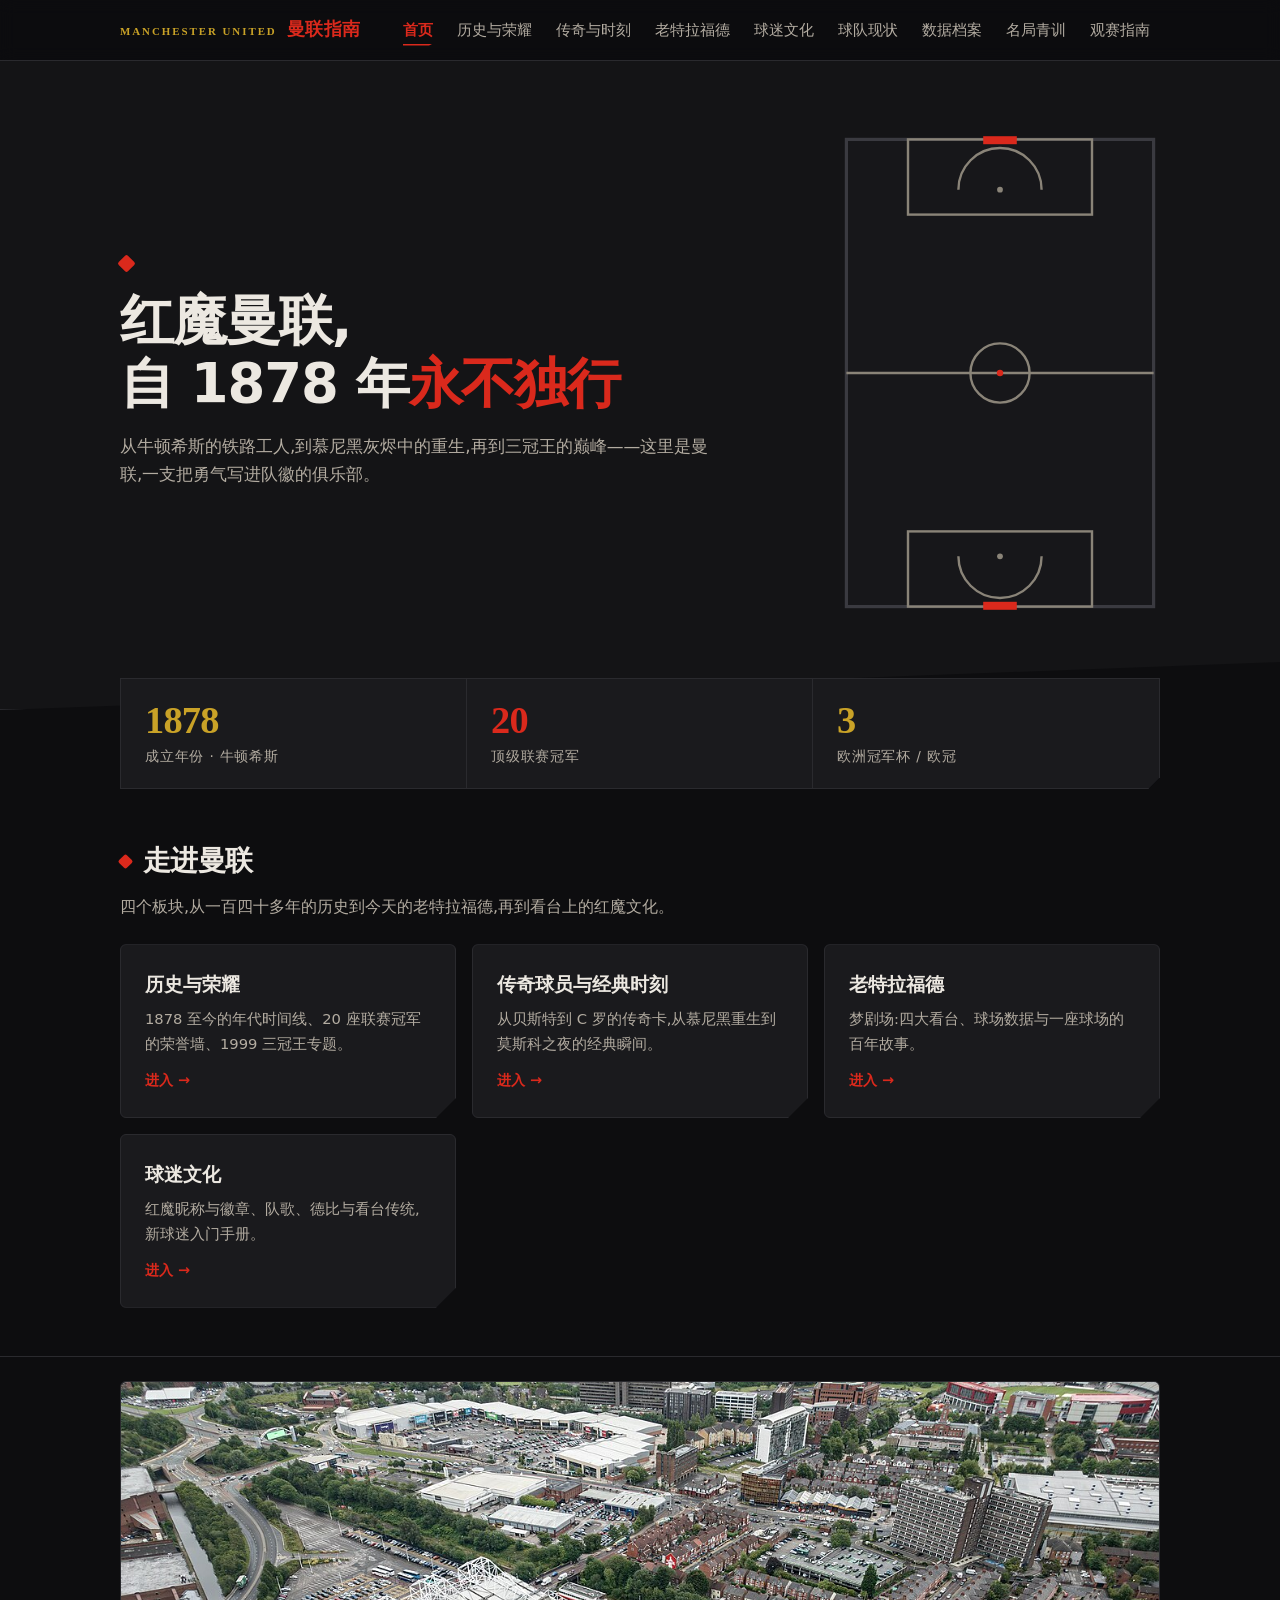
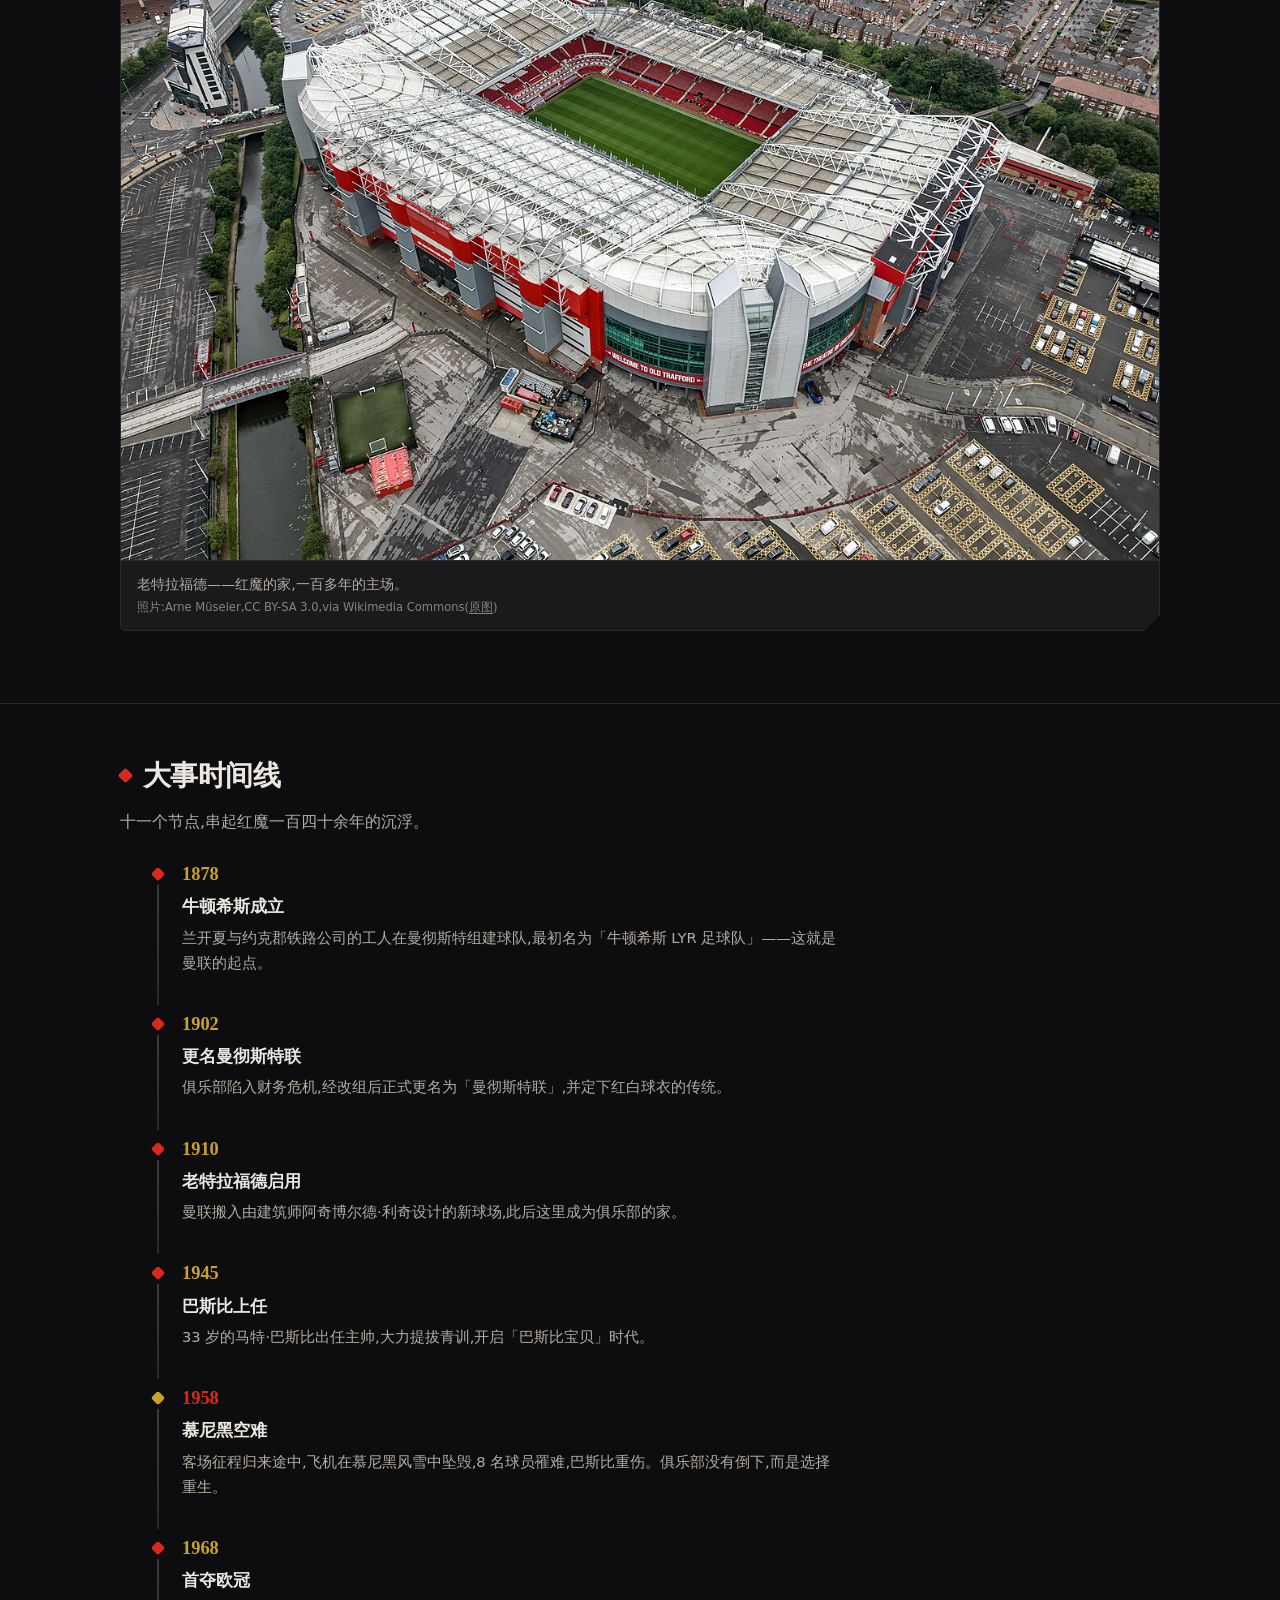
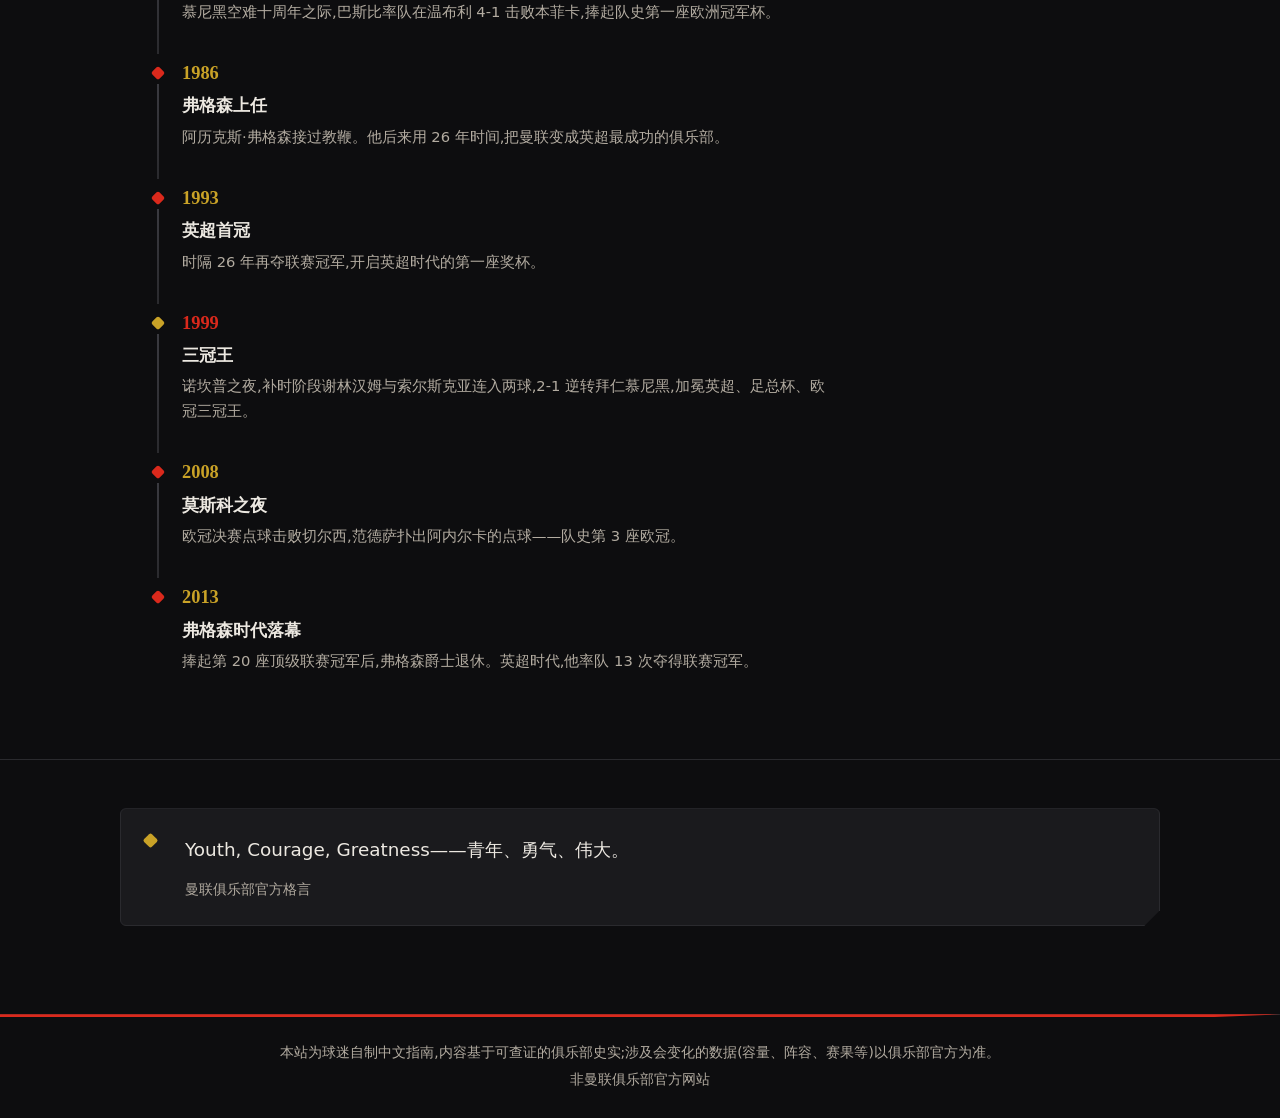
<file: index.html>
<!DOCTYPE html>
<html lang="zh-CN">
<head>
  <meta charset="UTF-8">
  <meta name="viewport" content="width=device-width, initial-scale=1.0">
  <title>曼联球迷指南 — 红魔历史 · 荣誉 · 传奇</title>
  <meta name="description" content="中文曼联球迷指南:历史与荣耀、传奇球员与经典时刻、老特拉福德、球迷文化。以可查证的俱乐部史实为准。">
  <meta property="og:type" content="website">
  <meta property="og:site_name" content="曼联球迷指南">
  <meta property="og:title" content="曼联球迷指南 — 红魔历史 · 荣誉 · 传奇">
  <meta property="og:image" content="https://yxtman.github.io/man/images/og-cover.png">
  <meta property="og:url" content="https://yxtman.github.io/man/">
  <meta property="og:description" content="中文曼联球迷指南:历史与荣耀、传奇球员与经典时刻、老特拉福德、球迷文化。以可查证的俱乐部史实为准。">
  <meta property="og:locale" content="zh_CN">
  <meta name="twitter:card" content="summary_large_image">
  <link rel="canonical" href="https://yxtman.github.io/man/">
  <meta name="twitter:card" content="summary_large_image">
  <link rel="icon" href="data:image/svg+xml,%3Csvg xmlns='http://www.w3.org/2000/svg' viewBox='0 0 16 16'%3E%3Crect x='5' y='5' width='6' height='6' fill='%23DA291C' transform='rotate(45 8 8)'/%3E%3C/svg%3E">
  <link rel="stylesheet" href="css/style.css">
</head>
<body>

<header class="site-header">
  <div class="container header-inner">
    <a class="logo" href="index.html"><em>MANCHESTER UNITED</em><span>曼联指南</span></a>
    <button type="button" class="nav-toggle" id="navToggle" aria-label="打开菜单" aria-controls="siteNav" aria-expanded="false">菜单</button>
    <nav class="site-nav" id="siteNav" aria-label="主导航">
      <a href="index.html" class="active" aria-current="page">首页</a>
      <a href="history.html">历史与荣耀</a>
      <a href="legends.html">传奇与时刻</a>
      <a href="theater.html">老特拉福德</a>
      <a href="culture.html">球迷文化</a>
      <a href="team.html">球队现状</a>
      <a href="records.html">数据档案</a>
      <a href="classics.html">名局青训</a>
      <a href="watch.html">观赛指南</a>
    </nav>
  </div>
</header>

<main>

  <!-- Hero:唯一焦点时刻 = 球场线揭示 -->
  <section class="hero hero-home">
    <div class="container hero-grid">
      <div class="hero-copy">
        <h1>红魔曼联,<br>自 1878 年<em>永不独行</em></h1>
        <p>从牛顿希斯的铁路工人,到慕尼黑灰烬中的重生,再到三冠王的巅峰——这里是曼联,一支把勇气写进队徽的俱乐部。</p>
      </div>
      <div class="pitch-art" aria-hidden="true">
        <svg viewBox="0 0 200 300" xmlns="http://www.w3.org/2000/svg">
          <rect x="4" y="4" width="192" height="292" rx="2" fill="#17171a"/>
          <rect x="4" y="4" width="192" height="292" fill="none" stroke="#3a3a40" stroke-width="2"/>
          <line x1="4" y1="150" x2="196" y2="150" stroke="#8a8478" stroke-width="1.5"/>
          <circle cx="100" cy="150" r="18.5" fill="none" stroke="#8a8478" stroke-width="1.5"/>
          <circle cx="100" cy="150" r="2" fill="#DA291C"/>
          <!-- 上禁区 -->
          <rect x="42.5" y="4" width="115" height="47" fill="none" stroke="#8a8478" stroke-width="1.5"/>
          <circle cx="100" cy="35.4" r="1.8" fill="#8a8478"/>
          <path d="M74,35.4 A26,26 0 0 1 126,35.4" fill="none" stroke="#8a8478" stroke-width="1.5"/>
          <rect x="89.5" y="2" width="21" height="5" fill="#DA291C"/>
          <!-- 下禁区 -->
          <rect x="42.5" y="249" width="115" height="47" fill="none" stroke="#8a8478" stroke-width="1.5"/>
          <circle cx="100" cy="264.6" r="1.8" fill="#8a8478"/>
          <path d="M74,264.6 A26,26 0 0 0 126,264.6" fill="none" stroke="#8a8478" stroke-width="1.5"/>
          <rect x="89.5" y="293" width="21" height="5" fill="#DA291C"/>
        </svg>
      </div>
    </div>
  </section>

  <!-- 核心数据 -->
  <div class="container stat-strip-wrap">
    <div class="stat-strip">
      <div><div class="num">1878</div><div class="label">成立年份 · 牛顿希斯</div></div>
      <div><div class="num red">20</div><div class="label">顶级联赛冠军</div></div>
      <div><div class="num">3</div><div class="label">欧洲冠军杯 / 欧冠</div></div>
    </div>
  </div>

  <!-- 板块导航 -->
  <section class="section">
    <div class="container">
      <h2 class="section-title">走进曼联</h2>
      <p class="section-desc">四个板块,从一百四十多年的历史到今天的老特拉福德,再到看台上的红魔文化。</p>
      <div class="grid">
        <a class="section-card" href="history.html">
          <h3>历史与荣耀</h3>
          <p>1878 至今的年代时间线、20 座联赛冠军的荣誉墙、1999 三冠王专题。</p>
          <span class="go">进入 →</span>
        </a>
        <a class="section-card" href="legends.html">
          <h3>传奇球员与经典时刻</h3>
          <p>从贝斯特到 C 罗的传奇卡,从慕尼黑重生到莫斯科之夜的经典瞬间。</p>
          <span class="go">进入 →</span>
        </a>
        <a class="section-card" href="theater.html">
          <h3>老特拉福德</h3>
          <p>梦剧场:四大看台、球场数据与一座球场的百年故事。</p>
          <span class="go">进入 →</span>
        </a>
        <a class="section-card" href="culture.html">
          <h3>球迷文化</h3>
          <p>红魔昵称与徽章、队歌、德比与看台传统,新球迷入门手册。</p>
          <span class="go">进入 →</span>
        </a>
      </div>
    </div>
  </section>

  <!-- 球场一瞥 -->
  <section class="section section-flush">
    <div class="container">
      <figure class="figure">
        <img src="images/ot-exterior.jpg" alt="老特拉福德球场鸟瞰,红色座椅与白色屋顶清晰可见" loading="lazy" decoding="async" width="1280" height="853">
        <figcaption>老特拉福德——红魔的家,一百多年的主场。
          <span class="credit">照片:Arne Müseler,CC BY-SA 3.0,via Wikimedia Commons(<a href="https://commons.wikimedia.org/wiki/File:Manchester_United_Old_Trafford.jpg" rel="nofollow">原图</a>)</span>
        </figcaption>
      </figure>
    </div>
  </section>

  <!-- 大事时间线 -->
  <section class="section">
    <div class="container">
      <h2 class="section-title">大事时间线</h2>
      <p class="section-desc">十一个节点,串起红魔一百四十余年的沉浮。</p>
      <ul class="timeline">
        <li><span class="year">1878</span><h3>牛顿希斯成立</h3><p>兰开夏与约克郡铁路公司的工人在曼彻斯特组建球队,最初名为「牛顿希斯 LYR 足球队」——这就是曼联的起点。</p></li>
        <li><span class="year">1902</span><h3>更名曼彻斯特联</h3><p>俱乐部陷入财务危机,经改组后正式更名为「曼彻斯特联」,并定下红白球衣的传统。</p></li>
        <li><span class="year">1910</span><h3>老特拉福德启用</h3><p>曼联搬入由建筑师阿奇博尔德·利奇设计的新球场,此后这里成为俱乐部的家。</p></li>
        <li><span class="year">1945</span><h3>巴斯比上任</h3><p>33 岁的马特·巴斯比出任主帅,大力提拔青训,开启「巴斯比宝贝」时代。</p></li>
        <li class="gold"><span class="year red">1958</span><h3>慕尼黑空难</h3><p>客场征程归来途中,飞机在慕尼黑风雪中坠毁,8 名球员罹难,巴斯比重伤。俱乐部没有倒下,而是选择重生。</p></li>
        <li><span class="year">1968</span><h3>首夺欧冠</h3><p>慕尼黑空难十周年之际,巴斯比率队在温布利 4-1 击败本菲卡,捧起队史第一座欧洲冠军杯。</p></li>
        <li><span class="year">1986</span><h3>弗格森上任</h3><p>阿历克斯·弗格森接过教鞭。他后来用 26 年时间,把曼联变成英超最成功的俱乐部。</p></li>
        <li><span class="year">1993</span><h3>英超首冠</h3><p>时隔 26 年再夺联赛冠军,开启英超时代的第一座奖杯。</p></li>
        <li class="gold"><span class="year red">1999</span><h3>三冠王</h3><p>诺坎普之夜,补时阶段谢林汉姆与索尔斯克亚连入两球,2-1 逆转拜仁慕尼黑,加冕英超、足总杯、欧冠三冠王。</p></li>
        <li><span class="year">2008</span><h3>莫斯科之夜</h3><p>欧冠决赛点球击败切尔西,范德萨扑出阿内尔卡的点球——队史第 3 座欧冠。</p></li>
        <li><span class="year">2013</span><h3>弗格森时代落幕</h3><p>捧起第 20 座顶级联赛冠军后,弗格森爵士退休。英超时代,他率队 13 次夺得联赛冠军。</p></li>
      </ul>
    </div>
  </section>

  <!-- 引语 -->
  <section class="section">
    <div class="container">
      <div class="quote">
        <blockquote>Youth, Courage, Greatness——青年、勇气、伟大。</blockquote>
        <cite>曼联俱乐部官方格言</cite>
      </div>
    </div>
  </section>

</main>

<footer class="site-footer">
  <div class="container">
    <p>本站为球迷自制中文指南,内容基于可查证的俱乐部史实;涉及会变化的数据(容量、阵容、赛果等)以俱乐部官方为准。</p>
    <p>非曼联俱乐部官方网站</p>
  </div>
</footer>

<script src="js/main.js"></script>
</body>
</html>
</file>
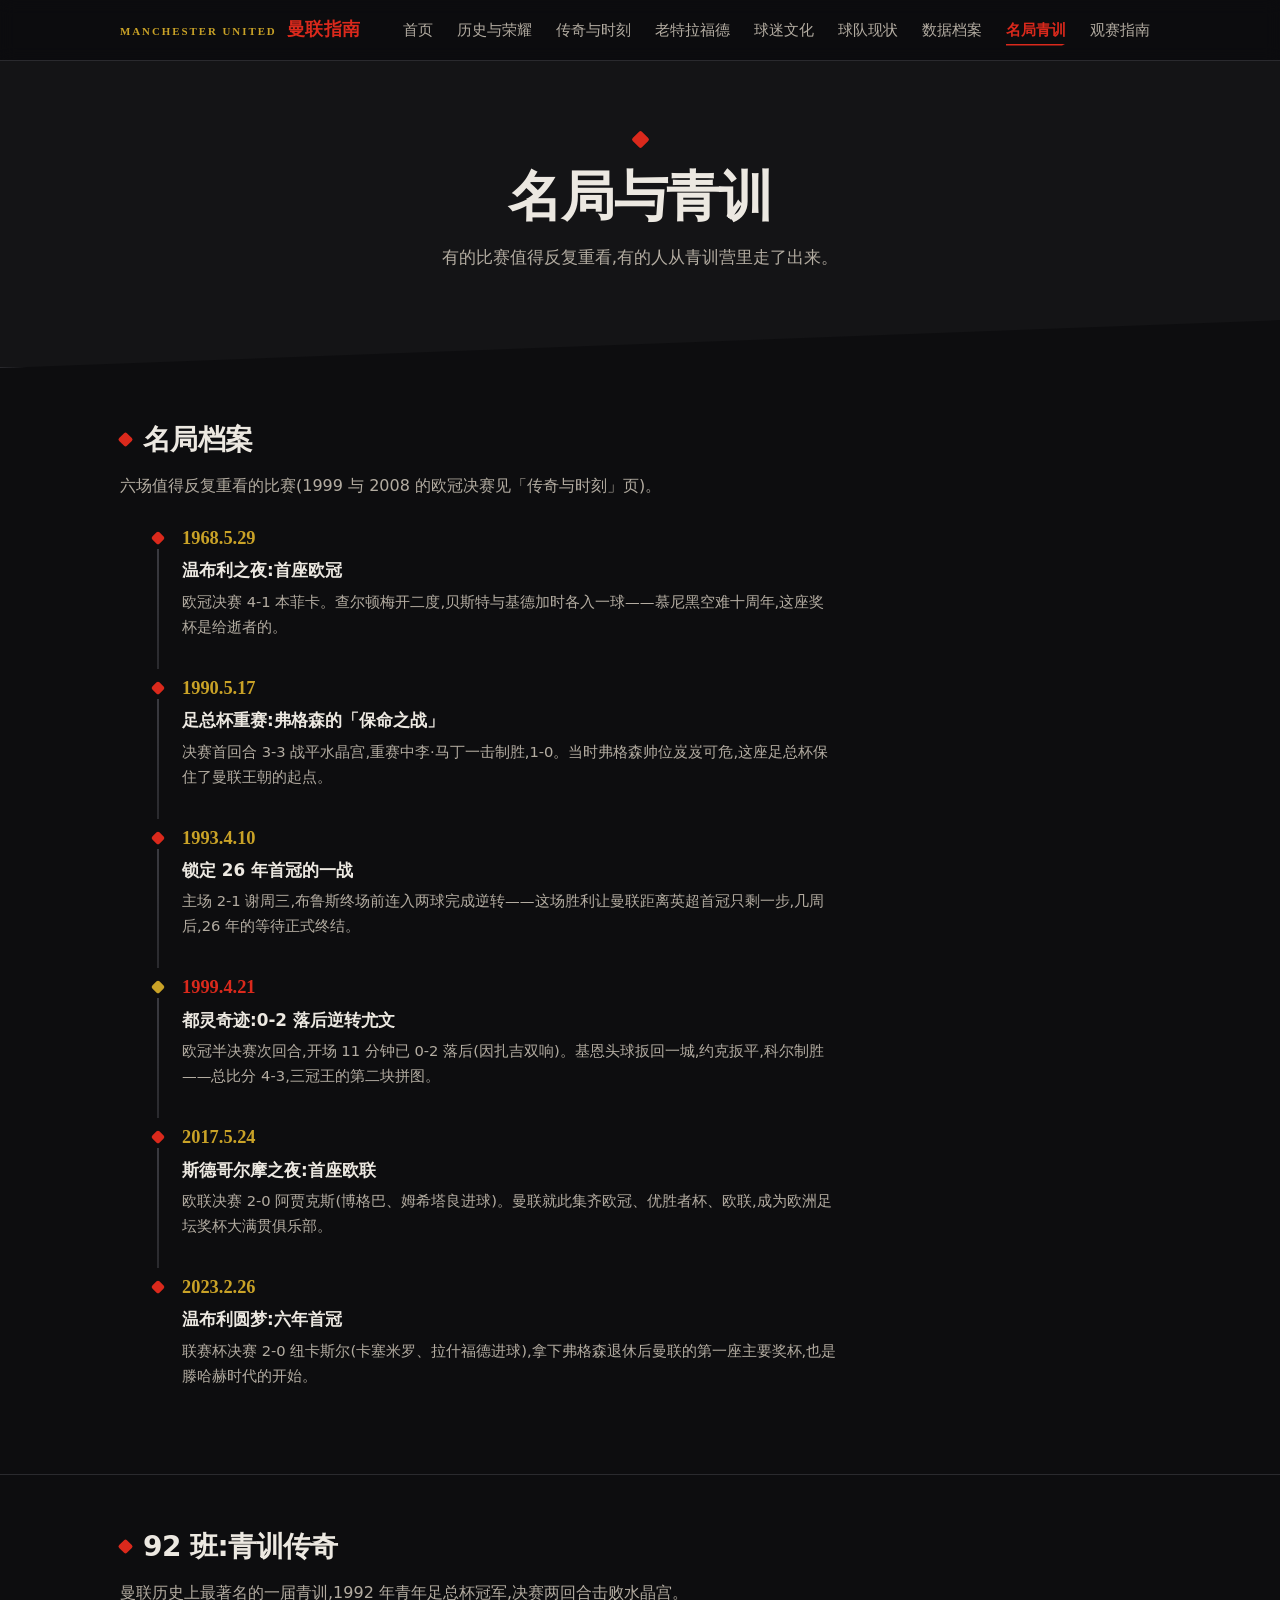
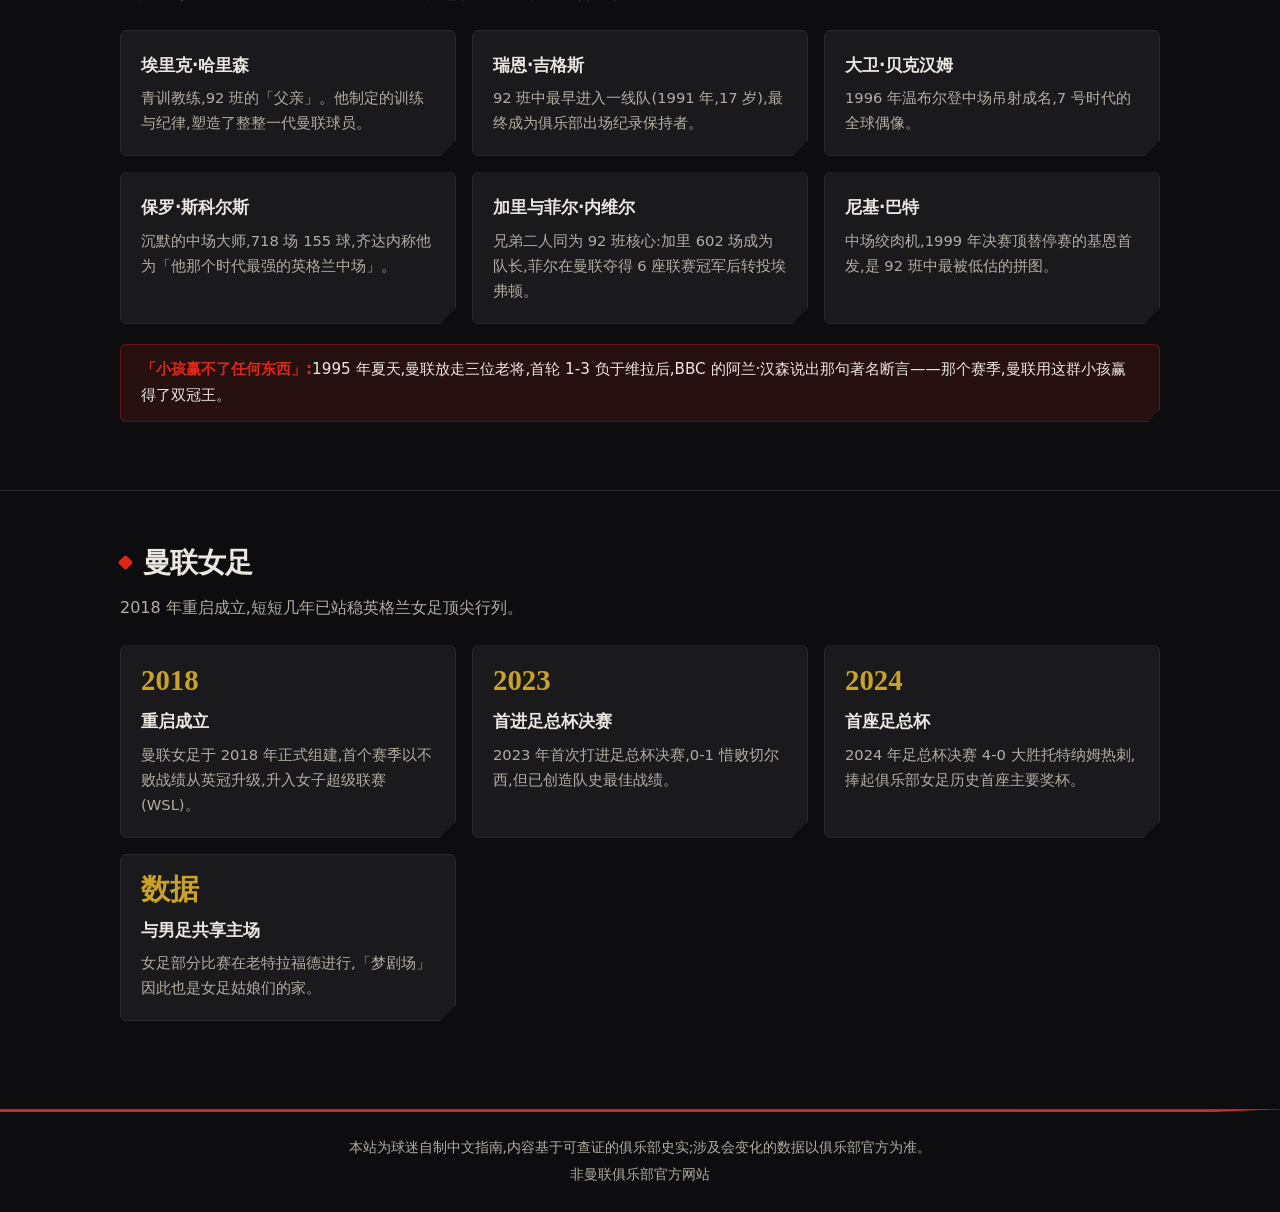
<file: classics.html>
<!DOCTYPE html>
<html lang="zh-CN">
<head>
  <meta charset="UTF-8">
  <meta name="viewport" content="width=device-width, initial-scale=1.0">
  <title>名局与青训 | 曼联球迷指南</title>
  <meta name="description" content="曼联经典比赛档案、92 班青训传奇与曼联女足。">
  <meta property="og:type" content="website">
  <meta property="og:site_name" content="曼联球迷指南">
  <meta property="og:title" content="名局与青训 | 曼联球迷指南">
  <meta property="og:image" content="https://yxtman.github.io/man/images/og-cover.png">
  <meta property="og:url" content="https://yxtman.github.io/man/classics.html">
  <meta property="og:description" content="曼联经典比赛档案、92 班青训传奇与曼联女足。">
  <meta property="og:locale" content="zh_CN">
  <meta name="twitter:card" content="summary_large_image">
  <link rel="canonical" href="https://yxtman.github.io/man/classics.html">
  <meta name="twitter:card" content="summary_large_image">
  <link rel="icon" href="data:image/svg+xml,%3Csvg xmlns='http://www.w3.org/2000/svg' viewBox='0 0 16 16'%3E%3Crect x='5' y='5' width='6' height='6' fill='%23DA291C' transform='rotate(45 8 8)'/%3E%3C/svg%3E">
  <link rel="stylesheet" href="css/style.css">
</head>
<body>

<header class="site-header">
  <div class="container header-inner">
    <a class="logo" href="index.html"><em>MANCHESTER UNITED</em><span>曼联指南</span></a>
    <button type="button" class="nav-toggle" id="navToggle" aria-label="打开菜单" aria-controls="siteNav" aria-expanded="false">菜单</button>
    <nav class="site-nav" id="siteNav" aria-label="主导航">
      <a href="index.html">首页</a>
      <a href="history.html">历史与荣耀</a>
      <a href="legends.html">传奇与时刻</a>
      <a href="theater.html">老特拉福德</a>
      <a href="culture.html">球迷文化</a>
      <a href="team.html">球队现状</a>
      <a href="records.html">数据档案</a>
      <a href="classics.html" class="active" aria-current="page">名局青训</a>
      <a href="watch.html">观赛指南</a>
    </nav>
  </div>
</header>

<main>

  <section class="hero">
    <div class="container">
      <h1>名局与青训</h1>
      <p>有的比赛值得反复重看,有的人从青训营里走了出来。</p>
    </div>
  </section>

  <!-- 名局档案 -->
  <section class="section">
    <div class="container">
      <h2 class="section-title">名局档案</h2>
      <p class="section-desc">六场值得反复重看的比赛(1999 与 2008 的欧冠决赛见「传奇与时刻」页)。</p>
      <ul class="timeline">

        <li><span class="year">1968.5.29</span><h3>温布利之夜:首座欧冠</h3><p>欧冠决赛 4-1 本菲卡。查尔顿梅开二度,贝斯特与基德加时各入一球——慕尼黑空难十周年,这座奖杯是给逝者的。</p></li>

        <li><span class="year">1990.5.17</span><h3>足总杯重赛:弗格森的「保命之战」</h3><p>决赛首回合 3-3 战平水晶宫,重赛中李·马丁一击制胜,1-0。当时弗格森帅位岌岌可危,这座足总杯保住了曼联王朝的起点。</p></li>

        <li><span class="year">1993.4.10</span><h3>锁定 26 年首冠的一战</h3><p>主场 2-1 谢周三,布鲁斯终场前连入两球完成逆转——这场胜利让曼联距离英超首冠只剩一步,几周后,26 年的等待正式终结。</p></li>

        <li class="gold"><span class="year red">1999.4.21</span><h3>都灵奇迹:0-2 落后逆转尤文</h3><p>欧冠半决赛次回合,开场 11 分钟已 0-2 落后(因扎吉双响)。基恩头球扳回一城,约克扳平,科尔制胜——总比分 4-3,三冠王的第二块拼图。</p></li>

        <li><span class="year">2017.5.24</span><h3>斯德哥尔摩之夜:首座欧联</h3><p>欧联决赛 2-0 阿贾克斯(博格巴、姆希塔良进球)。曼联就此集齐欧冠、优胜者杯、欧联,成为欧洲足坛奖杯大满贯俱乐部。</p></li>

        <li><span class="year">2023.2.26</span><h3>温布利圆梦:六年首冠</h3><p>联赛杯决赛 2-0 纽卡斯尔(卡塞米罗、拉什福德进球),拿下弗格森退休后曼联的第一座主要奖杯,也是滕哈赫时代的开始。</p></li>

      </ul>
    </div>
  </section>

  <!-- 92 班 -->
  <section class="section">
    <div class="container">
      <h2 class="section-title">92 班:青训传奇</h2>
      <p class="section-desc">曼联历史上最著名的一届青训,1992 年青年足总杯冠军,决赛两回合击败水晶宫。</p>
      <div class="grid">
        <div class="card"><h3>埃里克·哈里森</h3><p>青训教练,92 班的「父亲」。他制定的训练与纪律,塑造了整整一代曼联球员。</p></div>
        <div class="card"><h3>瑞恩·吉格斯</h3><p>92 班中最早进入一线队(1991 年,17 岁),最终成为俱乐部出场纪录保持者。</p></div>
        <div class="card"><h3>大卫·贝克汉姆</h3><p>1996 年温布尔登中场吊射成名,7 号时代的全球偶像。</p></div>
        <div class="card"><h3>保罗·斯科尔斯</h3><p>沉默的中场大师,718 场 155 球,齐达内称他为「他那个时代最强的英格兰中场」。</p></div>
        <div class="card"><h3>加里与菲尔·内维尔</h3><p>兄弟二人同为 92 班核心:加里 602 场成为队长,菲尔在曼联夺得 6 座联赛冠军后转投埃弗顿。</p></div>
        <div class="card"><h3>尼基·巴特</h3><p>中场绞肉机,1999 年决赛顶替停赛的基恩首发,是 92 班中最被低估的拼图。</p></div>
      </div>
      <div class="callout">
        <strong>「小孩赢不了任何东西」:</strong>1995 年夏天,曼联放走三位老将,首轮 1-3 负于维拉后,BBC 的阿兰·汉森说出那句著名断言——那个赛季,曼联用这群小孩赢得了双冠王。
      </div>
    </div>
  </section>

  <!-- 女足 -->
  <section class="section">
    <div class="container">
      <h2 class="section-title">曼联女足</h2>
      <p class="section-desc">2018 年重启成立,短短几年已站稳英格兰女足顶尖行列。</p>
      <div class="grid">
        <div class="card"><div class="kicker-num">2018</div><h3>重启成立</h3><p>曼联女足于 2018 年正式组建,首个赛季以不败战绩从英冠升级,升入女子超级联赛(WSL)。</p></div>
        <div class="card"><div class="kicker-num">2023</div><h3>首进足总杯决赛</h3><p>2023 年首次打进足总杯决赛,0-1 惜败切尔西,但已创造队史最佳战绩。</p></div>
        <div class="card"><div class="kicker-num">2024</div><h3>首座足总杯</h3><p>2024 年足总杯决赛 4-0 大胜托特纳姆热刺,捧起俱乐部女足历史首座主要奖杯。</p></div>
        <div class="card"><div class="kicker-num">数据</div><h3>与男足共享主场</h3><p>女足部分比赛在老特拉福德进行,「梦剧场」因此也是女足姑娘们的家。</p></div>
      </div>
    </div>
  </section>

</main>

<footer class="site-footer">
  <div class="container">
    <p>本站为球迷自制中文指南,内容基于可查证的俱乐部史实;涉及会变化的数据以俱乐部官方为准。</p>
    <p>非曼联俱乐部官方网站</p>
  </div>
</footer>

<script src="js/main.js"></script>
</body>
</html>
</file>
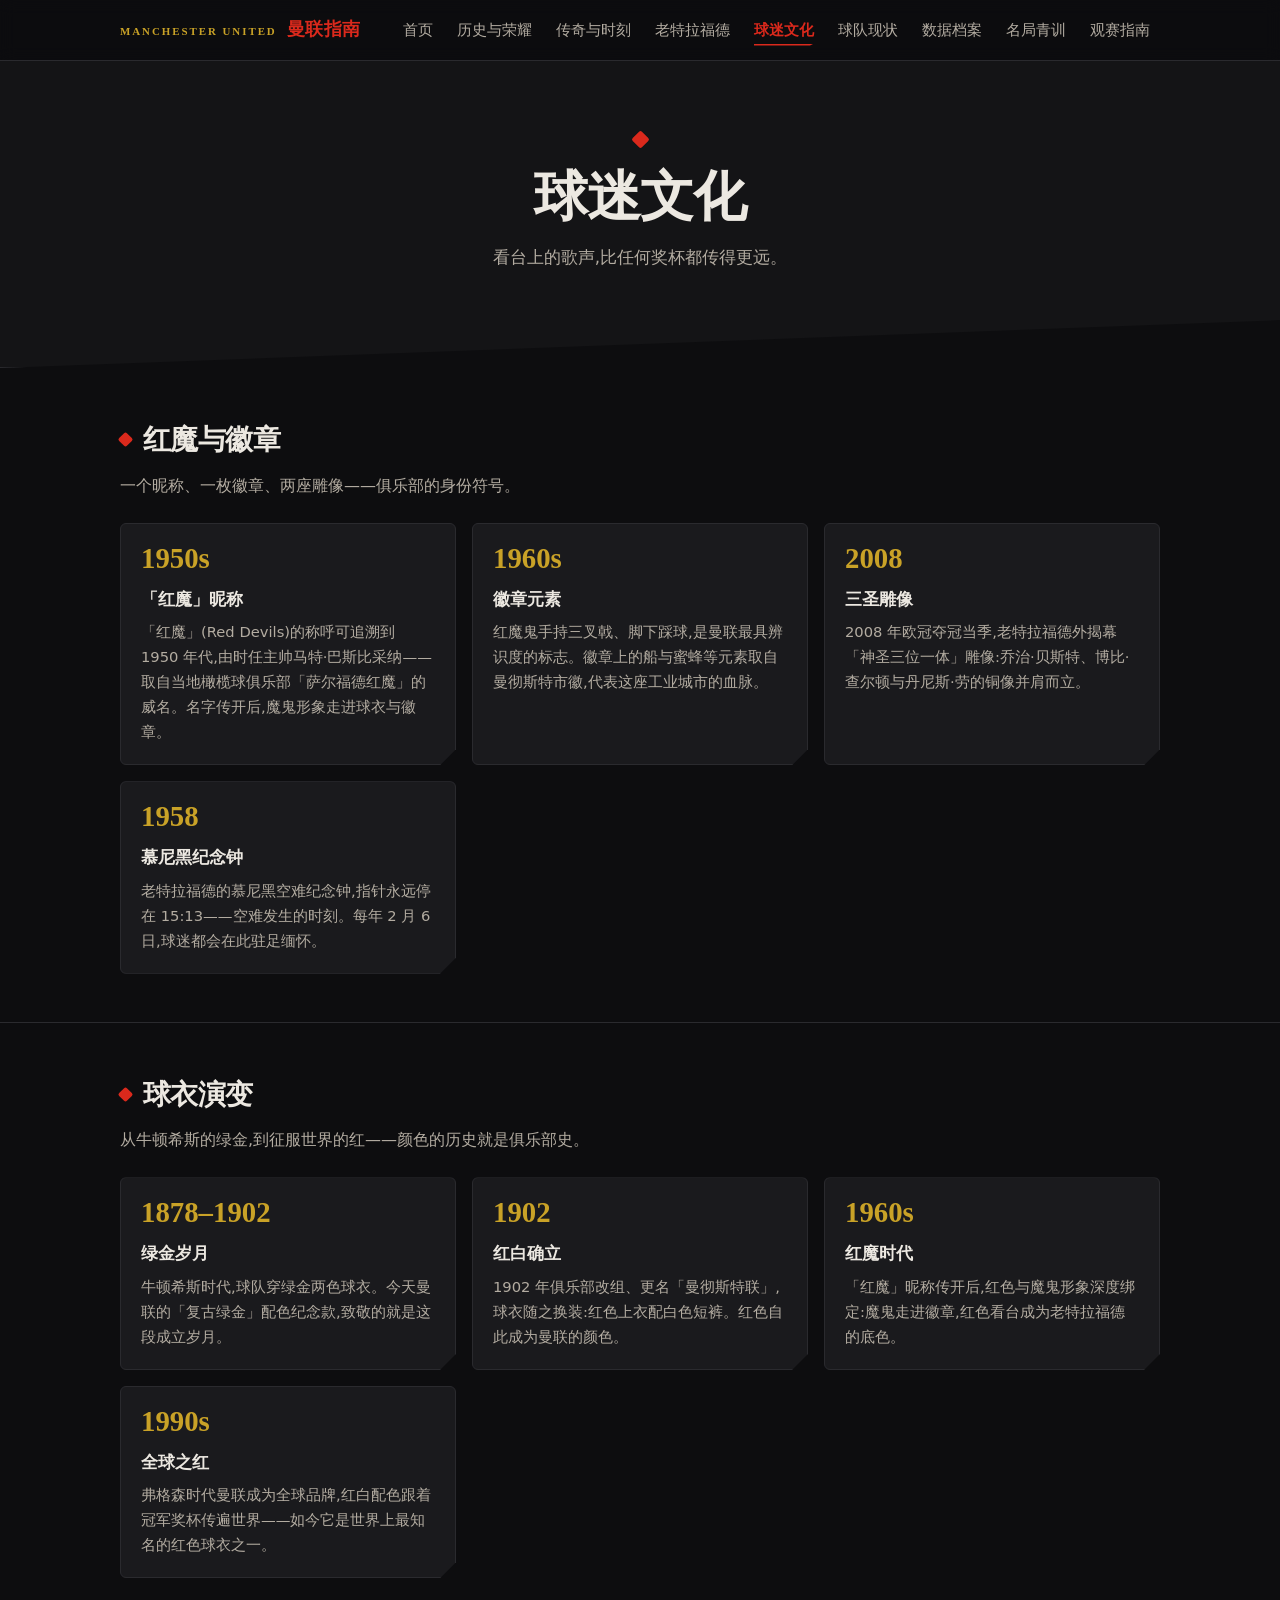
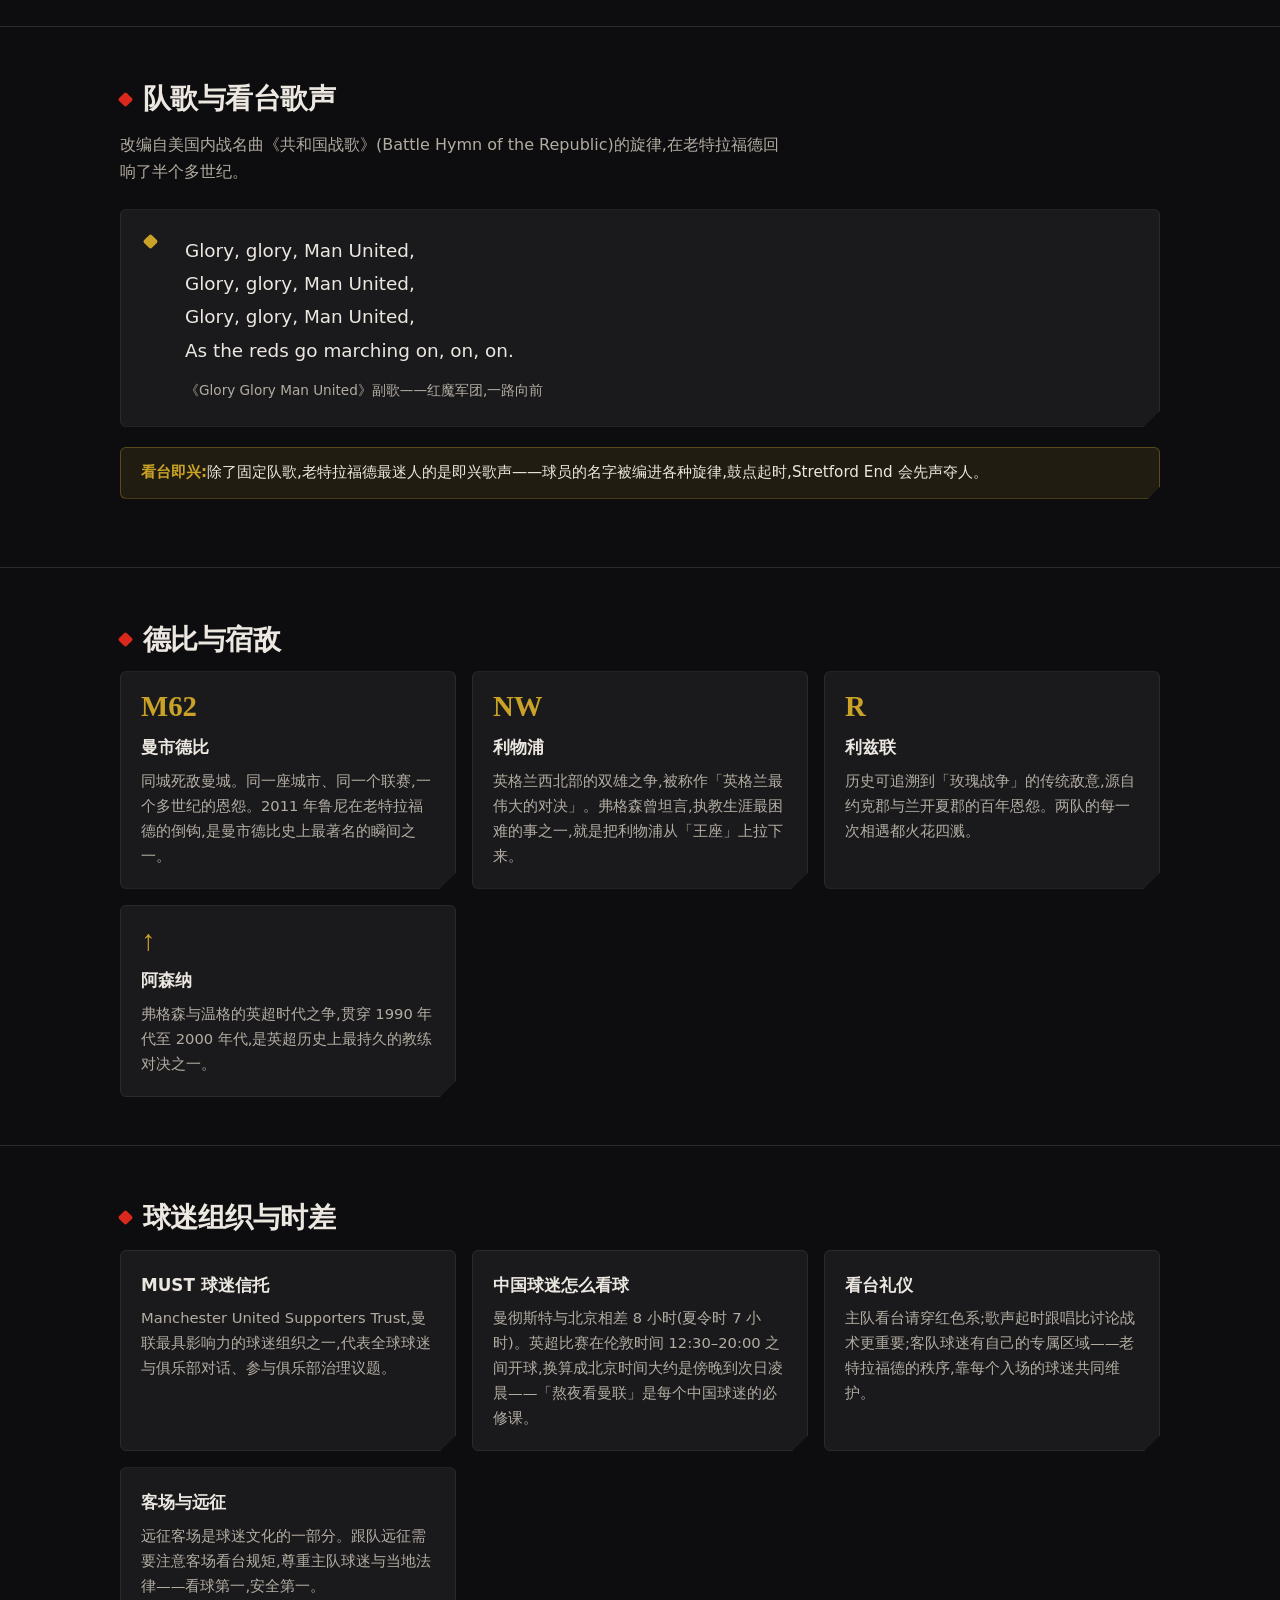
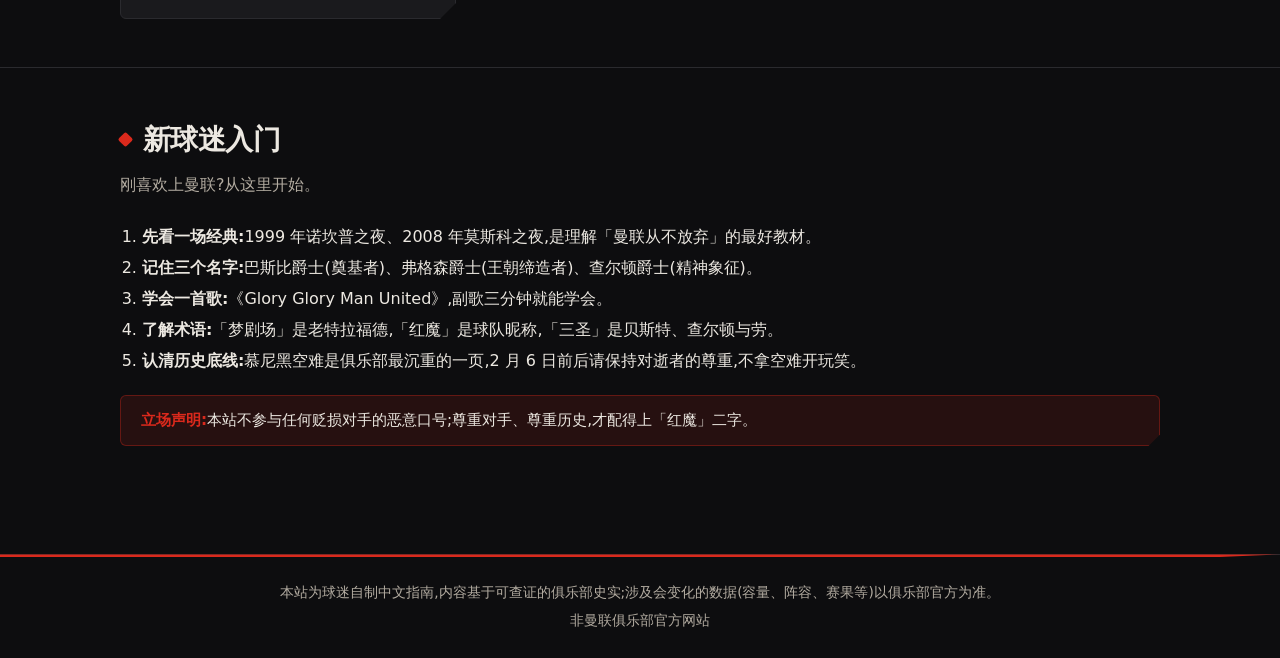
<file: culture.html>
<!DOCTYPE html>
<html lang="zh-CN">
<head>
  <meta charset="UTF-8">
  <meta name="viewport" content="width=device-width, initial-scale=1.0">
  <title>球迷文化 | 曼联球迷指南</title>
  <meta name="description" content="曼联球迷文化:红魔昵称与徽章、队歌、德比文化、看台传统与新球迷入门。">
  <meta property="og:type" content="website">
  <meta property="og:site_name" content="曼联球迷指南">
  <meta property="og:title" content="球迷文化 | 曼联球迷指南">
  <meta property="og:image" content="https://yxtman.github.io/man/images/og-cover.png">
  <meta property="og:url" content="https://yxtman.github.io/man/culture.html">
  <meta property="og:description" content="曼联球迷文化:红魔昵称与徽章、队歌、德比文化、看台传统与新球迷入门。">
  <meta property="og:locale" content="zh_CN">
  <meta name="twitter:card" content="summary_large_image">
  <link rel="canonical" href="https://yxtman.github.io/man/culture.html">
  <meta name="twitter:card" content="summary_large_image">
  <link rel="icon" href="data:image/svg+xml,%3Csvg xmlns='http://www.w3.org/2000/svg' viewBox='0 0 16 16'%3E%3Crect x='5' y='5' width='6' height='6' fill='%23DA291C' transform='rotate(45 8 8)'/%3E%3C/svg%3E">
  <link rel="stylesheet" href="css/style.css">
</head>
<body>

<header class="site-header">
  <div class="container header-inner">
    <a class="logo" href="index.html"><em>MANCHESTER UNITED</em><span>曼联指南</span></a>
    <button type="button" class="nav-toggle" id="navToggle" aria-label="打开菜单" aria-controls="siteNav" aria-expanded="false">菜单</button>
    <nav class="site-nav" id="siteNav" aria-label="主导航">
      <a href="index.html">首页</a>
      <a href="history.html">历史与荣耀</a>
      <a href="legends.html">传奇与时刻</a>
      <a href="theater.html">老特拉福德</a>
      <a href="culture.html" class="active" aria-current="page">球迷文化</a>
      <a href="team.html">球队现状</a>
      <a href="records.html">数据档案</a>
      <a href="classics.html">名局青训</a>
      <a href="watch.html">观赛指南</a>
    </nav>
  </div>
</header>

<main>

  <section class="hero">
    <div class="container">
      <h1>球迷文化</h1>
      <p>看台上的歌声,比任何奖杯都传得更远。</p>
    </div>
  </section>

  <!-- 红魔与徽章 -->
  <section class="section">
    <div class="container">
      <h2 class="section-title">红魔与徽章</h2>
      <p class="section-desc">一个昵称、一枚徽章、两座雕像——俱乐部的身份符号。</p>
      <div class="grid">
        <div class="card">
          <div class="kicker-num">1950s</div>
          <h3>「红魔」昵称</h3>
          <p>「红魔」(Red Devils)的称呼可追溯到 1950 年代,由时任主帅马特·巴斯比采纳——取自当地橄榄球俱乐部「萨尔福德红魔」的威名。名字传开后,魔鬼形象走进球衣与徽章。</p>
        </div>
        <div class="card">
          <div class="kicker-num">1960s</div>
          <h3>徽章元素</h3>
          <p>红魔鬼手持三叉戟、脚下踩球,是曼联最具辨识度的标志。徽章上的船与蜜蜂等元素取自曼彻斯特市徽,代表这座工业城市的血脉。</p>
        </div>
        <div class="card">
          <div class="kicker-num">2008</div>
          <h3>三圣雕像</h3>
          <p>2008 年欧冠夺冠当季,老特拉福德外揭幕「神圣三位一体」雕像:乔治·贝斯特、博比·查尔顿与丹尼斯·劳的铜像并肩而立。</p>
        </div>
        <div class="card">
          <div class="kicker-num">1958</div>
          <h3>慕尼黑纪念钟</h3>
          <p>老特拉福德的慕尼黑空难纪念钟,指针永远停在 15:13——空难发生的时刻。每年 2 月 6 日,球迷都会在此驻足缅怀。</p>
        </div>
      </div>
    </div>
  </section>

  <!-- 球衣演变 -->
  <section class="section">
    <div class="container">
      <h2 class="section-title">球衣演变</h2>
      <p class="section-desc">从牛顿希斯的绿金,到征服世界的红——颜色的历史就是俱乐部史。</p>
      <div class="grid">
        <div class="card">
          <div class="kicker-num">1878–1902</div>
          <h3>绿金岁月</h3>
          <p>牛顿希斯时代,球队穿绿金两色球衣。今天曼联的「复古绿金」配色纪念款,致敬的就是这段成立岁月。</p>
        </div>
        <div class="card">
          <div class="kicker-num">1902</div>
          <h3>红白确立</h3>
          <p>1902 年俱乐部改组、更名「曼彻斯特联」,球衣随之换装:红色上衣配白色短裤。红色自此成为曼联的颜色。</p>
        </div>
        <div class="card">
          <div class="kicker-num">1960s</div>
          <h3>红魔时代</h3>
          <p>「红魔」昵称传开后,红色与魔鬼形象深度绑定:魔鬼走进徽章,红色看台成为老特拉福德的底色。</p>
        </div>
        <div class="card">
          <div class="kicker-num">1990s</div>
          <h3>全球之红</h3>
          <p>弗格森时代曼联成为全球品牌,红白配色跟着冠军奖杯传遍世界——如今它是世界上最知名的红色球衣之一。</p>
        </div>
      </div>
    </div>
  </section>

  <!-- 队歌 -->
  <section class="section">
    <div class="container">
      <h2 class="section-title">队歌与看台歌声</h2>
      <p class="section-desc">改编自美国内战名曲《共和国战歌》(Battle Hymn of the Republic)的旋律,在老特拉福德回响了半个多世纪。</p>
      <div class="quote">
        <blockquote>
          Glory, glory, Man United,<br>
          Glory, glory, Man United,<br>
          Glory, glory, Man United,<br>
          As the reds go marching on, on, on.
        </blockquote>
        <cite>《Glory Glory Man United》副歌——红魔军团,一路向前</cite>
      </div>
      <div class="callout tip">
        <strong>看台即兴:</strong>除了固定队歌,老特拉福德最迷人的是即兴歌声——球员的名字被编进各种旋律,鼓点起时,Stretford End 会先声夺人。
      </div>
    </div>
  </section>

  <!-- 德比文化 -->
  <section class="section">
    <div class="container">
      <h2 class="section-title">德比与宿敌</h2>
      <div class="grid">
        <div class="card">
          <div class="kicker-num">M62</div>
          <h3>曼市德比</h3>
          <p>同城死敌曼城。同一座城市、同一个联赛,一个多世纪的恩怨。2011 年鲁尼在老特拉福德的倒钩,是曼市德比史上最著名的瞬间之一。</p>
        </div>
        <div class="card">
          <div class="kicker-num">NW</div>
          <h3>利物浦</h3>
          <p>英格兰西北部的双雄之争,被称作「英格兰最伟大的对决」。弗格森曾坦言,执教生涯最困难的事之一,就是把利物浦从「王座」上拉下来。</p>
        </div>
        <div class="card">
          <div class="kicker-num">R</div>
          <h3>利兹联</h3>
          <p>历史可追溯到「玫瑰战争」的传统敌意,源自约克郡与兰开夏郡的百年恩怨。两队的每一次相遇都火花四溅。</p>
        </div>
        <div class="card">
          <div class="kicker-num">↑</div>
          <h3>阿森纳</h3>
          <p>弗格森与温格的英超时代之争,贯穿 1990 年代至 2000 年代,是英超历史上最持久的教练对决之一。</p>
        </div>
      </div>
    </div>
  </section>

  <!-- 球迷组织与时差 -->
  <section class="section">
    <div class="container">
      <h2 class="section-title">球迷组织与时差</h2>
      <div class="grid">
        <div class="card">
          <h3>MUST 球迷信托</h3>
          <p>Manchester United Supporters Trust,曼联最具影响力的球迷组织之一,代表全球球迷与俱乐部对话、参与俱乐部治理议题。</p>
        </div>
        <div class="card">
          <h3>中国球迷怎么看球</h3>
          <p>曼彻斯特与北京相差 8 小时(夏令时 7 小时)。英超比赛在伦敦时间 12:30–20:00 之间开球,换算成北京时间大约是傍晚到次日凌晨——「熬夜看曼联」是每个中国球迷的必修课。</p>
        </div>
        <div class="card">
          <h3>看台礼仪</h3>
          <p>主队看台请穿红色系;歌声起时跟唱比讨论战术更重要;客队球迷有自己的专属区域——老特拉福德的秩序,靠每个入场的球迷共同维护。</p>
        </div>
        <div class="card">
          <h3>客场与远征</h3>
          <p>远征客场是球迷文化的一部分。跟队远征需要注意客场看台规矩,尊重主队球迷与当地法律——看球第一,安全第一。</p>
        </div>
      </div>
    </div>
  </section>

  <!-- 新球迷入门 -->
  <section class="section">
    <div class="container">
      <h2 class="section-title">新球迷入门</h2>
      <p class="section-desc">刚喜欢上曼联?从这里开始。</p>
      <ol>
        <li><strong>先看一场经典:</strong>1999 年诺坎普之夜、2008 年莫斯科之夜,是理解「曼联从不放弃」的最好教材。</li>
        <li><strong>记住三个名字:</strong>巴斯比爵士(奠基者)、弗格森爵士(王朝缔造者)、查尔顿爵士(精神象征)。</li>
        <li><strong>学会一首歌:</strong>《Glory Glory Man United》,副歌三分钟就能学会。</li>
        <li><strong>了解术语:</strong>「梦剧场」是老特拉福德,「红魔」是球队昵称,「三圣」是贝斯特、查尔顿与劳。</li>
        <li><strong>认清历史底线:</strong>慕尼黑空难是俱乐部最沉重的一页,2 月 6 日前后请保持对逝者的尊重,不拿空难开玩笑。</li>
      </ol>
      <div class="callout">
        <strong>立场声明:</strong>本站不参与任何贬损对手的恶意口号;尊重对手、尊重历史,才配得上「红魔」二字。
      </div>
    </div>
  </section>

</main>

<footer class="site-footer">
  <div class="container">
    <p>本站为球迷自制中文指南,内容基于可查证的俱乐部史实;涉及会变化的数据(容量、阵容、赛果等)以俱乐部官方为准。</p>
    <p>非曼联俱乐部官方网站</p>
  </div>
</footer>

<script src="js/main.js"></script>
</body>
</html>
</file>
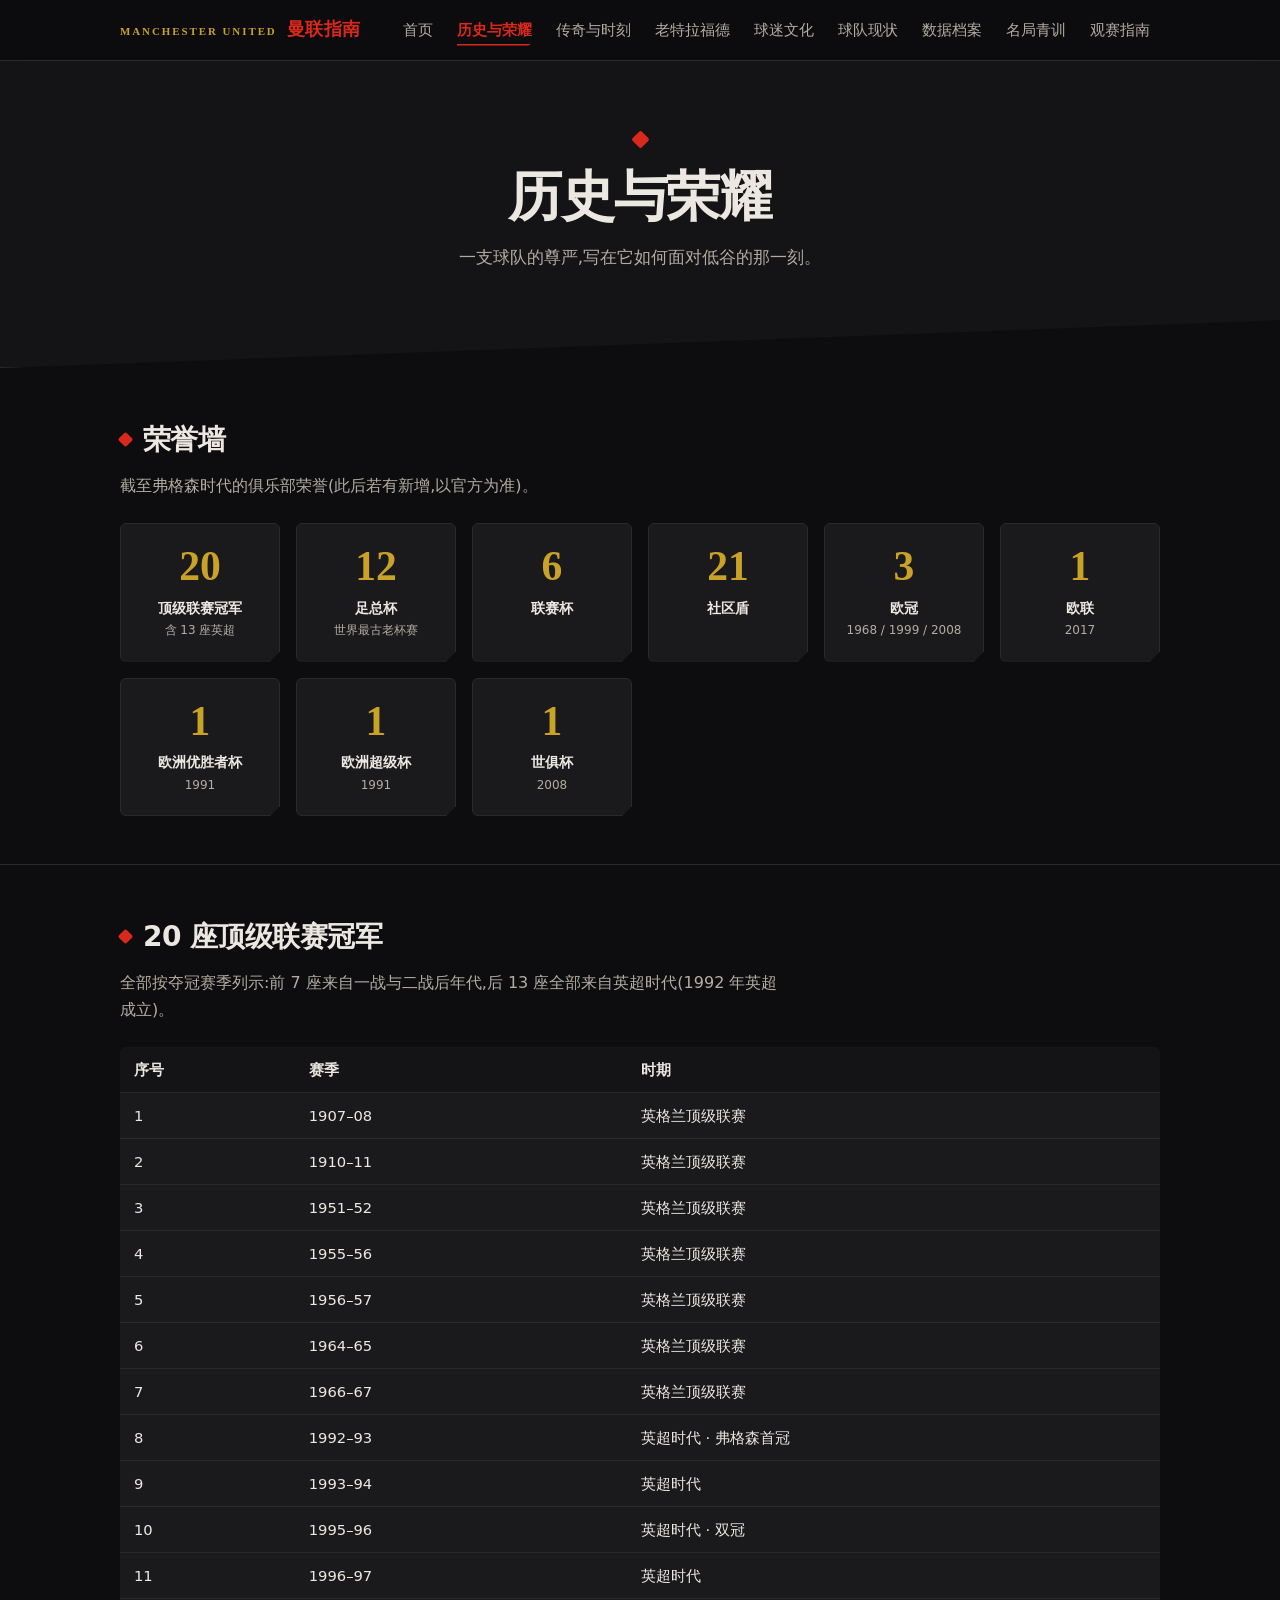
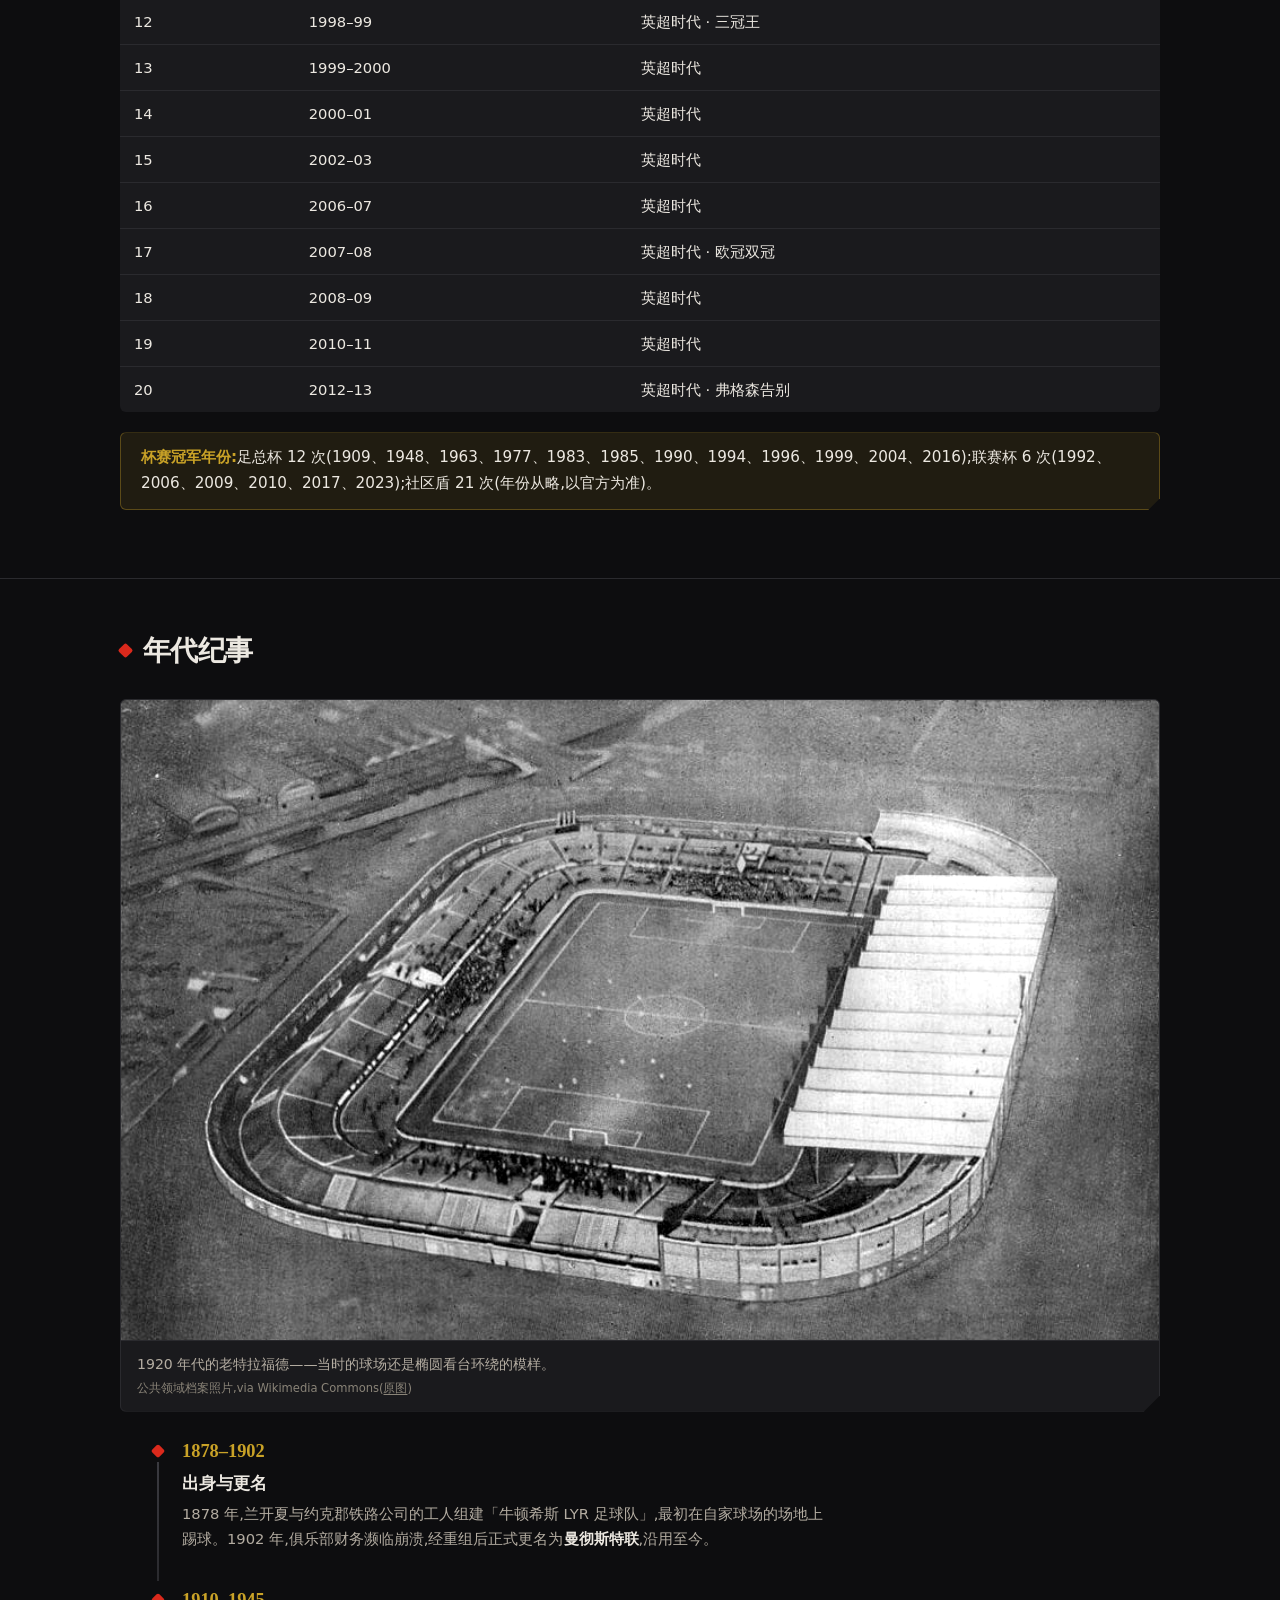
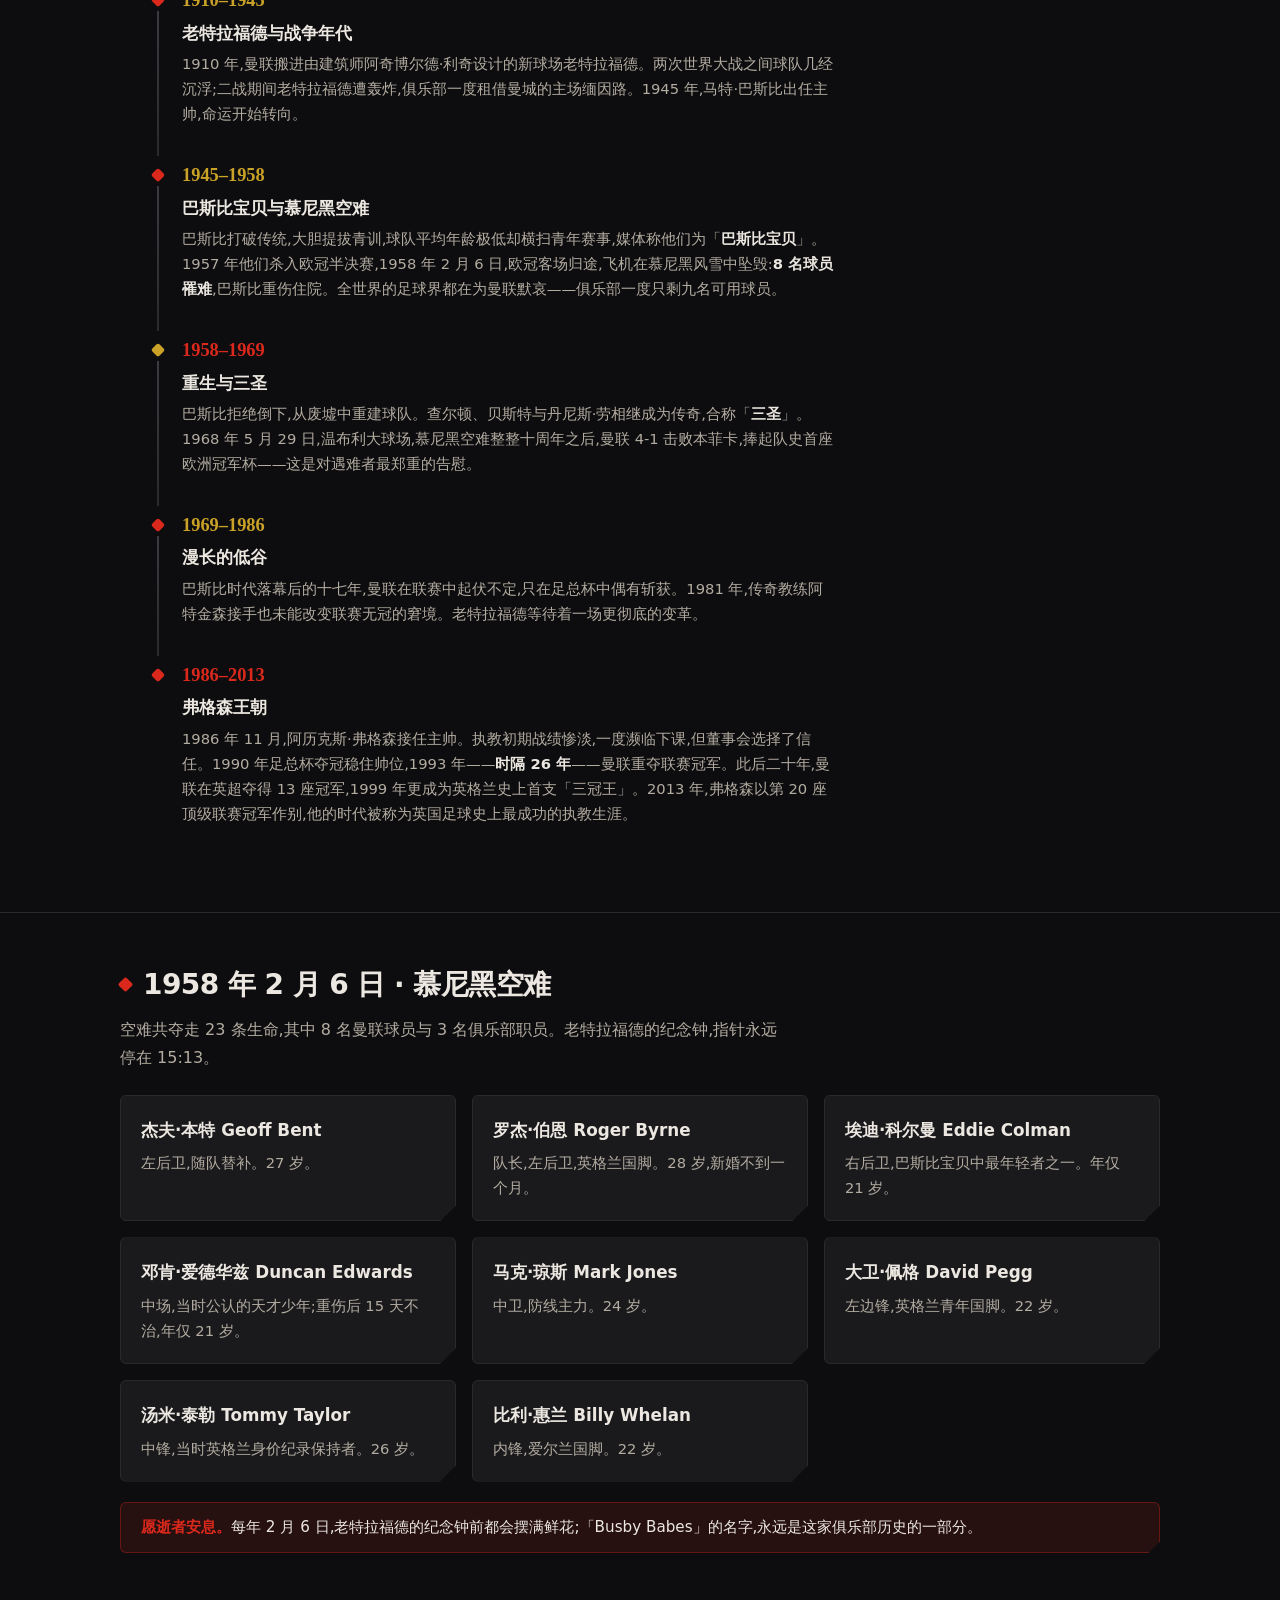
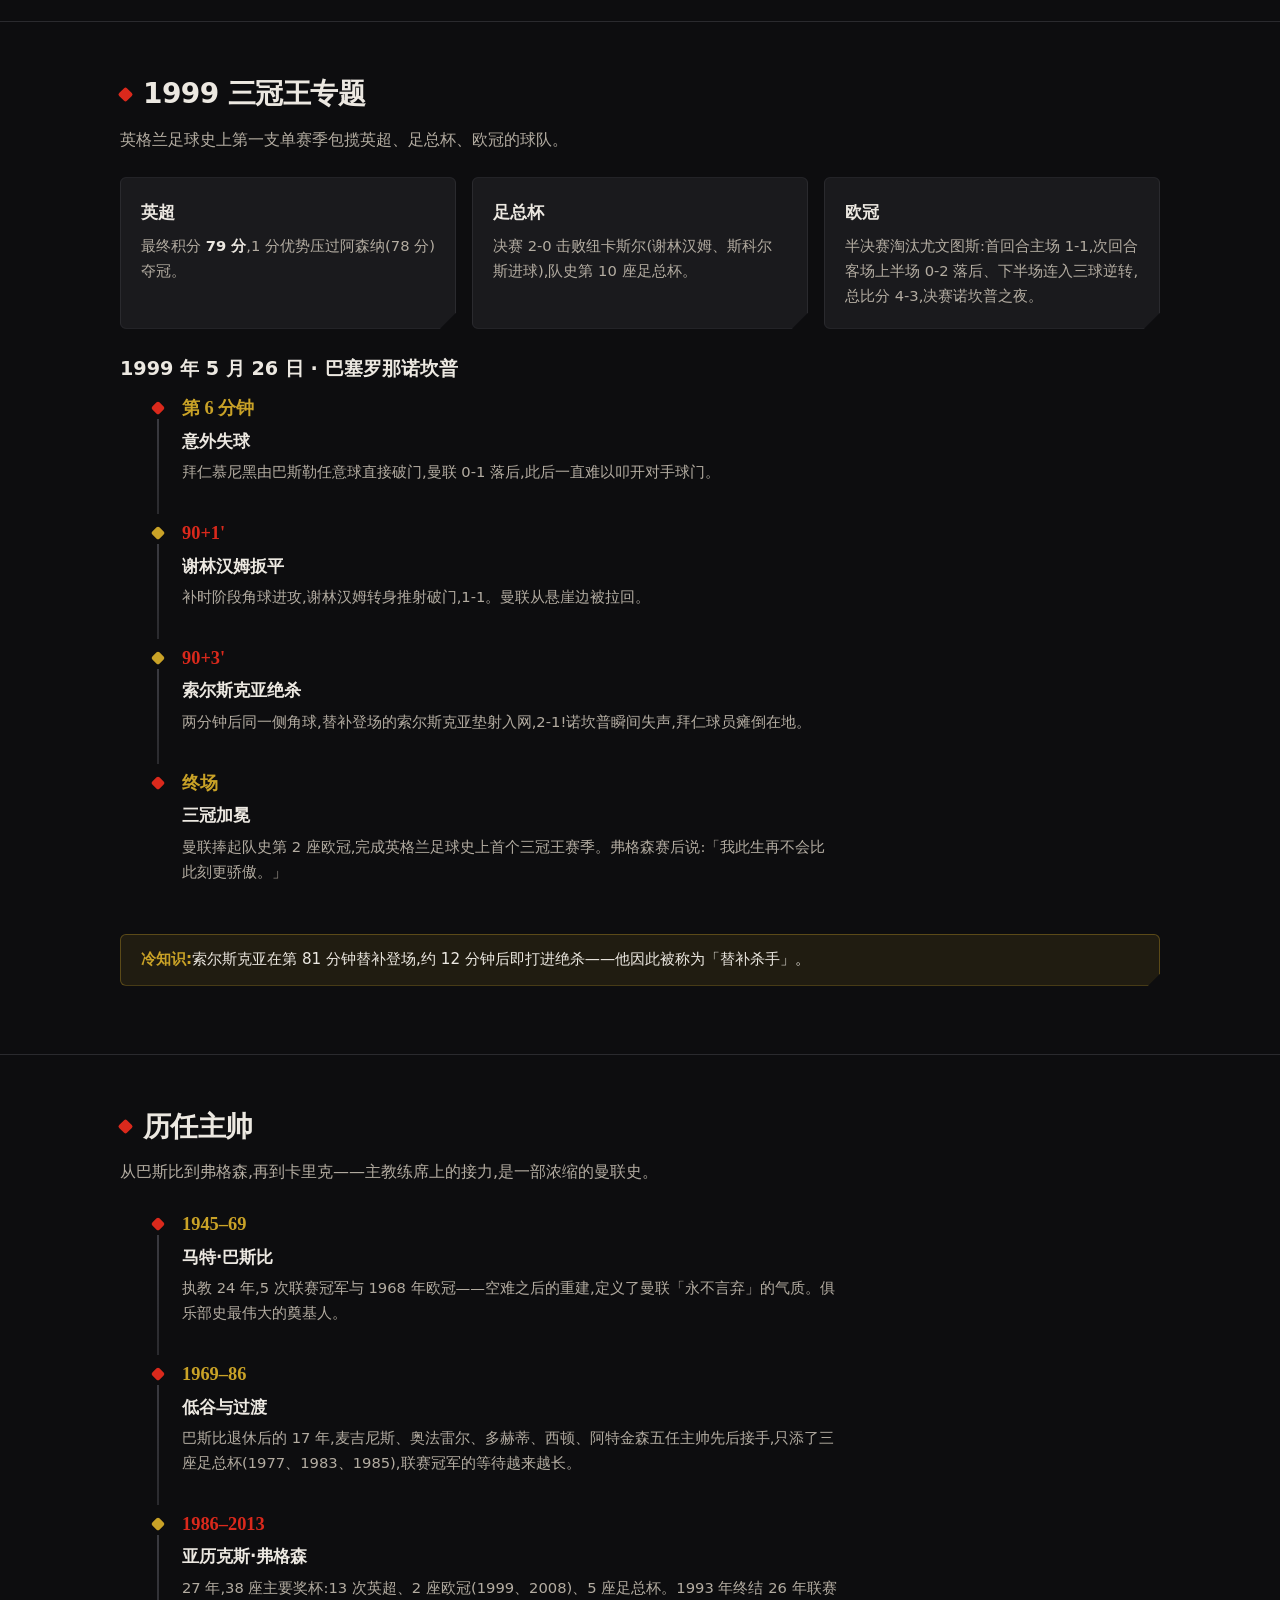
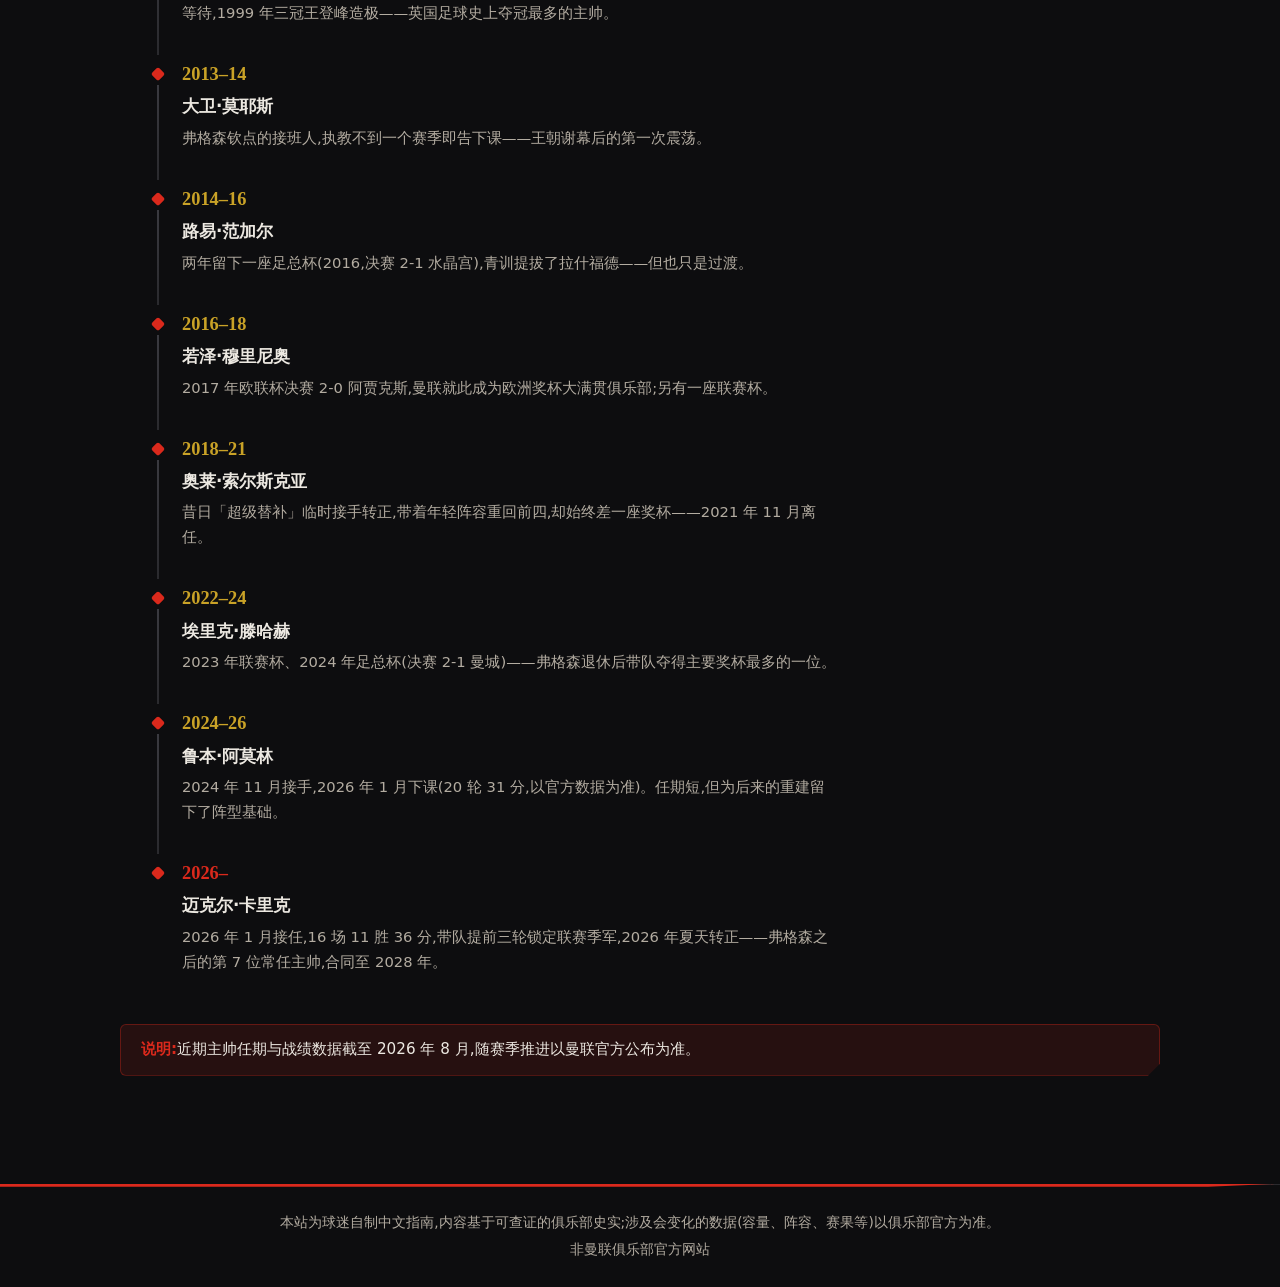
<file: history.html>
<!DOCTYPE html>
<html lang="zh-CN">
<head>
  <meta charset="UTF-8">
  <meta name="viewport" content="width=device-width, initial-scale=1.0">
  <title>历史与荣耀 | 曼联球迷指南</title>
  <meta name="description" content="曼联历史与荣耀:1878 年至今的年代纪事、20 座顶级联赛冠军荣誉墙、1999 三冠王专题。">
  <meta property="og:type" content="website">
  <meta property="og:site_name" content="曼联球迷指南">
  <meta property="og:title" content="历史与荣耀 | 曼联球迷指南">
  <meta property="og:image" content="https://yxtman.github.io/man/images/og-cover.png">
  <meta property="og:url" content="https://yxtman.github.io/man/history.html">
  <meta property="og:description" content="曼联历史与荣耀:1878 年至今的年代纪事、20 座顶级联赛冠军荣誉墙、1999 三冠王专题。">
  <meta property="og:locale" content="zh_CN">
  <meta name="twitter:card" content="summary_large_image">
  <link rel="canonical" href="https://yxtman.github.io/man/history.html">
  <meta name="twitter:card" content="summary_large_image">
  <link rel="icon" href="data:image/svg+xml,%3Csvg xmlns='http://www.w3.org/2000/svg' viewBox='0 0 16 16'%3E%3Crect x='5' y='5' width='6' height='6' fill='%23DA291C' transform='rotate(45 8 8)'/%3E%3C/svg%3E">
  <link rel="stylesheet" href="css/style.css">
</head>
<body>

<header class="site-header">
  <div class="container header-inner">
    <a class="logo" href="index.html"><em>MANCHESTER UNITED</em><span>曼联指南</span></a>
    <button type="button" class="nav-toggle" id="navToggle" aria-label="打开菜单" aria-controls="siteNav" aria-expanded="false">菜单</button>
    <nav class="site-nav" id="siteNav" aria-label="主导航">
      <a href="index.html">首页</a>
      <a href="history.html" class="active" aria-current="page">历史与荣耀</a>
      <a href="legends.html">传奇与时刻</a>
      <a href="theater.html">老特拉福德</a>
      <a href="culture.html">球迷文化</a>
      <a href="team.html">球队现状</a>
      <a href="records.html">数据档案</a>
      <a href="classics.html">名局青训</a>
      <a href="watch.html">观赛指南</a>
    </nav>
  </div>
</header>

<main>

  <section class="hero">
    <div class="container">
      <h1>历史与荣耀</h1>
      <p>一支球队的尊严,写在它如何面对低谷的那一刻。</p>
    </div>
  </section>

  <!-- 荣誉墙 -->
  <section class="section">
    <div class="container">
      <h2 class="section-title">荣誉墙</h2>
      <p class="section-desc">截至弗格森时代的俱乐部荣誉(此后若有新增,以官方为准)。</p>
      <div class="honor">
        <div class="honor-item"><div class="num">20</div><div class="name">顶级联赛冠军</div><div class="sub">含 13 座英超</div></div>
        <div class="honor-item"><div class="num">12</div><div class="name">足总杯</div><div class="sub">世界最古老杯赛</div></div>
        <div class="honor-item"><div class="num">6</div><div class="name">联赛杯</div></div>
        <div class="honor-item"><div class="num">21</div><div class="name">社区盾</div></div>
        <div class="honor-item"><div class="num">3</div><div class="name">欧冠</div><div class="sub">1968 / 1999 / 2008</div></div>
        <div class="honor-item"><div class="num">1</div><div class="name">欧联</div><div class="sub">2017</div></div>
        <div class="honor-item"><div class="num">1</div><div class="name">欧洲优胜者杯</div><div class="sub">1991</div></div>
        <div class="honor-item"><div class="num">1</div><div class="name">欧洲超级杯</div><div class="sub">1991</div></div>
        <div class="honor-item"><div class="num">1</div><div class="name">世俱杯</div><div class="sub">2008</div></div>
      </div>
    </div>
  </section>

  <!-- 冠军全谱 -->
  <section class="section">
    <div class="container">
      <h2 class="section-title">20 座顶级联赛冠军</h2>
      <p class="section-desc">全部按夺冠赛季列示:前 7 座来自一战与二战后年代,后 13 座全部来自英超时代(1992 年英超成立)。</p>
      <div class="table-wrap">
        <table>
          <tr><th>序号</th><th>赛季</th><th>时期</th></tr>
          <tr><td>1</td><td>1907–08</td><td>英格兰顶级联赛</td></tr>
          <tr><td>2</td><td>1910–11</td><td>英格兰顶级联赛</td></tr>
          <tr><td>3</td><td>1951–52</td><td>英格兰顶级联赛</td></tr>
          <tr><td>4</td><td>1955–56</td><td>英格兰顶级联赛</td></tr>
          <tr><td>5</td><td>1956–57</td><td>英格兰顶级联赛</td></tr>
          <tr><td>6</td><td>1964–65</td><td>英格兰顶级联赛</td></tr>
          <tr><td>7</td><td>1966–67</td><td>英格兰顶级联赛</td></tr>
          <tr><td>8</td><td>1992–93</td><td>英超时代 · 弗格森首冠</td></tr>
          <tr><td>9</td><td>1993–94</td><td>英超时代</td></tr>
          <tr><td>10</td><td>1995–96</td><td>英超时代 · 双冠</td></tr>
          <tr><td>11</td><td>1996–97</td><td>英超时代</td></tr>
          <tr><td>12</td><td>1998–99</td><td>英超时代 · 三冠王</td></tr>
          <tr><td>13</td><td>1999–2000</td><td>英超时代</td></tr>
          <tr><td>14</td><td>2000–01</td><td>英超时代</td></tr>
          <tr><td>15</td><td>2002–03</td><td>英超时代</td></tr>
          <tr><td>16</td><td>2006–07</td><td>英超时代</td></tr>
          <tr><td>17</td><td>2007–08</td><td>英超时代 · 欧冠双冠</td></tr>
          <tr><td>18</td><td>2008–09</td><td>英超时代</td></tr>
          <tr><td>19</td><td>2010–11</td><td>英超时代</td></tr>
          <tr><td>20</td><td>2012–13</td><td>英超时代 · 弗格森告别</td></tr>
        </table>
      </div>
      <div class="callout tip">
        <strong>杯赛冠军年份:</strong>足总杯 12 次(1909、1948、1963、1977、1983、1985、1990、1994、1996、1999、2004、2016);联赛杯 6 次(1992、2006、2009、2010、2017、2023);社区盾 21 次(年份从略,以官方为准)。
      </div>
    </div>
  </section>

  <!-- 年代纪事 -->
  <section class="section">
    <div class="container">
      <h2 class="section-title">年代纪事</h2>
      <figure class="figure">
        <img src="images/ot-1920s.jpg" alt="1920 年代老特拉福德的椭圆看台黑白老照片" loading="lazy" decoding="async" width="1280" height="869">
        <figcaption>1920 年代的老特拉福德——当时的球场还是椭圆看台环绕的模样。
          <span class="credit">公共领域档案照片,via Wikimedia Commons(<a href="https://commons.wikimedia.org/wiki/File:Old_trafford_stadium_1920s.jpg" rel="nofollow">原图</a>)</span>
        </figcaption>
      </figure>
      <ul class="timeline">

        <li><span class="year">1878–1902</span><h3>出身与更名</h3><p>1878 年,兰开夏与约克郡铁路公司的工人组建「牛顿希斯 LYR 足球队」,最初在自家球场的场地上踢球。1902 年,俱乐部财务濒临崩溃,经重组后正式更名为<b>曼彻斯特联</b>,沿用至今。</p></li>

        <li><span class="year">1910–1945</span><h3>老特拉福德与战争年代</h3><p>1910 年,曼联搬进由建筑师阿奇博尔德·利奇设计的新球场老特拉福德。两次世界大战之间球队几经沉浮;二战期间老特拉福德遭轰炸,俱乐部一度租借曼城的主场缅因路。1945 年,马特·巴斯比出任主帅,命运开始转向。</p></li>

        <li><span class="year">1945–1958</span><h3>巴斯比宝贝与慕尼黑空难</h3><p>巴斯比打破传统,大胆提拔青训,球队平均年龄极低却横扫青年赛事,媒体称他们为「<b>巴斯比宝贝</b>」。1957 年他们杀入欧冠半决赛,1958 年 2 月 6 日,欧冠客场归途,飞机在慕尼黑风雪中坠毁:<b>8 名球员罹难</b>,巴斯比重伤住院。全世界的足球界都在为曼联默哀——俱乐部一度只剩九名可用球员。</p></li>

        <li class="gold"><span class="year red">1958–1969</span><h3>重生与三圣</h3><p>巴斯比拒绝倒下,从废墟中重建球队。查尔顿、贝斯特与丹尼斯·劳相继成为传奇,合称「<b>三圣</b>」。1968 年 5 月 29 日,温布利大球场,慕尼黑空难整整十周年之后,曼联 4-1 击败本菲卡,捧起队史首座欧洲冠军杯——这是对遇难者最郑重的告慰。</p></li>

        <li><span class="year">1969–1986</span><h3>漫长的低谷</h3><p>巴斯比时代落幕后的十七年,曼联在联赛中起伏不定,只在足总杯中偶有斩获。1981 年,传奇教练阿特金森接手也未能改变联赛无冠的窘境。老特拉福德等待着一场更彻底的变革。</p></li>

        <li><span class="year red">1986–2013</span><h3>弗格森王朝</h3><p>1986 年 11 月,阿历克斯·弗格森接任主帅。执教初期战绩惨淡,一度濒临下课,但董事会选择了信任。1990 年足总杯夺冠稳住帅位,1993 年——<b>时隔 26 年</b>——曼联重夺联赛冠军。此后二十年,曼联在英超夺得 13 座冠军,1999 年更成为英格兰史上首支「三冠王」。2013 年,弗格森以第 20 座顶级联赛冠军作别,他的时代被称为英国足球史上最成功的执教生涯。</p></li>

      </ul>
    </div>
  </section>

  <!-- 慕尼黑空难纪念 -->
  <section class="section">
    <div class="container">
      <h2 class="section-title">1958 年 2 月 6 日 · 慕尼黑空难</h2>
      <p class="section-desc">空难共夺走 23 条生命,其中 8 名曼联球员与 3 名俱乐部职员。老特拉福德的纪念钟,指针永远停在 15:13。</p>
      <div class="grid">
        <div class="card"><h3>杰夫·本特 Geoff Bent</h3><p>左后卫,随队替补。27 岁。</p></div>
        <div class="card"><h3>罗杰·伯恩 Roger Byrne</h3><p>队长,左后卫,英格兰国脚。28 岁,新婚不到一个月。</p></div>
        <div class="card"><h3>埃迪·科尔曼 Eddie Colman</h3><p>右后卫,巴斯比宝贝中最年轻者之一。年仅 21 岁。</p></div>
        <div class="card"><h3>邓肯·爱德华兹 Duncan Edwards</h3><p>中场,当时公认的天才少年;重伤后 15 天不治,年仅 21 岁。</p></div>
        <div class="card"><h3>马克·琼斯 Mark Jones</h3><p>中卫,防线主力。24 岁。</p></div>
        <div class="card"><h3>大卫·佩格 David Pegg</h3><p>左边锋,英格兰青年国脚。22 岁。</p></div>
        <div class="card"><h3>汤米·泰勒 Tommy Taylor</h3><p>中锋,当时英格兰身价纪录保持者。26 岁。</p></div>
        <div class="card"><h3>比利·惠兰 Billy Whelan</h3><p>内锋,爱尔兰国脚。22 岁。</p></div>
      </div>
      <div class="callout">
        <strong>愿逝者安息。</strong>每年 2 月 6 日,老特拉福德的纪念钟前都会摆满鲜花;「Busby Babes」的名字,永远是这家俱乐部历史的一部分。
      </div>
    </div>
  </section>

  <!-- 1999 三冠王专题 -->
  <section class="section">
    <div class="container">
      <h2 class="section-title">1999 三冠王专题</h2>
      <p class="section-desc">英格兰足球史上第一支单赛季包揽英超、足总杯、欧冠的球队。</p>

      <div class="grid">
        <div class="card"><h3>英超</h3><p>最终积分 <b>79 分</b>,1 分优势压过阿森纳(78 分)夺冠。</p></div>
        <div class="card"><h3>足总杯</h3><p>决赛 2-0 击败纽卡斯尔(谢林汉姆、斯科尔斯进球),队史第 10 座足总杯。</p></div>
        <div class="card"><h3>欧冠</h3><p>半决赛淘汰尤文图斯:首回合主场 1-1,次回合客场上半场 0-2 落后、下半场连入三球逆转,总比分 4-3,决赛诺坎普之夜。</p></div>
      </div>

      <h3 class="subhead">1999 年 5 月 26 日 · 巴塞罗那诺坎普</h3>
      <ul class="timeline">
        <li><span class="year">第 6 分钟</span><h3>意外失球</h3><p>拜仁慕尼黑由巴斯勒任意球直接破门,曼联 0-1 落后,此后一直难以叩开对手球门。</p></li>
        <li class="gold"><span class="year red">90+1'</span><h3>谢林汉姆扳平</h3><p>补时阶段角球进攻,谢林汉姆转身推射破门,1-1。曼联从悬崖边被拉回。</p></li>
        <li class="gold"><span class="year red">90+3'</span><h3>索尔斯克亚绝杀</h3><p>两分钟后同一侧角球,替补登场的索尔斯克亚垫射入网,2-1!诺坎普瞬间失声,拜仁球员瘫倒在地。</p></li>
        <li><span class="year">终场</span><h3>三冠加冕</h3><p>曼联捧起队史第 2 座欧冠,完成英格兰足球史上首个三冠王赛季。弗格森赛后说:「我此生再不会比此刻更骄傲。」</p></li>
      </ul>

      <div class="callout tip">
        <strong>冷知识:</strong>索尔斯克亚在第 81 分钟替补登场,约 12 分钟后即打进绝杀——他因此被称为「替补杀手」。
      </div>
    </div>
  </section>

  <!-- 历任主帅 -->
  <section class="section">
    <div class="container">
      <h2 class="section-title">历任主帅</h2>
      <p class="section-desc">从巴斯比到弗格森,再到卡里克——主教练席上的接力,是一部浓缩的曼联史。</p>
      <ul class="timeline">

        <li><span class="year">1945–69</span><h3>马特·巴斯比</h3><p>执教 24 年,5 次联赛冠军与 1968 年欧冠——空难之后的重建,定义了曼联「永不言弃」的气质。俱乐部史最伟大的奠基人。</p></li>

        <li><span class="year">1969–86</span><h3>低谷与过渡</h3><p>巴斯比退休后的 17 年,麦吉尼斯、奥法雷尔、多赫蒂、西顿、阿特金森五任主帅先后接手,只添了三座足总杯(1977、1983、1985),联赛冠军的等待越来越长。</p></li>

        <li class="gold"><span class="year red">1986–2013</span><h3>亚历克斯·弗格森</h3><p>27 年,38 座主要奖杯:13 次英超、2 座欧冠(1999、2008)、5 座足总杯。1993 年终结 26 年联赛等待,1999 年三冠王登峰造极——英国足球史上夺冠最多的主帅。</p></li>

        <li><span class="year">2013–14</span><h3>大卫·莫耶斯</h3><p>弗格森钦点的接班人,执教不到一个赛季即告下课——王朝谢幕后的第一次震荡。</p></li>

        <li><span class="year">2014–16</span><h3>路易·范加尔</h3><p>两年留下一座足总杯(2016,决赛 2-1 水晶宫),青训提拔了拉什福德——但也只是过渡。</p></li>

        <li><span class="year">2016–18</span><h3>若泽·穆里尼奥</h3><p>2017 年欧联杯决赛 2-0 阿贾克斯,曼联就此成为欧洲奖杯大满贯俱乐部;另有一座联赛杯。</p></li>

        <li><span class="year">2018–21</span><h3>奥莱·索尔斯克亚</h3><p>昔日「超级替补」临时接手转正,带着年轻阵容重回前四,却始终差一座奖杯——2021 年 11 月离任。</p></li>

        <li><span class="year">2022–24</span><h3>埃里克·滕哈赫</h3><p>2023 年联赛杯、2024 年足总杯(决赛 2-1 曼城)——弗格森退休后带队夺得主要奖杯最多的一位。</p></li>

        <li><span class="year">2024–26</span><h3>鲁本·阿莫林</h3><p>2024 年 11 月接手,2026 年 1 月下课(20 轮 31 分,以官方数据为准)。任期短,但为后来的重建留下了阵型基础。</p></li>

        <li><span class="year red">2026–</span><h3>迈克尔·卡里克</h3><p>2026 年 1 月接任,16 场 11 胜 36 分,带队提前三轮锁定联赛季军,2026 年夏天转正——弗格森之后的第 7 位常任主帅,合同至 2028 年。</p></li>

      </ul>
      <div class="callout">
        <strong>说明:</strong>近期主帅任期与战绩数据截至 2026 年 8 月,随赛季推进以曼联官方公布为准。
      </div>
    </div>
  </section>

</main>

<footer class="site-footer">
  <div class="container">
    <p>本站为球迷自制中文指南,内容基于可查证的俱乐部史实;涉及会变化的数据(容量、阵容、赛果等)以俱乐部官方为准。</p>
    <p>非曼联俱乐部官方网站</p>
  </div>
</footer>

<script src="js/main.js"></script>
</body>
</html>
</file>
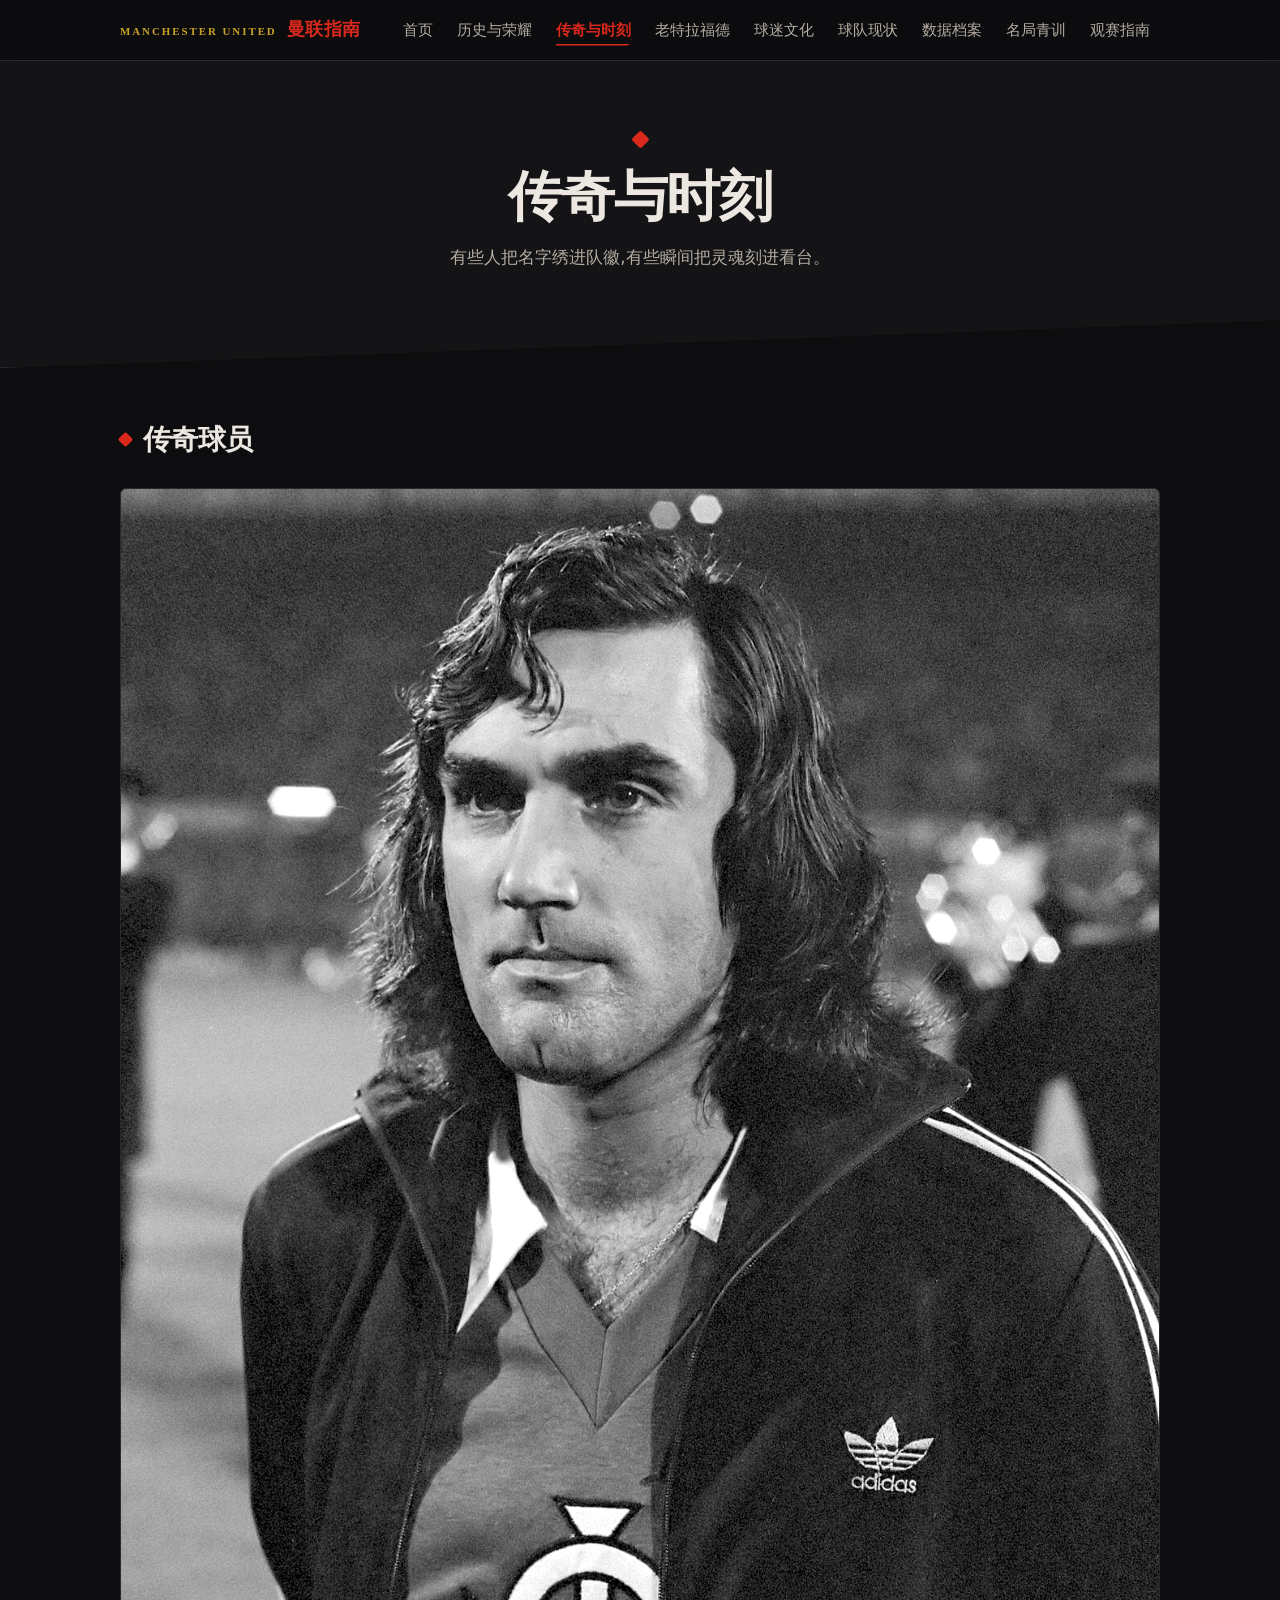
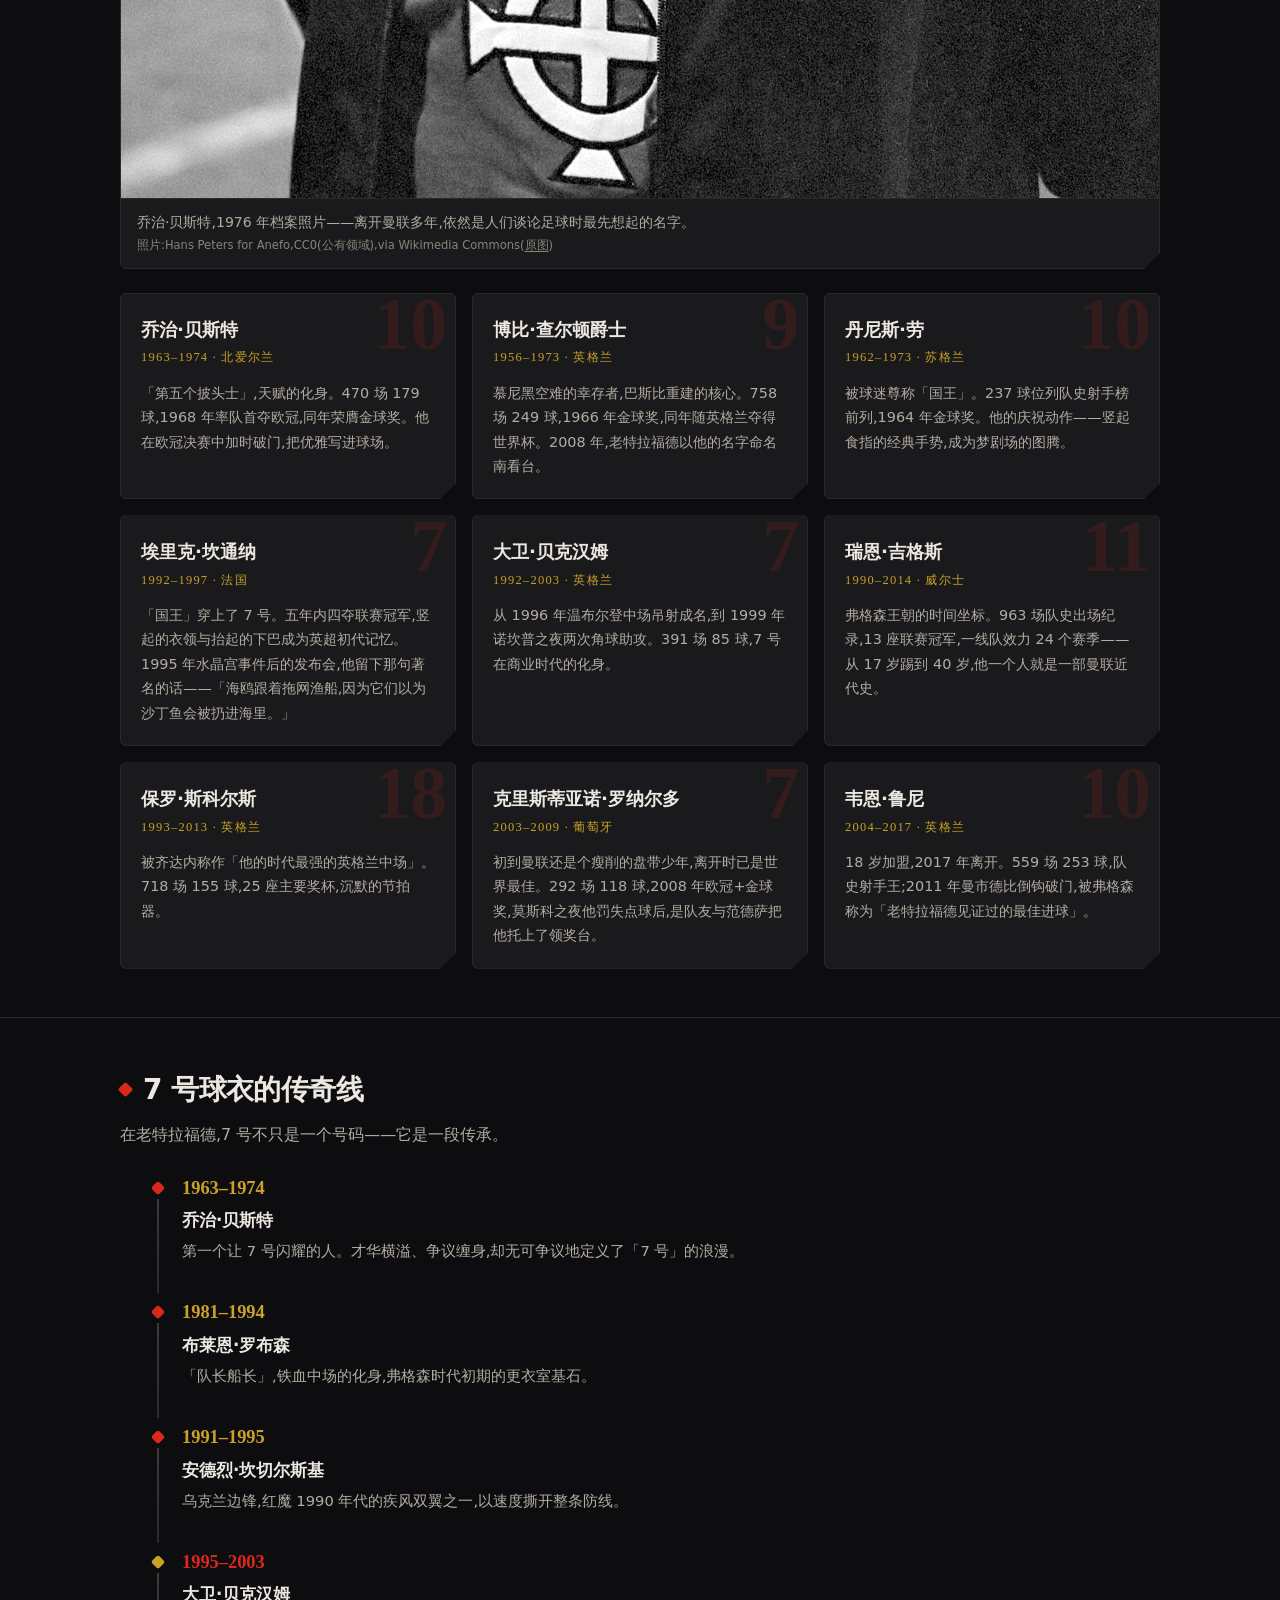
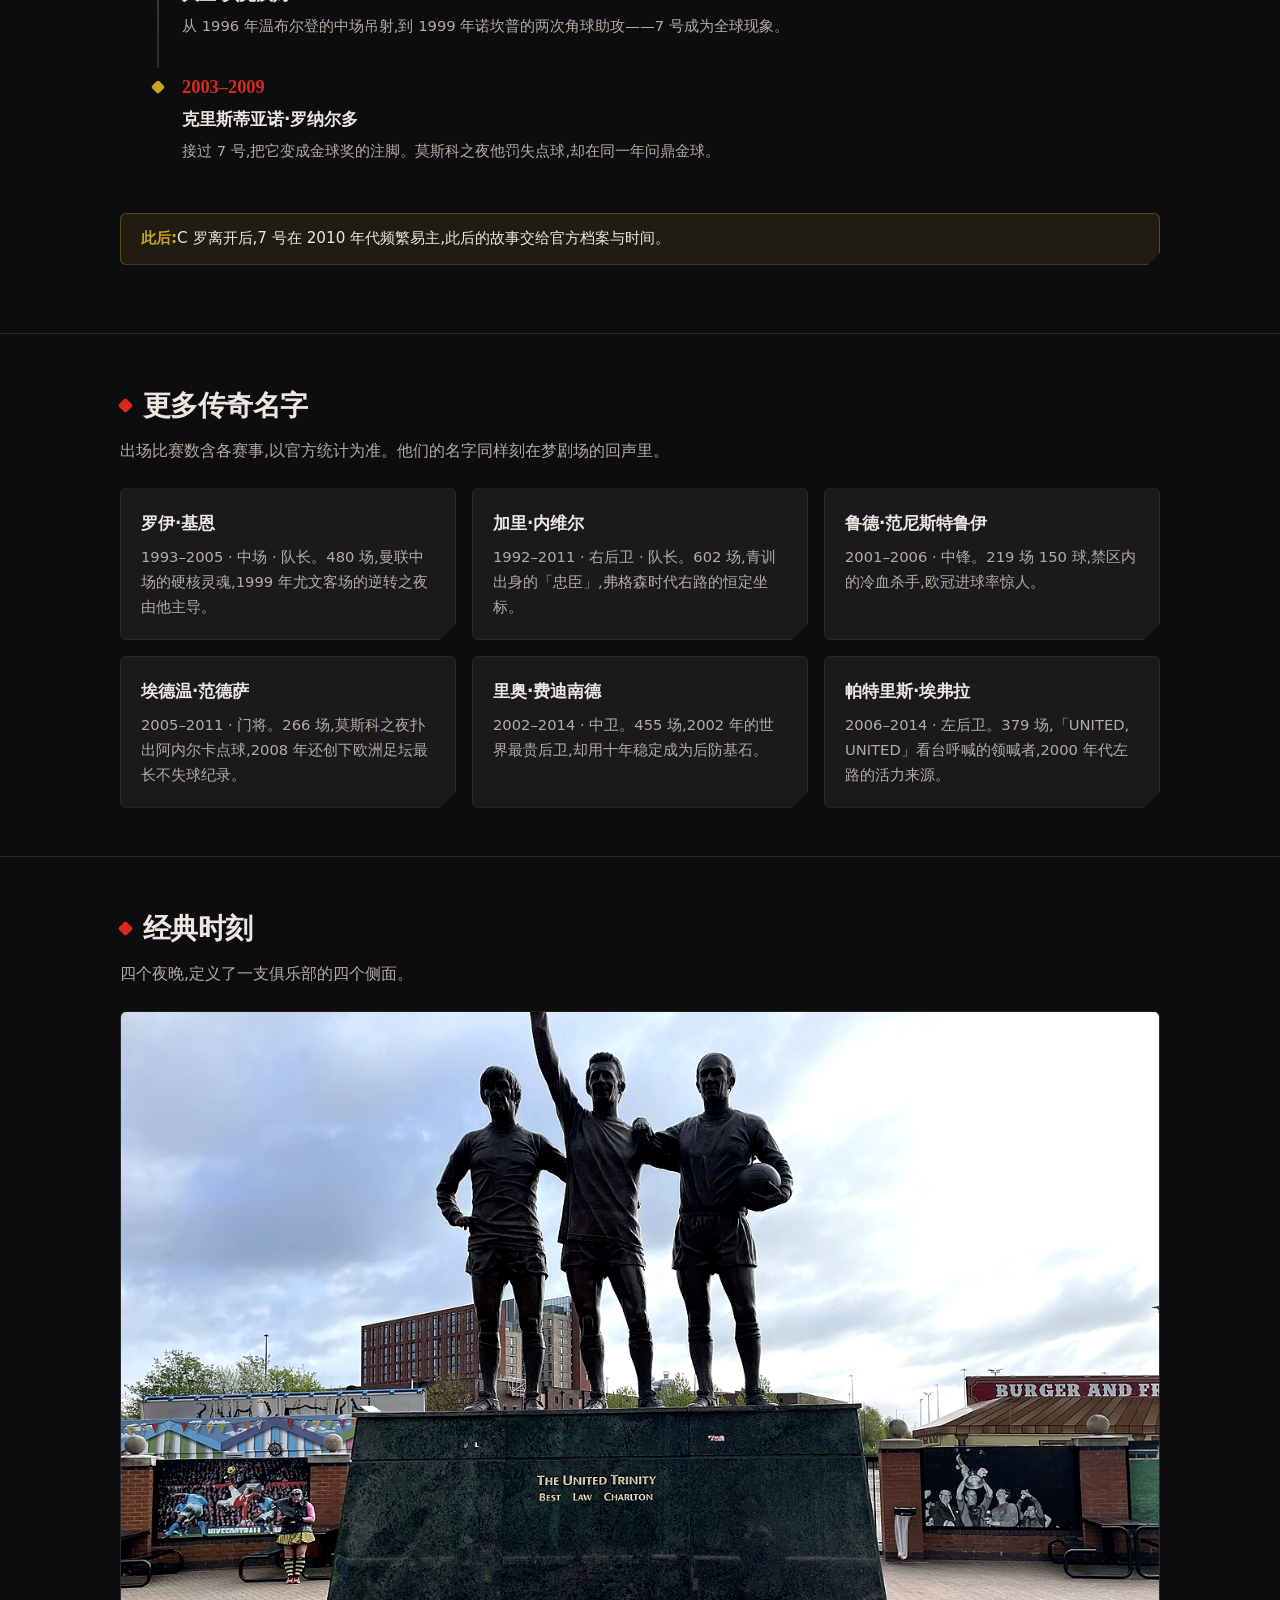
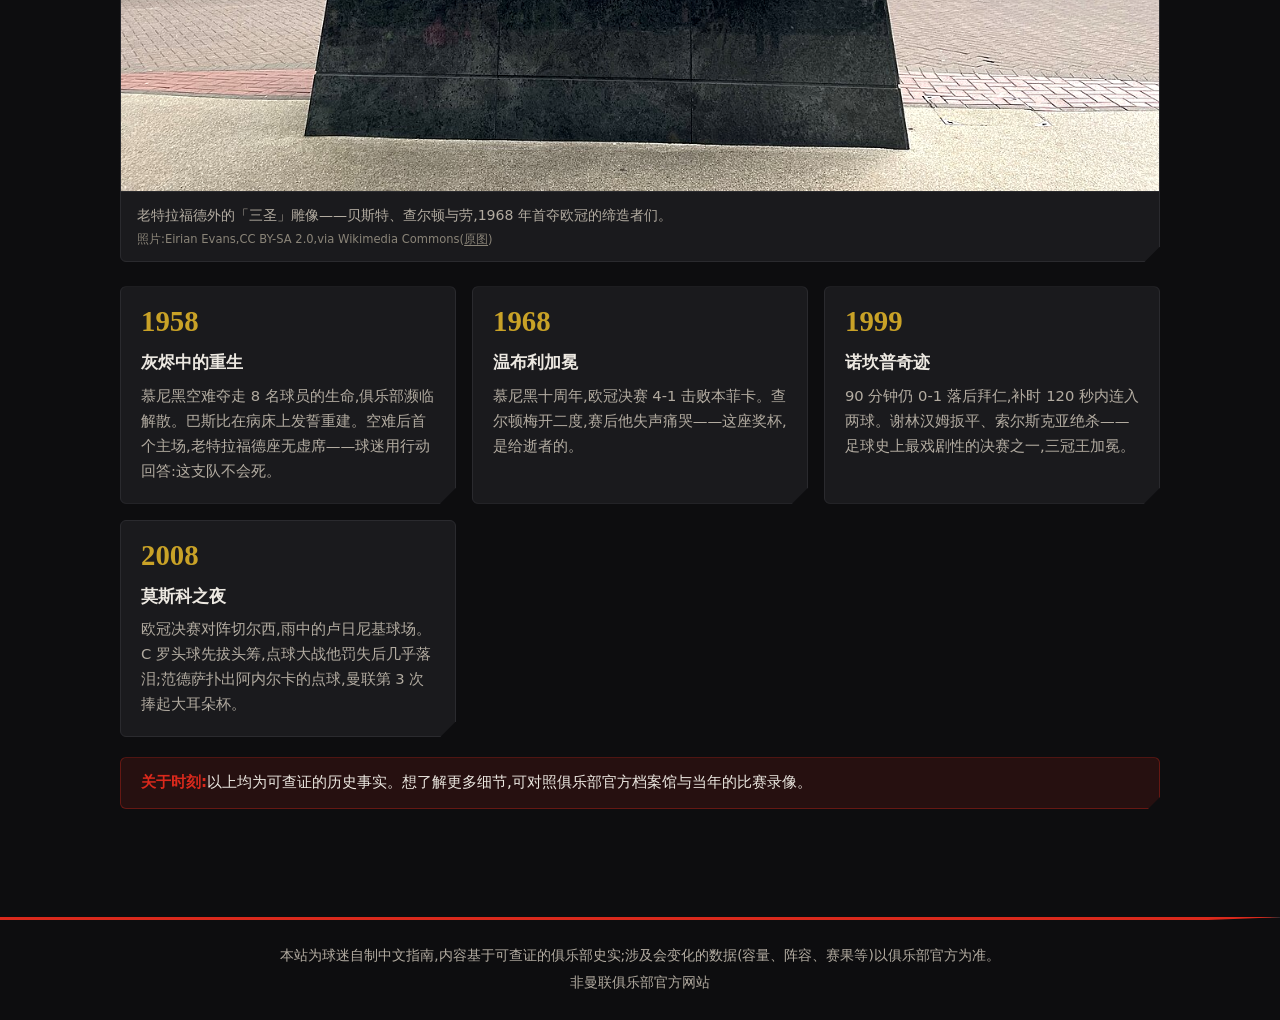
<file: legends.html>
<!DOCTYPE html>
<html lang="zh-CN">
<head>
  <meta charset="UTF-8">
  <meta name="viewport" content="width=device-width, initial-scale=1.0">
  <title>传奇球员与经典时刻 | 曼联球迷指南</title>
  <meta name="description" content="曼联传奇球员:贝斯特、查尔顿、劳、坎通纳、贝克汉姆、吉格斯、斯科尔斯、C 罗、鲁尼;经典时刻:慕尼黑重生、1968 温布利、1999 诺坎普、2008 莫斯科。">
  <meta property="og:type" content="website">
  <meta property="og:site_name" content="曼联球迷指南">
  <meta property="og:title" content="传奇球员与经典时刻 | 曼联球迷指南">
  <meta property="og:image" content="https://yxtman.github.io/man/images/og-cover.png">
  <meta property="og:url" content="https://yxtman.github.io/man/legends.html">
  <meta property="og:description" content="曼联传奇球员与经典时刻:贝斯特、查尔顿、劳、坎通纳、贝克汉姆、吉格斯、斯科尔斯、C 罗、鲁尼。">
  <meta property="og:locale" content="zh_CN">
  <meta name="twitter:card" content="summary_large_image">
  <link rel="canonical" href="https://yxtman.github.io/man/legends.html">
  <meta name="twitter:card" content="summary_large_image">
  <link rel="icon" href="data:image/svg+xml,%3Csvg xmlns='http://www.w3.org/2000/svg' viewBox='0 0 16 16'%3E%3Crect x='5' y='5' width='6' height='6' fill='%23DA291C' transform='rotate(45 8 8)'/%3E%3C/svg%3E">
  <link rel="stylesheet" href="css/style.css">
</head>
<body>

<header class="site-header">
  <div class="container header-inner">
    <a class="logo" href="index.html"><em>MANCHESTER UNITED</em><span>曼联指南</span></a>
    <button type="button" class="nav-toggle" id="navToggle" aria-label="打开菜单" aria-controls="siteNav" aria-expanded="false">菜单</button>
    <nav class="site-nav" id="siteNav" aria-label="主导航">
      <a href="index.html">首页</a>
      <a href="history.html">历史与荣耀</a>
      <a href="legends.html" class="active" aria-current="page">传奇与时刻</a>
      <a href="theater.html">老特拉福德</a>
      <a href="culture.html">球迷文化</a>
      <a href="team.html">球队现状</a>
      <a href="records.html">数据档案</a>
      <a href="classics.html">名局青训</a>
      <a href="watch.html">观赛指南</a>
    </nav>
  </div>
</header>

<main>

  <section class="hero">
    <div class="container">
      <h1>传奇与时刻</h1>
      <p>有些人把名字绣进队徽,有些瞬间把灵魂刻进看台。</p>
    </div>
  </section>

  <!-- 传奇球员 -->
  <section class="section">
    <div class="container">
      <h2 class="section-title">传奇球员</h2>
      <figure class="figure">
        <img src="images/best-1976.jpg" alt="乔治·贝斯特,黑白档案照片,卷发,穿运动夹克" loading="lazy" decoding="async" width="1280" height="960">
        <figcaption>乔治·贝斯特,1976 年档案照片——离开曼联多年,依然是人们谈论足球时最先想起的名字。
          <span class="credit">照片:Hans Peters for Anefo,CC0(公有领域),via Wikimedia Commons(<a href="https://commons.wikimedia.org/wiki/File:George_Best_(1976).jpg" rel="nofollow">原图</a>)</span>
        </figcaption>
      </figure>
      <div class="grid">

        <div class="legend-card">
          <div class="no">10</div>
          <h3>乔治·贝斯特</h3>
          <div class="era">1963–1974 · 北爱尔兰</div>
          <p>「第五个披头士」,天赋的化身。470 场 179 球,1968 年率队首夺欧冠,同年荣膺金球奖。他在欧冠决赛中加时破门,把优雅写进球场。</p>
        </div>

        <div class="legend-card">
          <div class="no">9</div>
          <h3>博比·查尔顿爵士</h3>
          <div class="era">1956–1973 · 英格兰</div>
          <p>慕尼黑空难的幸存者,巴斯比重建的核心。758 场 249 球,1966 年金球奖,同年随英格兰夺得世界杯。2008 年,老特拉福德以他的名字命名南看台。</p>
        </div>

        <div class="legend-card">
          <div class="no">10</div>
          <h3>丹尼斯·劳</h3>
          <div class="era">1962–1973 · 苏格兰</div>
          <p>被球迷尊称「国王」。237 球位列队史射手榜前列,1964 年金球奖。他的庆祝动作——竖起食指的经典手势,成为梦剧场的图腾。</p>
        </div>

        <div class="legend-card">
          <div class="no">7</div>
          <h3>埃里克·坎通纳</h3>
          <div class="era">1992–1997 · 法国</div>
          <p>「国王」穿上了 7 号。五年内四夺联赛冠军,竖起的衣领与抬起的下巴成为英超初代记忆。1995 年水晶宫事件后的发布会,他留下那句著名的话——「海鸥跟着拖网渔船,因为它们以为沙丁鱼会被扔进海里。」</p>
        </div>

        <div class="legend-card">
          <div class="no">7</div>
          <h3>大卫·贝克汉姆</h3>
          <div class="era">1992–2003 · 英格兰</div>
          <p>从 1996 年温布尔登中场吊射成名,到 1999 年诺坎普之夜两次角球助攻。391 场 85 球,7 号在商业时代的化身。</p>
        </div>

        <div class="legend-card">
          <div class="no">11</div>
          <h3>瑞恩·吉格斯</h3>
          <div class="era">1990–2014 · 威尔士</div>
          <p>弗格森王朝的时间坐标。963 场队史出场纪录,13 座联赛冠军,一线队效力 24 个赛季——从 17 岁踢到 40 岁,他一个人就是一部曼联近代史。</p>
        </div>

        <div class="legend-card">
          <div class="no">18</div>
          <h3>保罗·斯科尔斯</h3>
          <div class="era">1993–2013 · 英格兰</div>
          <p>被齐达内称作「他的时代最强的英格兰中场」。718 场 155 球,25 座主要奖杯,沉默的节拍器。</p>
        </div>

        <div class="legend-card">
          <div class="no">7</div>
          <h3>克里斯蒂亚诺·罗纳尔多</h3>
          <div class="era">2003–2009 · 葡萄牙</div>
          <p>初到曼联还是个瘦削的盘带少年,离开时已是世界最佳。292 场 118 球,2008 年欧冠+金球奖,莫斯科之夜他罚失点球后,是队友与范德萨把他托上了领奖台。</p>
        </div>

        <div class="legend-card">
          <div class="no">10</div>
          <h3>韦恩·鲁尼</h3>
          <div class="era">2004–2017 · 英格兰</div>
          <p>18 岁加盟,2017 年离开。559 场 253 球,队史射手王;2011 年曼市德比倒钩破门,被弗格森称为「老特拉福德见证过的最佳进球」。</p>
        </div>

      </div>
    </div>
  </section>

  <!-- 7 号传奇线 -->
  <section class="section">
    <div class="container">
      <h2 class="section-title">7 号球衣的传奇线</h2>
      <p class="section-desc">在老特拉福德,7 号不只是一个号码——它是一段传承。</p>
      <ul class="timeline">
        <li><span class="year">1963–1974</span><h3>乔治·贝斯特</h3><p>第一个让 7 号闪耀的人。才华横溢、争议缠身,却无可争议地定义了「7 号」的浪漫。</p></li>
        <li><span class="year">1981–1994</span><h3>布莱恩·罗布森</h3><p>「队长船长」,铁血中场的化身,弗格森时代初期的更衣室基石。</p></li>
        <li><span class="year">1991–1995</span><h3>安德烈·坎切尔斯基</h3><p>乌克兰边锋,红魔 1990 年代的疾风双翼之一,以速度撕开整条防线。</p></li>
        <li class="gold"><span class="year red">1995–2003</span><h3>大卫·贝克汉姆</h3><p>从 1996 年温布尔登的中场吊射,到 1999 年诺坎普的两次角球助攻——7 号成为全球现象。</p></li>
        <li class="gold"><span class="year red">2003–2009</span><h3>克里斯蒂亚诺·罗纳尔多</h3><p>接过 7 号,把它变成金球奖的注脚。莫斯科之夜他罚失点球,却在同一年问鼎金球。</p></li>
      </ul>
      <div class="callout tip">
        <strong>此后:</strong>C 罗离开后,7 号在 2010 年代频繁易主,此后的故事交给官方档案与时间。
      </div>
    </div>
  </section>

  <!-- 补充传奇 -->
  <section class="section">
    <div class="container">
      <h2 class="section-title">更多传奇名字</h2>
      <p class="section-desc">出场比赛数含各赛事,以官方统计为准。他们的名字同样刻在梦剧场的回声里。</p>
      <div class="grid">
        <div class="card"><h3>罗伊·基恩</h3><p>1993–2005 · 中场 · 队长。480 场,曼联中场的硬核灵魂,1999 年尤文客场的逆转之夜由他主导。</p></div>
        <div class="card"><h3>加里·内维尔</h3><p>1992–2011 · 右后卫 · 队长。602 场,青训出身的「忠臣」,弗格森时代右路的恒定坐标。</p></div>
        <div class="card"><h3>鲁德·范尼斯特鲁伊</h3><p>2001–2006 · 中锋。219 场 150 球,禁区内的冷血杀手,欧冠进球率惊人。</p></div>
        <div class="card"><h3>埃德温·范德萨</h3><p>2005–2011 · 门将。266 场,莫斯科之夜扑出阿内尔卡点球,2008 年还创下欧洲足坛最长不失球纪录。</p></div>
        <div class="card"><h3>里奥·费迪南德</h3><p>2002–2014 · 中卫。455 场,2002 年的世界最贵后卫,却用十年稳定成为后防基石。</p></div>
        <div class="card"><h3>帕特里斯·埃弗拉</h3><p>2006–2014 · 左后卫。379 场,「UNITED, UNITED」看台呼喊的领喊者,2000 年代左路的活力来源。</p></div>
      </div>
    </div>
  </section>

  <!-- 经典时刻 -->
  <section class="section">
    <div class="container">
      <h2 class="section-title">经典时刻</h2>
      <p class="section-desc">四个夜晚,定义了一支俱乐部的四个侧面。</p>
      <figure class="figure">
        <img src="images/trinity.jpg" alt="老特拉福德外的三圣雕像:贝斯特、查尔顿与劳的青铜群像" loading="lazy" decoding="async" width="1280" height="853">
        <figcaption>老特拉福德外的「三圣」雕像——贝斯特、查尔顿与劳,1968 年首夺欧冠的缔造者们。
          <span class="credit">照片:Eirian Evans,CC BY-SA 2.0,via Wikimedia Commons(<a href="https://commons.wikimedia.org/wiki/File:The_United_Trinity_statue_outside_Manchester_United_football_ground_-_geograph.org.uk_-_8107597.jpg" rel="nofollow">原图</a>)</span>
        </figcaption>
      </figure>

      <div class="grid">
        <div class="card">
          <div class="kicker-num">1958</div>
          <h3>灰烬中的重生</h3>
          <p>慕尼黑空难夺走 8 名球员的生命,俱乐部濒临解散。巴斯比在病床上发誓重建。空难后首个主场,老特拉福德座无虚席——球迷用行动回答:这支队不会死。</p>
        </div>
        <div class="card">
          <div class="kicker-num">1968</div>
          <h3>温布利加冕</h3>
          <p>慕尼黑十周年,欧冠决赛 4-1 击败本菲卡。查尔顿梅开二度,赛后他失声痛哭——这座奖杯,是给逝者的。</p>
        </div>
        <div class="card">
          <div class="kicker-num">1999</div>
          <h3>诺坎普奇迹</h3>
          <p>90 分钟仍 0-1 落后拜仁,补时 120 秒内连入两球。谢林汉姆扳平、索尔斯克亚绝杀——足球史上最戏剧性的决赛之一,三冠王加冕。</p>
        </div>
        <div class="card">
          <div class="kicker-num">2008</div>
          <h3>莫斯科之夜</h3>
          <p>欧冠决赛对阵切尔西,雨中的卢日尼基球场。C 罗头球先拔头筹,点球大战他罚失后几乎落泪;范德萨扑出阿内尔卡的点球,曼联第 3 次捧起大耳朵杯。</p>
        </div>
      </div>

      <div class="callout">
        <strong>关于时刻:</strong>以上均为可查证的历史事实。想了解更多细节,可对照俱乐部官方档案馆与当年的比赛录像。
      </div>
    </div>
  </section>

</main>

<footer class="site-footer">
  <div class="container">
    <p>本站为球迷自制中文指南,内容基于可查证的俱乐部史实;涉及会变化的数据(容量、阵容、赛果等)以俱乐部官方为准。</p>
    <p>非曼联俱乐部官方网站</p>
  </div>
</footer>

<script src="js/main.js"></script>
</body>
</html>
</file>
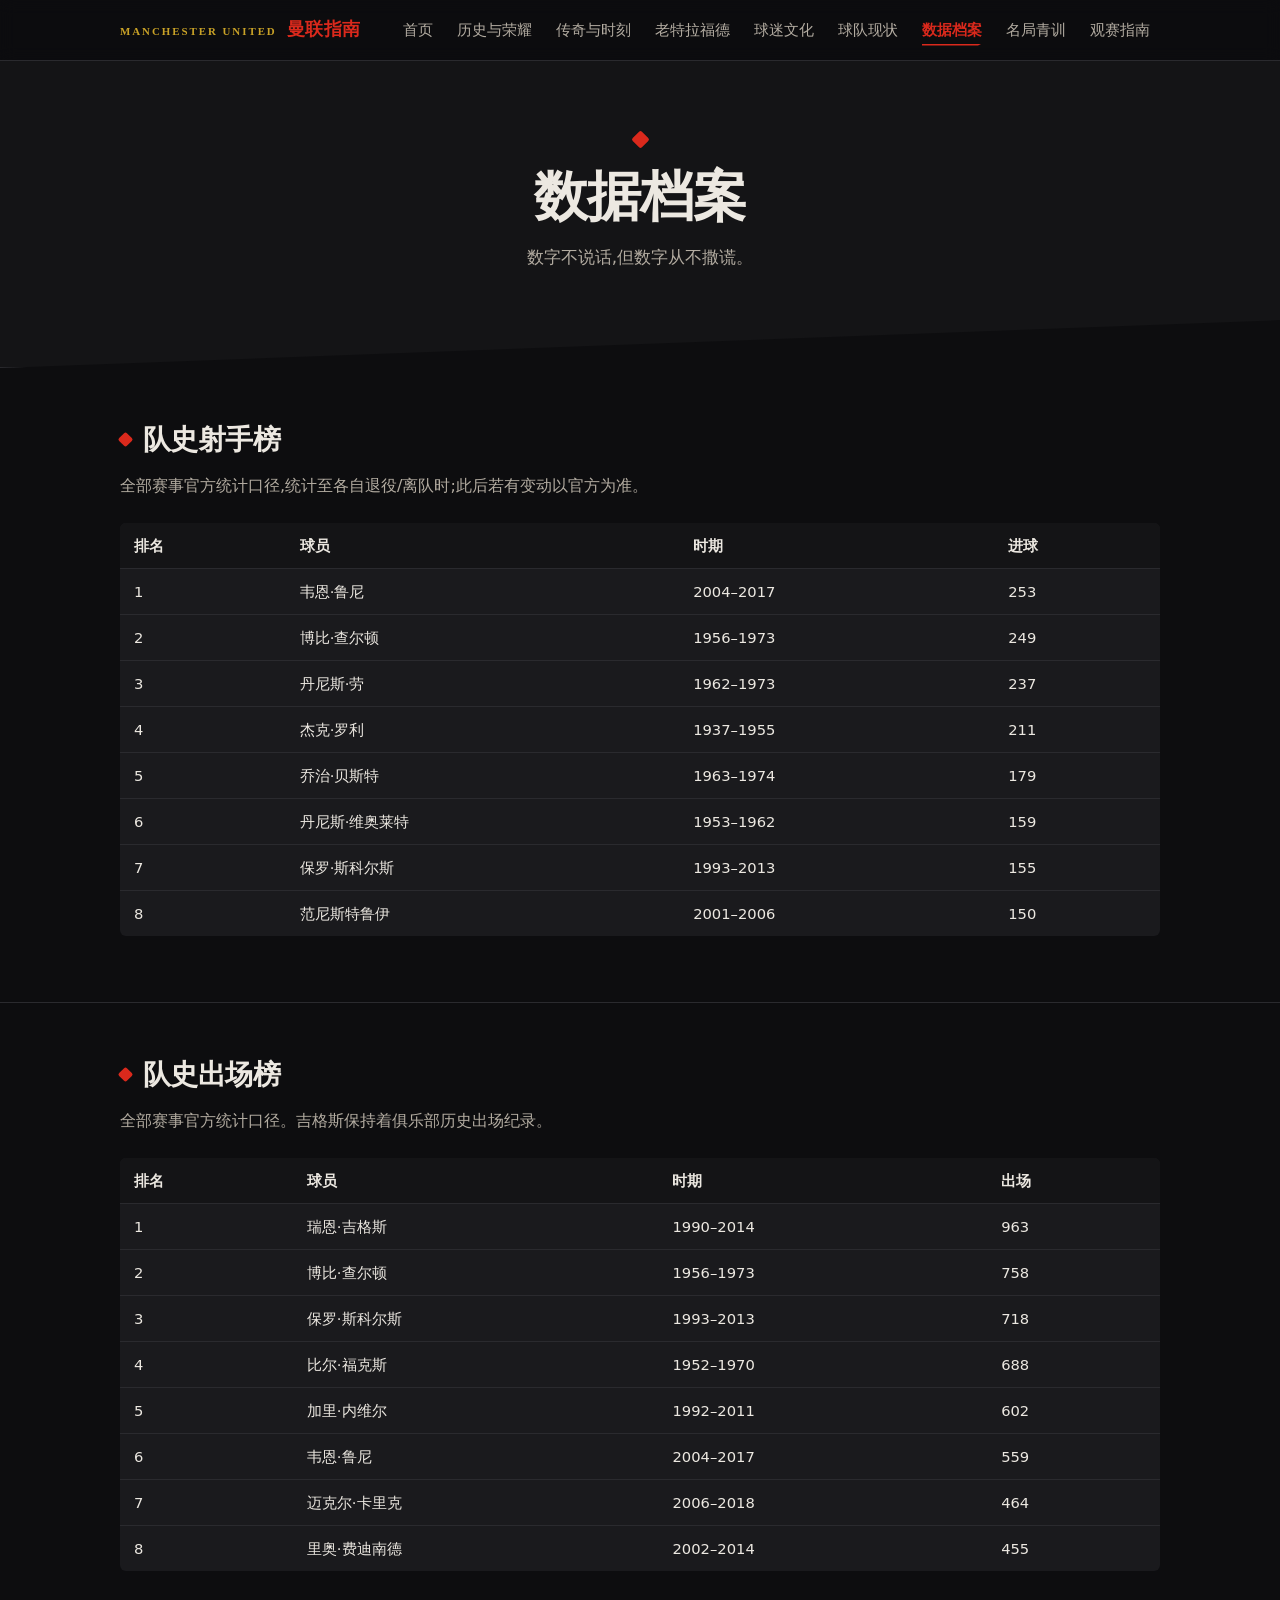
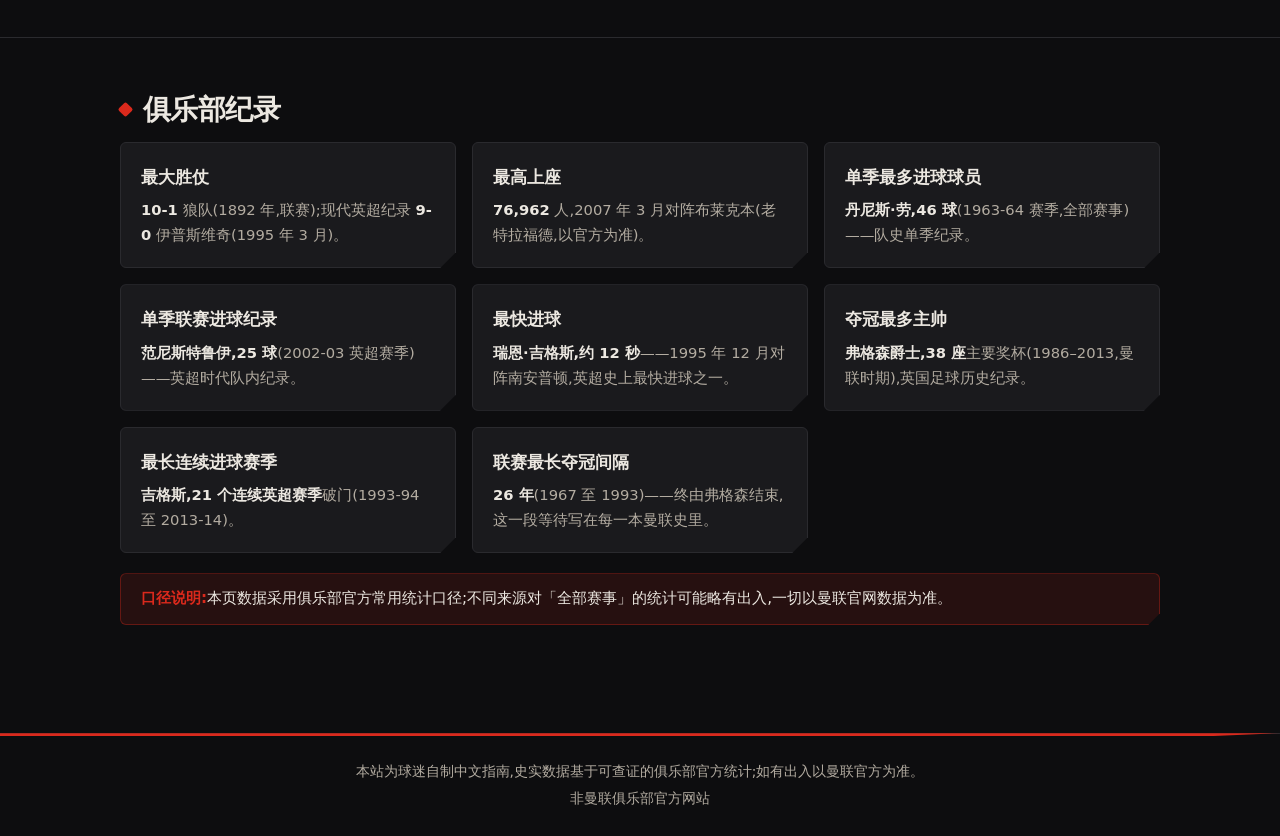
<file: records.html>
<!DOCTYPE html>
<html lang="zh-CN">
<head>
  <meta charset="UTF-8">
  <meta name="viewport" content="width=device-width, initial-scale=1.0">
  <title>数据档案 | 曼联球迷指南</title>
  <meta name="description" content="曼联数据档案:队史射手榜、出场榜与俱乐部纪录。全部为官方口径史实数据。">
  <meta property="og:type" content="website">
  <meta property="og:site_name" content="曼联球迷指南">
  <meta property="og:title" content="数据档案 | 曼联球迷指南">
  <meta property="og:image" content="https://yxtman.github.io/man/images/og-cover.png">
  <meta property="og:url" content="https://yxtman.github.io/man/records.html">
  <meta property="og:description" content="曼联数据档案:队史射手榜、出场榜与俱乐部纪录。全部为官方口径史实数据。">
  <meta property="og:locale" content="zh_CN">
  <meta name="twitter:card" content="summary_large_image">
  <link rel="canonical" href="https://yxtman.github.io/man/records.html">
  <meta name="twitter:card" content="summary_large_image">
  <link rel="icon" href="data:image/svg+xml,%3Csvg xmlns='http://www.w3.org/2000/svg' viewBox='0 0 16 16'%3E%3Crect x='5' y='5' width='6' height='6' fill='%23DA291C' transform='rotate(45 8 8)'/%3E%3C/svg%3E">
  <link rel="stylesheet" href="css/style.css">
</head>
<body>

<header class="site-header">
  <div class="container header-inner">
    <a class="logo" href="index.html"><em>MANCHESTER UNITED</em><span>曼联指南</span></a>
    <button type="button" class="nav-toggle" id="navToggle" aria-label="打开菜单" aria-controls="siteNav" aria-expanded="false">菜单</button>
    <nav class="site-nav" id="siteNav" aria-label="主导航">
      <a href="index.html">首页</a>
      <a href="history.html">历史与荣耀</a>
      <a href="legends.html">传奇与时刻</a>
      <a href="theater.html">老特拉福德</a>
      <a href="culture.html">球迷文化</a>
      <a href="team.html">球队现状</a>
      <a href="records.html" class="active" aria-current="page">数据档案</a>
      <a href="classics.html">名局青训</a>
      <a href="watch.html">观赛指南</a>
    </nav>
  </div>
</header>

<main>

  <section class="hero">
    <div class="container">
      <h1>数据档案</h1>
      <p>数字不说话,但数字从不撒谎。</p>
    </div>
  </section>

  <!-- 射手榜 -->
  <section class="section">
    <div class="container">
      <h2 class="section-title">队史射手榜</h2>
      <p class="section-desc">全部赛事官方统计口径,统计至各自退役/离队时;此后若有变动以官方为准。</p>
      <div class="table-wrap">
        <table>
          <tr><th>排名</th><th>球员</th><th>时期</th><th>进球</th></tr>
          <tr><td>1</td><td>韦恩·鲁尼</td><td>2004–2017</td><td>253</td></tr>
          <tr><td>2</td><td>博比·查尔顿</td><td>1956–1973</td><td>249</td></tr>
          <tr><td>3</td><td>丹尼斯·劳</td><td>1962–1973</td><td>237</td></tr>
          <tr><td>4</td><td>杰克·罗利</td><td>1937–1955</td><td>211</td></tr>
          <tr><td>5</td><td>乔治·贝斯特</td><td>1963–1974</td><td>179</td></tr>
          <tr><td>6</td><td>丹尼斯·维奥莱特</td><td>1953–1962</td><td>159</td></tr>
          <tr><td>7</td><td>保罗·斯科尔斯</td><td>1993–2013</td><td>155</td></tr>
          <tr><td>8</td><td>范尼斯特鲁伊</td><td>2001–2006</td><td>150</td></tr>
        </table>
      </div>
    </div>
  </section>

  <!-- 出场榜 -->
  <section class="section">
    <div class="container">
      <h2 class="section-title">队史出场榜</h2>
      <p class="section-desc">全部赛事官方统计口径。吉格斯保持着俱乐部历史出场纪录。</p>
      <div class="table-wrap">
        <table>
          <tr><th>排名</th><th>球员</th><th>时期</th><th>出场</th></tr>
          <tr><td>1</td><td>瑞恩·吉格斯</td><td>1990–2014</td><td>963</td></tr>
          <tr><td>2</td><td>博比·查尔顿</td><td>1956–1973</td><td>758</td></tr>
          <tr><td>3</td><td>保罗·斯科尔斯</td><td>1993–2013</td><td>718</td></tr>
          <tr><td>4</td><td>比尔·福克斯</td><td>1952–1970</td><td>688</td></tr>
          <tr><td>5</td><td>加里·内维尔</td><td>1992–2011</td><td>602</td></tr>
          <tr><td>6</td><td>韦恩·鲁尼</td><td>2004–2017</td><td>559</td></tr>
          <tr><td>7</td><td>迈克尔·卡里克</td><td>2006–2018</td><td>464</td></tr>
          <tr><td>8</td><td>里奥·费迪南德</td><td>2002–2014</td><td>455</td></tr>
        </table>
      </div>
    </div>
  </section>

  <!-- 纪录 -->
  <section class="section">
    <div class="container">
      <h2 class="section-title">俱乐部纪录</h2>
      <div class="grid">
        <div class="card"><h3>最大胜仗</h3><p><b>10-1</b> 狼队(1892 年,联赛);现代英超纪录 <b>9-0</b> 伊普斯维奇(1995 年 3 月)。</p></div>
        <div class="card"><h3>最高上座</h3><p><b>76,962</b> 人,2007 年 3 月对阵布莱克本(老特拉福德,以官方为准)。</p></div>
        <div class="card"><h3>单季最多进球球员</h3><p><b>丹尼斯·劳,46 球</b>(1963-64 赛季,全部赛事)——队史单季纪录。</p></div>
        <div class="card"><h3>单季联赛进球纪录</h3><p><b>范尼斯特鲁伊,25 球</b>(2002-03 英超赛季)——英超时代队内纪录。</p></div>
        <div class="card"><h3>最快进球</h3><p><b>瑞恩·吉格斯,约 12 秒</b>——1995 年 12 月对阵南安普顿,英超史上最快进球之一。</p></div>
        <div class="card"><h3>夺冠最多主帅</h3><p><b>弗格森爵士,38 座</b>主要奖杯(1986–2013,曼联时期),英国足球历史纪录。</p></div>
        <div class="card"><h3>最长连续进球赛季</h3><p><b>吉格斯,21 个连续英超赛季</b>破门(1993-94 至 2013-14)。</p></div>
        <div class="card"><h3>联赛最长夺冠间隔</h3><p><b>26 年</b>(1967 至 1993)——终由弗格森结束,这一段等待写在每一本曼联史里。</p></div>
      </div>
      <div class="callout">
        <strong>口径说明:</strong>本页数据采用俱乐部官方常用统计口径;不同来源对「全部赛事」的统计可能略有出入,一切以曼联官网数据为准。
      </div>
    </div>
  </section>

</main>

<footer class="site-footer">
  <div class="container">
    <p>本站为球迷自制中文指南,史实数据基于可查证的俱乐部官方统计;如有出入以曼联官方为准。</p>
    <p>非曼联俱乐部官方网站</p>
  </div>
</footer>

<script src="js/main.js"></script>
</body>
</html>
</file>
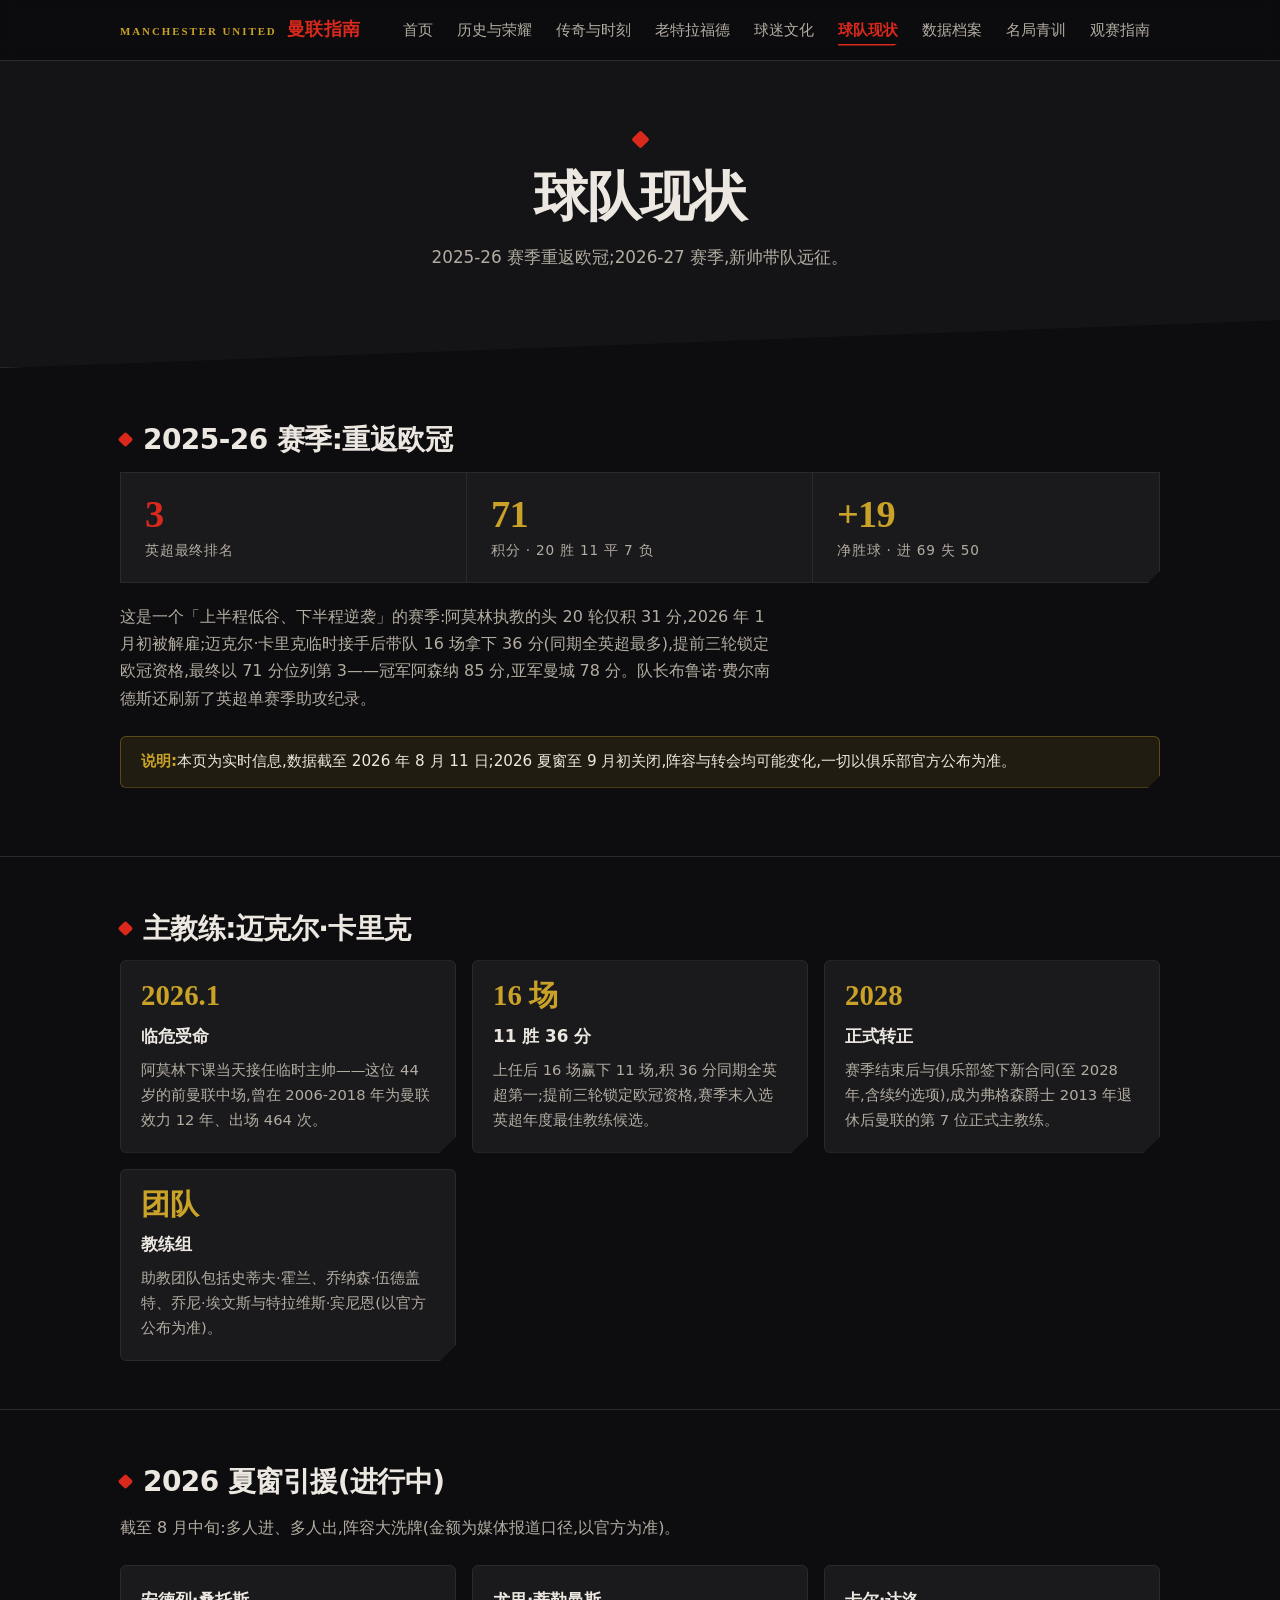
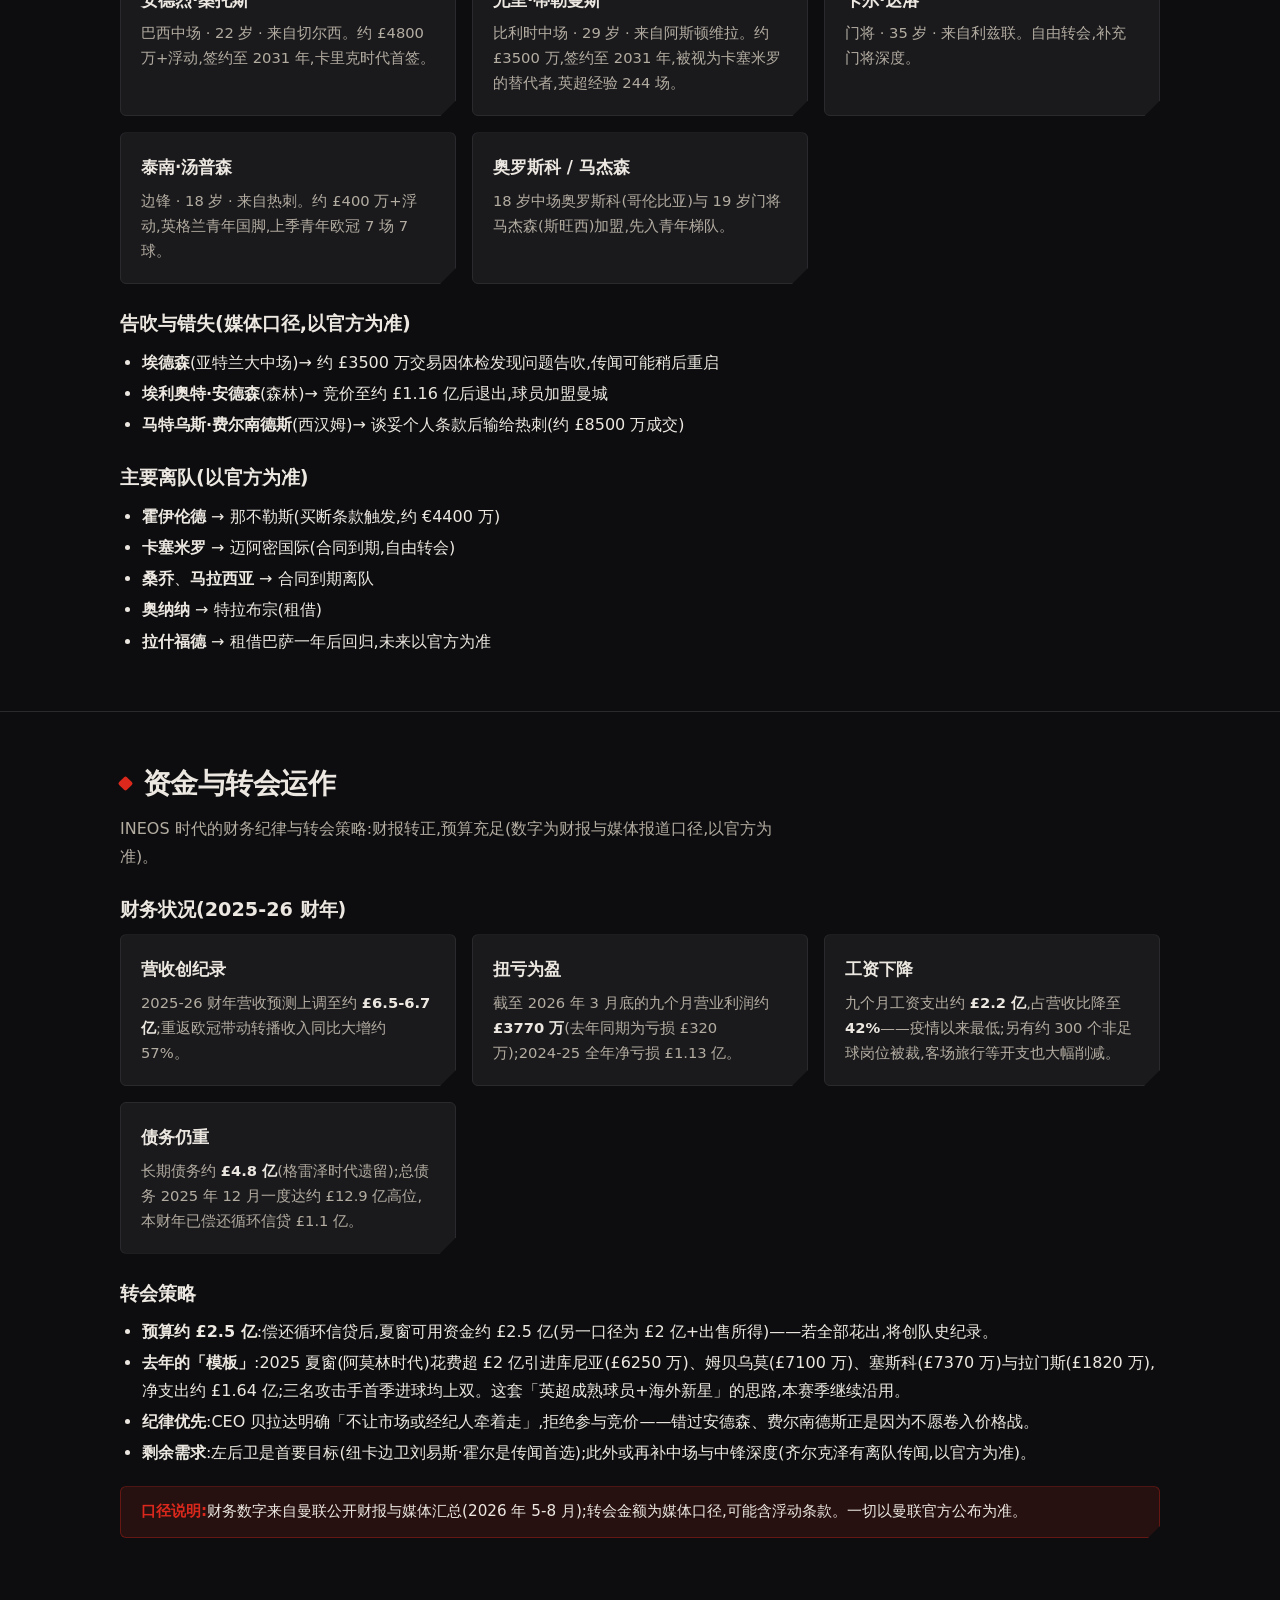
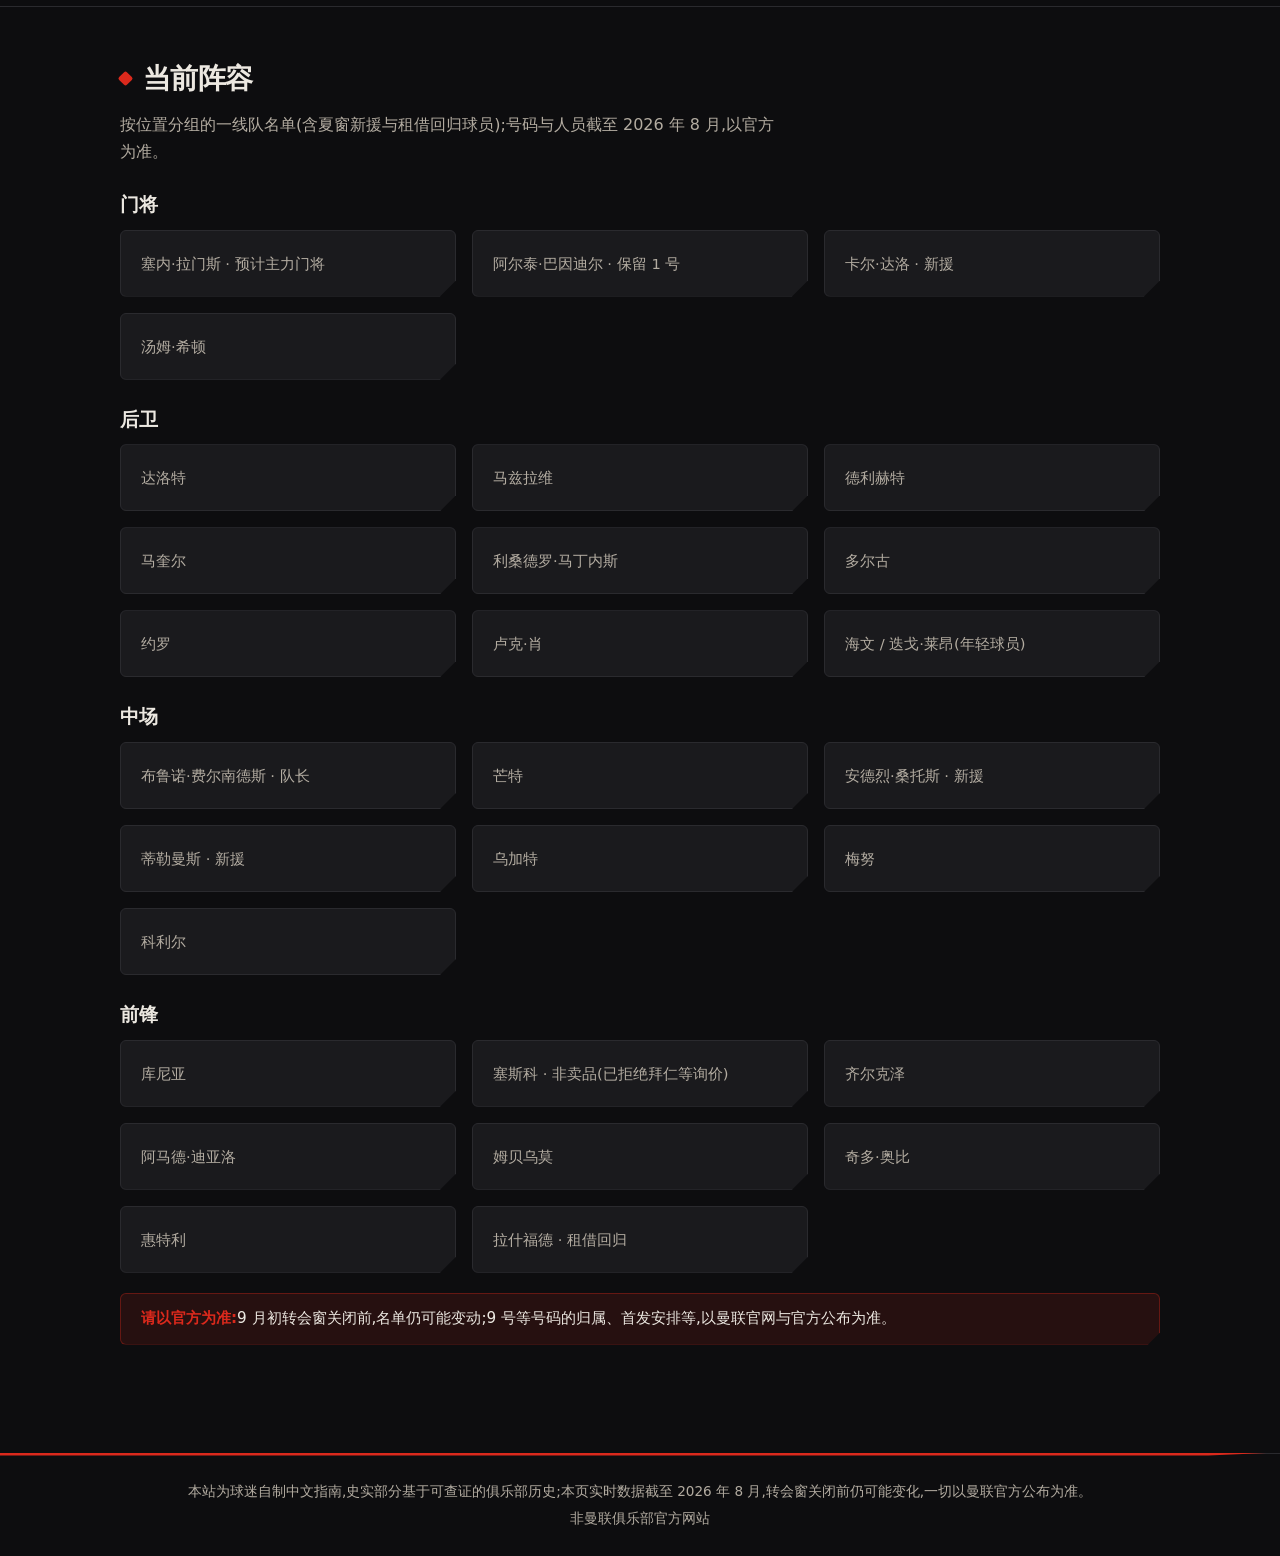
<file: team.html>
<!DOCTYPE html>
<html lang="zh-CN">
<head>
  <meta charset="UTF-8">
  <meta name="viewport" content="width=device-width, initial-scale=1.0">
  <title>球队现状 | 曼联球迷指南</title>
  <meta name="description" content="曼联球队现状:2025-26 赛季第 3 名回顾、主教练卡里克、2026 夏窗引援、资金与转会运作、当前阵容。数据截至 2026 年 8 月,以官方为准。">
  <meta property="og:type" content="website">
  <meta property="og:site_name" content="曼联球迷指南">
  <meta property="og:title" content="球队现状 | 曼联球迷指南">
  <meta property="og:image" content="https://yxtman.github.io/man/images/og-cover.png">
  <meta property="og:url" content="https://yxtman.github.io/man/team.html">
  <meta property="og:description" content="曼联球队现状、主教练、夏窗动态、资金与转会运作及当前阵容。数据截至 2026 年 8 月。">
  <meta property="og:locale" content="zh_CN">
  <meta name="twitter:card" content="summary_large_image">
  <link rel="canonical" href="https://yxtman.github.io/man/team.html">
  <meta name="twitter:card" content="summary_large_image">
  <link rel="icon" href="data:image/svg+xml,%3Csvg xmlns='http://www.w3.org/2000/svg' viewBox='0 0 16 16'%3E%3Crect x='5' y='5' width='6' height='6' fill='%23DA291C' transform='rotate(45 8 8)'/%3E%3C/svg%3E">
  <link rel="stylesheet" href="css/style.css">
</head>
<body>

<header class="site-header">
  <div class="container header-inner">
    <a class="logo" href="index.html"><em>MANCHESTER UNITED</em><span>曼联指南</span></a>
    <button type="button" class="nav-toggle" id="navToggle" aria-label="打开菜单" aria-controls="siteNav" aria-expanded="false">菜单</button>
    <nav class="site-nav" id="siteNav" aria-label="主导航">
      <a href="index.html">首页</a>
      <a href="history.html">历史与荣耀</a>
      <a href="legends.html">传奇与时刻</a>
      <a href="theater.html">老特拉福德</a>
      <a href="culture.html">球迷文化</a>
      <a href="team.html" class="active" aria-current="page">球队现状</a>
      <a href="records.html">数据档案</a>
      <a href="classics.html">名局青训</a>
      <a href="watch.html">观赛指南</a>
    </nav>
  </div>
</header>

<main>

  <section class="hero">
    <div class="container">
      <h1>球队现状</h1>
      <p>2025-26 赛季重返欧冠;2026-27 赛季,新帅带队远征。</p>
    </div>
  </section>

  <!-- 2025-26 赛季回顾 -->
  <section class="section">
    <div class="container">
      <h2 class="section-title">2025-26 赛季:重返欧冠</h2>
      <div class="stat-strip">
        <div><div class="num red">3</div><div class="label">英超最终排名</div></div>
        <div><div class="num">71</div><div class="label">积分 · 20 胜 11 平 7 负</div></div>
        <div><div class="num">+19</div><div class="label">净胜球 · 进 69 失 50</div></div>
      </div>
      <p class="section-desc" style="margin-top:20px;">这是一个「上半程低谷、下半程逆袭」的赛季:阿莫林执教的头 20 轮仅积 31 分,2026 年 1 月初被解雇;迈克尔·卡里克临时接手后带队 16 场拿下 36 分(同期全英超最多),提前三轮锁定欧冠资格,最终以 71 分位列第 3——冠军阿森纳 85 分,亚军曼城 78 分。队长布鲁诺·费尔南德斯还刷新了英超单赛季助攻纪录。</p>
      <div class="callout tip">
        <strong>说明:</strong>本页为实时信息,数据截至 2026 年 8 月 11 日;2026 夏窗至 9 月初关闭,阵容与转会均可能变化,一切以俱乐部官方公布为准。
      </div>
    </div>
  </section>

  <!-- 主教练 -->
  <section class="section">
    <div class="container">
      <h2 class="section-title">主教练:迈克尔·卡里克</h2>
      <div class="grid">
        <div class="card">
          <div class="kicker-num">2026.1</div>
          <h3>临危受命</h3>
          <p>阿莫林下课当天接任临时主帅——这位 44 岁的前曼联中场,曾在 2006-2018 年为曼联效力 12 年、出场 464 次。</p>
        </div>
        <div class="card">
          <div class="kicker-num">16 场</div>
          <h3>11 胜 36 分</h3>
          <p>上任后 16 场赢下 11 场,积 36 分同期全英超第一;提前三轮锁定欧冠资格,赛季末入选英超年度最佳教练候选。</p>
        </div>
        <div class="card">
          <div class="kicker-num">2028</div>
          <h3>正式转正</h3>
          <p>赛季结束后与俱乐部签下新合同(至 2028 年,含续约选项),成为弗格森爵士 2013 年退休后曼联的第 7 位正式主教练。</p>
        </div>
        <div class="card">
          <div class="kicker-num">团队</div>
          <h3>教练组</h3>
          <p>助教团队包括史蒂夫·霍兰、乔纳森·伍德盖特、乔尼·埃文斯与特拉维斯·宾尼恩(以官方公布为准)。</p>
        </div>
      </div>
    </div>
  </section>

  <!-- 夏窗引援 -->
  <section class="section">
    <div class="container">
      <h2 class="section-title">2026 夏窗引援(进行中)</h2>
      <p class="section-desc">截至 8 月中旬:多人进、多人出,阵容大洗牌(金额为媒体报道口径,以官方为准)。</p>
      <div class="grid">
        <div class="card"><h3>安德烈·桑托斯</h3><p>巴西中场 · 22 岁 · 来自切尔西。约 £4800 万+浮动,签约至 2031 年,卡里克时代首签。</p></div>
        <div class="card"><h3>尤里·蒂勒曼斯</h3><p>比利时中场 · 29 岁 · 来自阿斯顿维拉。约 £3500 万,签约至 2031 年,被视为卡塞米罗的替代者,英超经验 244 场。</p></div>
        <div class="card"><h3>卡尔·达洛</h3><p>门将 · 35 岁 · 来自利兹联。自由转会,补充门将深度。</p></div>
        <div class="card"><h3>泰南·汤普森</h3><p>边锋 · 18 岁 · 来自热刺。约 £400 万+浮动,英格兰青年国脚,上季青年欧冠 7 场 7 球。</p></div>
        <div class="card"><h3>奥罗斯科 / 马杰森</h3><p>18 岁中场奥罗斯科(哥伦比亚)与 19 岁门将马杰森(斯旺西)加盟,先入青年梯队。</p></div>
      </div>
      <h3 class="subhead">告吹与错失(媒体口径,以官方为准)</h3>
      <ul>
        <li><strong>埃德森</strong>(亚特兰大中场)→ 约 £3500 万交易因体检发现问题告吹,传闻可能稍后重启</li>
        <li><strong>埃利奥特·安德森</strong>(森林)→ 竞价至约 £1.16 亿后退出,球员加盟曼城</li>
        <li><strong>马特乌斯·费尔南德斯</strong>(西汉姆)→ 谈妥个人条款后输给热刺(约 £8500 万成交)</li>
      </ul>
      <h3 class="subhead">主要离队(以官方为准)</h3>
      <ul>
        <li><strong>霍伊伦德</strong> → 那不勒斯(买断条款触发,约 €4400 万)</li>
        <li><strong>卡塞米罗</strong> → 迈阿密国际(合同到期,自由转会)</li>
        <li><strong>桑乔</strong>、<strong>马拉西亚</strong> → 合同到期离队</li>
        <li><strong>奥纳纳</strong> → 特拉布宗(租借)</li>
        <li><strong>拉什福德</strong> → 租借巴萨一年后回归,未来以官方为准</li>
      </ul>
    </div>
  </section>

  <!-- 资金与转会运作 -->
  <section class="section">
    <div class="container">
      <h2 class="section-title">资金与转会运作</h2>
      <p class="section-desc">INEOS 时代的财务纪律与转会策略:财报转正,预算充足(数字为财报与媒体报道口径,以官方为准)。</p>

      <h3 class="subhead">财务状况(2025-26 财年)</h3>
      <div class="grid">
        <div class="card"><h3>营收创纪录</h3><p>2025-26 财年营收预测上调至约 <b>£6.5-6.7 亿</b>;重返欧冠带动转播收入同比大增约 57%。</p></div>
        <div class="card"><h3>扭亏为盈</h3><p>截至 2026 年 3 月底的九个月营业利润约 <b>£3770 万</b>(去年同期为亏损 £320 万);2024-25 全年净亏损 £1.13 亿。</p></div>
        <div class="card"><h3>工资下降</h3><p>九个月工资支出约 <b>£2.2 亿</b>,占营收比降至 <b>42%</b>——疫情以来最低;另有约 300 个非足球岗位被裁,客场旅行等开支也大幅削减。</p></div>
        <div class="card"><h3>债务仍重</h3><p>长期债务约 <b>£4.8 亿</b>(格雷泽时代遗留);总债务 2025 年 12 月一度达约 £12.9 亿高位,本财年已偿还循环信贷 £1.1 亿。</p></div>
      </div>

      <h3 class="subhead">转会策略</h3>
      <ul>
        <li><strong>预算约 £2.5 亿</strong>:偿还循环信贷后,夏窗可用资金约 £2.5 亿(另一口径为 £2 亿+出售所得)——若全部花出,将创队史纪录。</li>
        <li><strong>去年的「模板」</strong>:2025 夏窗(阿莫林时代)花费超 £2 亿引进库尼亚(£6250 万)、姆贝乌莫(£7100 万)、塞斯科(£7370 万)与拉门斯(£1820 万),净支出约 £1.64 亿;三名攻击手首季进球均上双。这套「英超成熟球员+海外新星」的思路,本赛季继续沿用。</li>
        <li><strong>纪律优先</strong>:CEO 贝拉达明确「不让市场或经纪人牵着走」,拒绝参与竞价——错过安德森、费尔南德斯正是因为不愿卷入价格战。</li>
        <li><strong>剩余需求</strong>:左后卫是首要目标(纽卡边卫刘易斯·霍尔是传闻首选);此外或再补中场与中锋深度(齐尔克泽有离队传闻,以官方为准)。</li>
      </ul>

      <div class="callout">
        <strong>口径说明:</strong>财务数字来自曼联公开财报与媒体汇总(2026 年 5-8 月);转会金额为媒体口径,可能含浮动条款。一切以曼联官方公布为准。
      </div>
    </div>
  </section>

  <!-- 当前阵容 -->
  <section class="section">
    <div class="container">
      <h2 class="section-title">当前阵容</h2>
      <p class="section-desc">按位置分组的一线队名单(含夏窗新援与租借回归球员);号码与人员截至 2026 年 8 月,以官方为准。</p>

      <h3 class="subhead">门将</h3>
      <div class="grid">
        <div class="card"><p>塞内·拉门斯 · 预计主力门将</p></div>
        <div class="card"><p>阿尔泰·巴因迪尔 · 保留 1 号</p></div>
        <div class="card"><p>卡尔·达洛 · 新援</p></div>
        <div class="card"><p>汤姆·希顿</p></div>
      </div>

      <h3 class="subhead">后卫</h3>
      <div class="grid">
        <div class="card"><p>达洛特</p></div>
        <div class="card"><p>马兹拉维</p></div>
        <div class="card"><p>德利赫特</p></div>
        <div class="card"><p>马奎尔</p></div>
        <div class="card"><p>利桑德罗·马丁内斯</p></div>
        <div class="card"><p>多尔古</p></div>
        <div class="card"><p>约罗</p></div>
        <div class="card"><p>卢克·肖</p></div>
        <div class="card"><p>海文 / 迭戈·莱昂(年轻球员)</p></div>
      </div>

      <h3 class="subhead">中场</h3>
      <div class="grid">
        <div class="card"><p>布鲁诺·费尔南德斯 · 队长</p></div>
        <div class="card"><p>芒特</p></div>
        <div class="card"><p>安德烈·桑托斯 · 新援</p></div>
        <div class="card"><p>蒂勒曼斯 · 新援</p></div>
        <div class="card"><p>乌加特</p></div>
        <div class="card"><p>梅努</p></div>
        <div class="card"><p>科利尔</p></div>
      </div>

      <h3 class="subhead">前锋</h3>
      <div class="grid">
        <div class="card"><p>库尼亚</p></div>
        <div class="card"><p>塞斯科 · 非卖品(已拒绝拜仁等询价)</p></div>
        <div class="card"><p>齐尔克泽</p></div>
        <div class="card"><p>阿马德·迪亚洛</p></div>
        <div class="card"><p>姆贝乌莫</p></div>
        <div class="card"><p>奇多·奥比</p></div>
        <div class="card"><p>惠特利</p></div>
        <div class="card"><p>拉什福德 · 租借回归</p></div>
      </div>

      <div class="callout">
        <strong>请以官方为准:</strong>9 月初转会窗关闭前,名单仍可能变动;9 号等号码的归属、首发安排等,以曼联官网与官方公布为准。
      </div>
    </div>
  </section>

</main>

<footer class="site-footer">
  <div class="container">
    <p>本站为球迷自制中文指南,史实部分基于可查证的俱乐部历史;本页实时数据截至 2026 年 8 月,转会窗关闭前仍可能变化,一切以曼联官方公布为准。</p>
    <p>非曼联俱乐部官方网站</p>
  </div>
</footer>

<script src="js/main.js"></script>
</body>
</html>
</file>
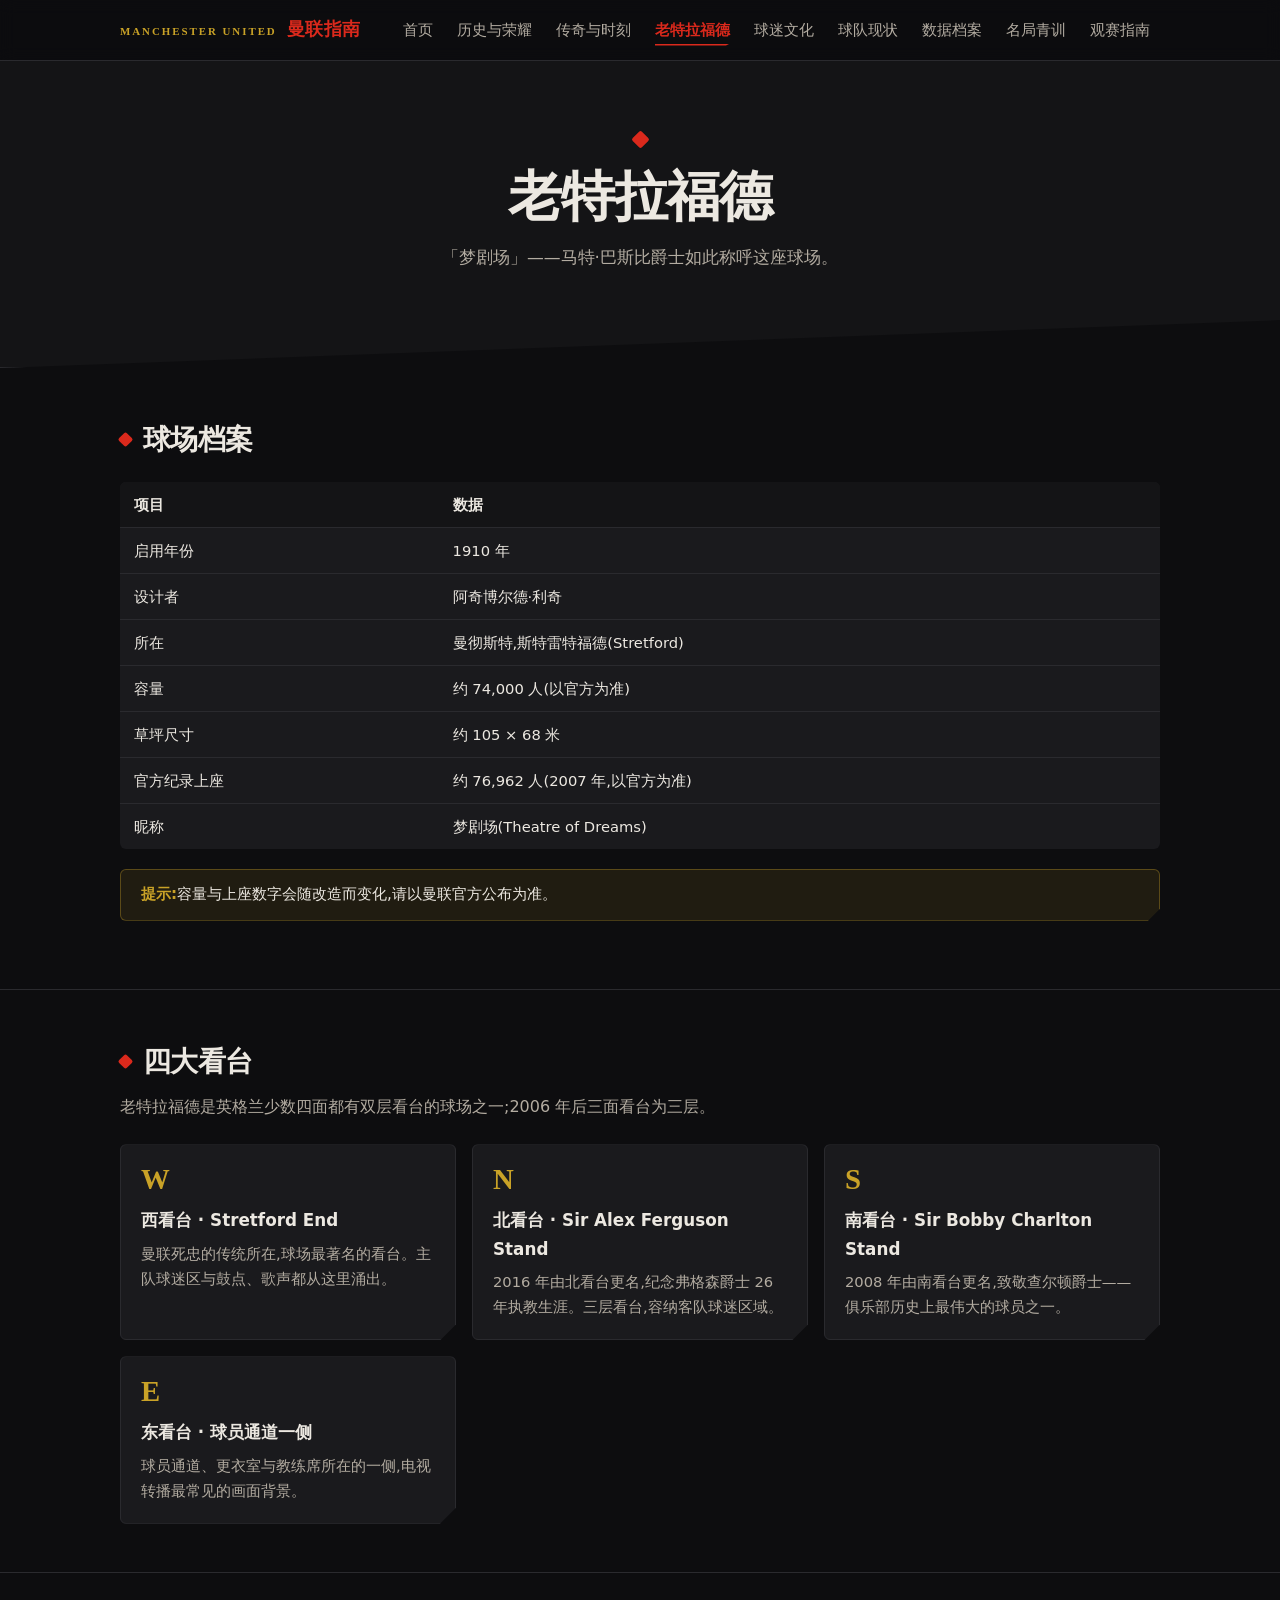
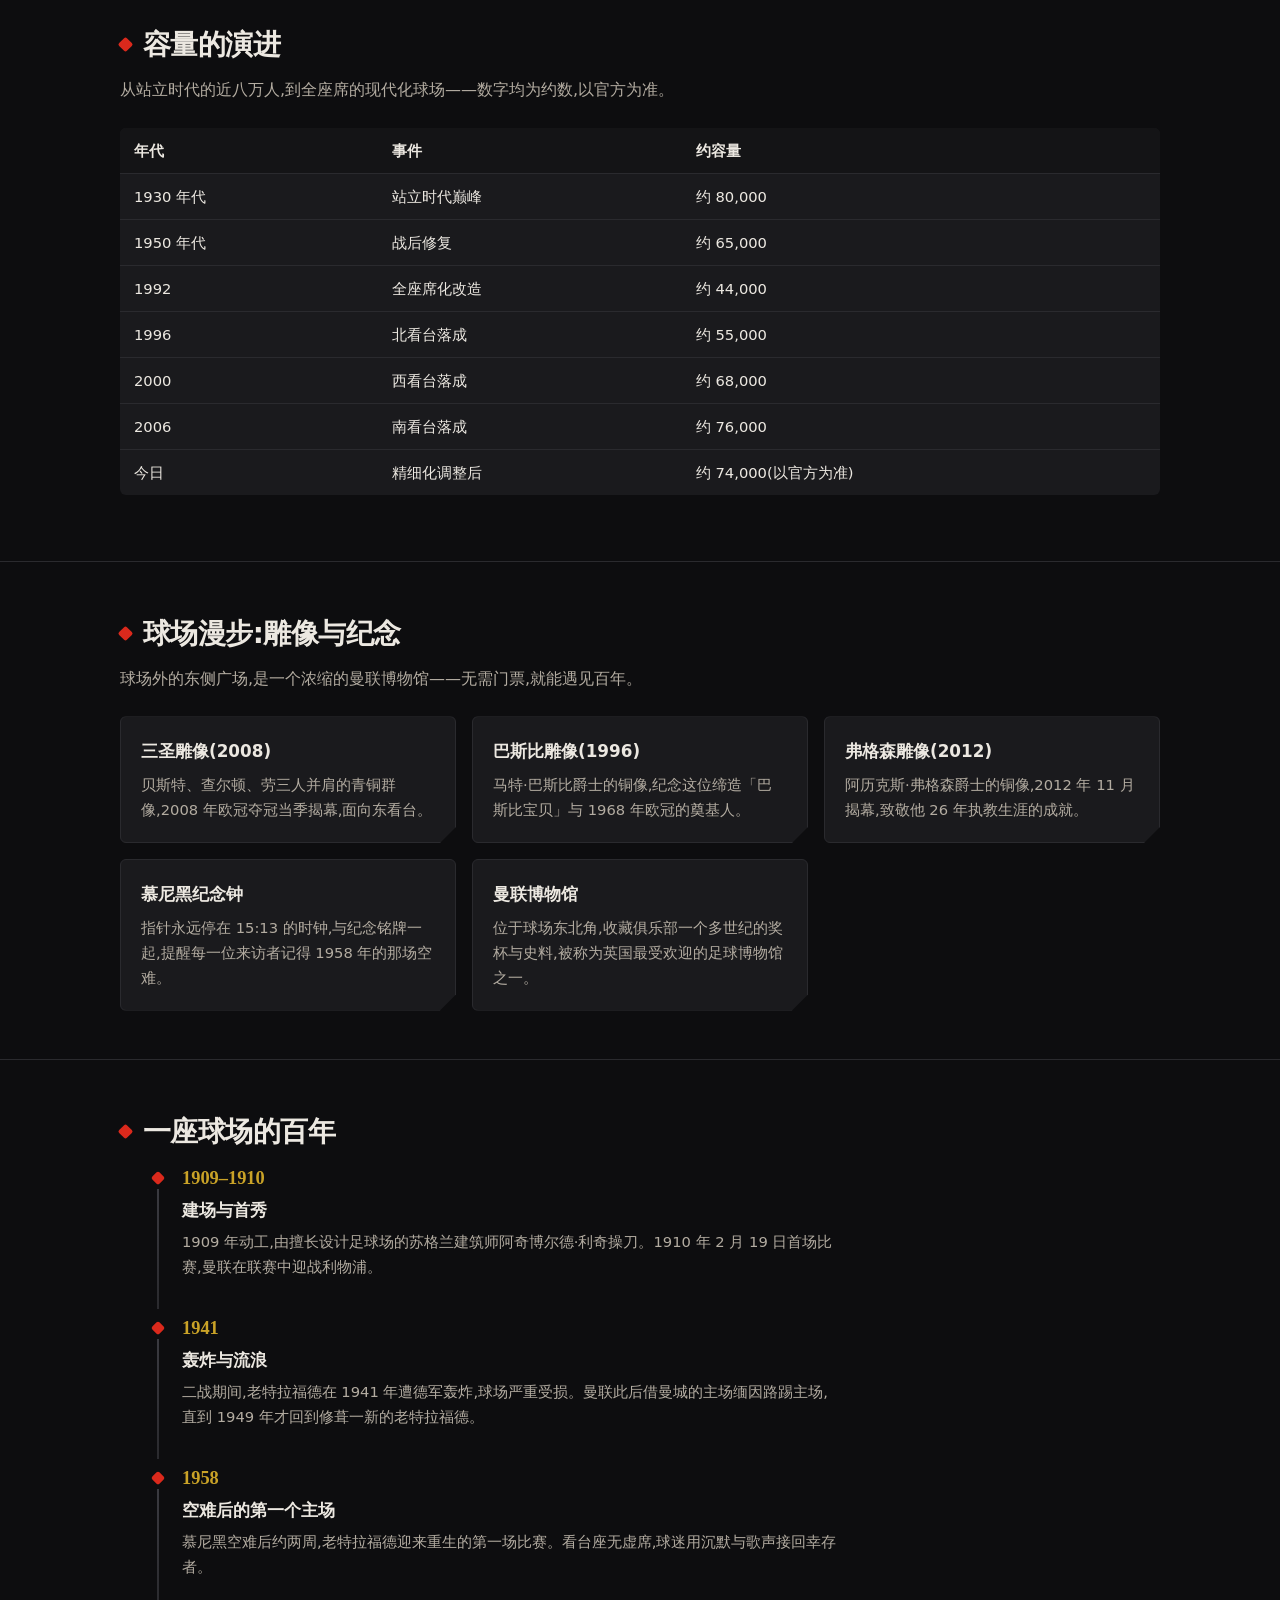
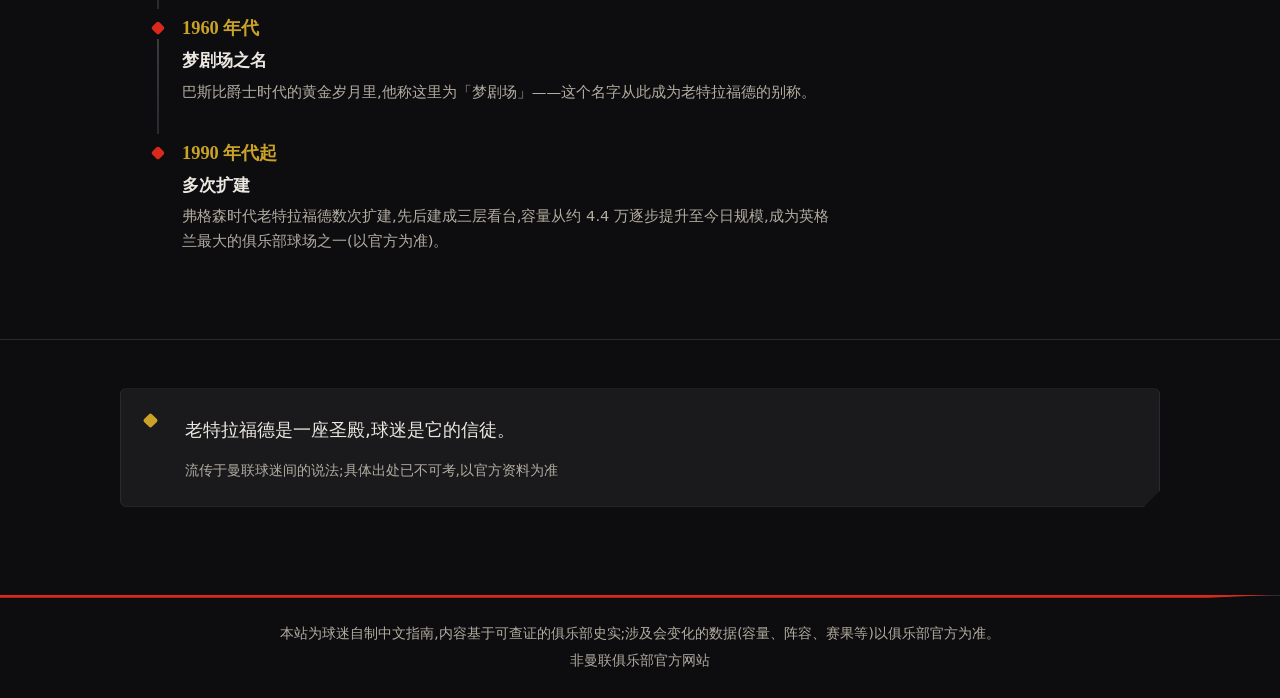
<file: theater.html>
<!DOCTYPE html>
<html lang="zh-CN">
<head>
  <meta charset="UTF-8">
  <meta name="viewport" content="width=device-width, initial-scale=1.0">
  <title>老特拉福德 | 曼联球迷指南</title>
  <meta name="description" content="老特拉福德:梦剧场的历史、四大看台、球场数据与百年故事。">
  <meta property="og:type" content="website">
  <meta property="og:site_name" content="曼联球迷指南">
  <meta property="og:title" content="老特拉福德 | 曼联球迷指南">
  <meta property="og:image" content="https://yxtman.github.io/man/images/og-cover.png">
  <meta property="og:url" content="https://yxtman.github.io/man/theater.html">
  <meta property="og:description" content="老特拉福德:梦剧场的历史、四大看台、球场数据与百年故事。">
  <meta property="og:locale" content="zh_CN">
  <meta name="twitter:card" content="summary_large_image">
  <link rel="canonical" href="https://yxtman.github.io/man/theater.html">
  <meta name="twitter:card" content="summary_large_image">
  <link rel="icon" href="data:image/svg+xml,%3Csvg xmlns='http://www.w3.org/2000/svg' viewBox='0 0 16 16'%3E%3Crect x='5' y='5' width='6' height='6' fill='%23DA291C' transform='rotate(45 8 8)'/%3E%3C/svg%3E">
  <link rel="stylesheet" href="css/style.css">
</head>
<body>

<header class="site-header">
  <div class="container header-inner">
    <a class="logo" href="index.html"><em>MANCHESTER UNITED</em><span>曼联指南</span></a>
    <button type="button" class="nav-toggle" id="navToggle" aria-label="打开菜单" aria-controls="siteNav" aria-expanded="false">菜单</button>
    <nav class="site-nav" id="siteNav" aria-label="主导航">
      <a href="index.html">首页</a>
      <a href="history.html">历史与荣耀</a>
      <a href="legends.html">传奇与时刻</a>
      <a href="theater.html" class="active" aria-current="page">老特拉福德</a>
      <a href="culture.html">球迷文化</a>
      <a href="team.html">球队现状</a>
      <a href="records.html">数据档案</a>
      <a href="classics.html">名局青训</a>
      <a href="watch.html">观赛指南</a>
    </nav>
  </div>
</header>

<main>

  <section class="hero">
    <div class="container">
      <h1>老特拉福德</h1>
      <p>「梦剧场」——马特·巴斯比爵士如此称呼这座球场。</p>
    </div>
  </section>

  <!-- 球场数据 -->
  <section class="section">
    <div class="container">
      <h2 class="section-title">球场档案</h2>
      <div class="table-wrap">
        <table>
          <tr><th>项目</th><th>数据</th></tr>
          <tr><td>启用年份</td><td>1910 年</td></tr>
          <tr><td>设计者</td><td>阿奇博尔德·利奇</td></tr>
          <tr><td>所在</td><td>曼彻斯特,斯特雷特福德(Stretford)</td></tr>
          <tr><td>容量</td><td>约 74,000 人(以官方为准)</td></tr>
          <tr><td>草坪尺寸</td><td>约 105 × 68 米</td></tr>
          <tr><td>官方纪录上座</td><td>约 76,962 人(2007 年,以官方为准)</td></tr>
          <tr><td>昵称</td><td>梦剧场(Theatre of Dreams)</td></tr>
        </table>
      </div>
      <div class="callout tip">
        <strong>提示:</strong>容量与上座数字会随改造而变化,请以曼联官方公布为准。
      </div>
    </div>
  </section>

  <!-- 四大看台 -->
  <section class="section">
    <div class="container">
      <h2 class="section-title">四大看台</h2>
      <p class="section-desc">老特拉福德是英格兰少数四面都有双层看台的球场之一;2006 年后三面看台为三层。</p>
      <div class="grid">
        <div class="card">
          <div class="kicker-num">W</div>
          <h3>西看台 · Stretford End</h3>
          <p>曼联死忠的传统所在,球场最著名的看台。主队球迷区与鼓点、歌声都从这里涌出。</p>
        </div>
        <div class="card">
          <div class="kicker-num">N</div>
          <h3>北看台 · Sir Alex Ferguson Stand</h3>
          <p>2016 年由北看台更名,纪念弗格森爵士 26 年执教生涯。三层看台,容纳客队球迷区域。</p>
        </div>
        <div class="card">
          <div class="kicker-num">S</div>
          <h3>南看台 · Sir Bobby Charlton Stand</h3>
          <p>2008 年由南看台更名,致敬查尔顿爵士——俱乐部历史上最伟大的球员之一。</p>
        </div>
        <div class="card">
          <div class="kicker-num">E</div>
          <h3>东看台 · 球员通道一侧</h3>
          <p>球员通道、更衣室与教练席所在的一侧,电视转播最常见的画面背景。</p>
        </div>
      </div>
    </div>
  </section>

  <!-- 容量演进 -->
  <section class="section">
    <div class="container">
      <h2 class="section-title">容量的演进</h2>
      <p class="section-desc">从站立时代的近八万人,到全座席的现代化球场——数字均为约数,以官方为准。</p>
      <div class="table-wrap">
        <table>
          <tr><th>年代</th><th>事件</th><th>约容量</th></tr>
          <tr><td>1930 年代</td><td>站立时代巅峰</td><td>约 80,000</td></tr>
          <tr><td>1950 年代</td><td>战后修复</td><td>约 65,000</td></tr>
          <tr><td>1992</td><td>全座席化改造</td><td>约 44,000</td></tr>
          <tr><td>1996</td><td>北看台落成</td><td>约 55,000</td></tr>
          <tr><td>2000</td><td>西看台落成</td><td>约 68,000</td></tr>
          <tr><td>2006</td><td>南看台落成</td><td>约 76,000</td></tr>
          <tr><td>今日</td><td>精细化调整后</td><td>约 74,000(以官方为准)</td></tr>
        </table>
      </div>
    </div>
  </section>

  <!-- 球场漫步 -->
  <section class="section">
    <div class="container">
      <h2 class="section-title">球场漫步:雕像与纪念</h2>
      <p class="section-desc">球场外的东侧广场,是一个浓缩的曼联博物馆——无需门票,就能遇见百年。</p>
      <div class="grid">
        <div class="card"><h3>三圣雕像(2008)</h3><p>贝斯特、查尔顿、劳三人并肩的青铜群像,2008 年欧冠夺冠当季揭幕,面向东看台。</p></div>
        <div class="card"><h3>巴斯比雕像(1996)</h3><p>马特·巴斯比爵士的铜像,纪念这位缔造「巴斯比宝贝」与 1968 年欧冠的奠基人。</p></div>
        <div class="card"><h3>弗格森雕像(2012)</h3><p>阿历克斯·弗格森爵士的铜像,2012 年 11 月揭幕,致敬他 26 年执教生涯的成就。</p></div>
        <div class="card"><h3>慕尼黑纪念钟</h3><p>指针永远停在 15:13 的时钟,与纪念铭牌一起,提醒每一位来访者记得 1958 年的那场空难。</p></div>
        <div class="card"><h3>曼联博物馆</h3><p>位于球场东北角,收藏俱乐部一个多世纪的奖杯与史料,被称为英国最受欢迎的足球博物馆之一。</p></div>
      </div>
    </div>
  </section>

  <!-- 梦剧场故事 -->
  <section class="section">
    <div class="container">
      <h2 class="section-title">一座球场的百年</h2>
      <ul class="timeline">

        <li><span class="year">1909–1910</span><h3>建场与首秀</h3><p>1909 年动工,由擅长设计足球场的苏格兰建筑师阿奇博尔德·利奇操刀。1910 年 2 月 19 日首场比赛,曼联在联赛中迎战利物浦。</p></li>

        <li><span class="year">1941</span><h3>轰炸与流浪</h3><p>二战期间,老特拉福德在 1941 年遭德军轰炸,球场严重受损。曼联此后借曼城的主场缅因路踢主场,直到 1949 年才回到修葺一新的老特拉福德。</p></li>

        <li><span class="year">1958</span><h3>空难后的第一个主场</h3><p>慕尼黑空难后约两周,老特拉福德迎来重生的第一场比赛。看台座无虚席,球迷用沉默与歌声接回幸存者。</p></li>

        <li><span class="year">1960 年代</span><h3>梦剧场之名</h3><p>巴斯比爵士时代的黄金岁月里,他称这里为「梦剧场」——这个名字从此成为老特拉福德的别称。</p></li>

        <li><span class="year">1990 年代起</span><h3>多次扩建</h3><p>弗格森时代老特拉福德数次扩建,先后建成三层看台,容量从约 4.4 万逐步提升至今日规模,成为英格兰最大的俱乐部球场之一(以官方为准)。</p></li>

      </ul>
    </div>
  </section>

  <section class="section">
    <div class="container">
      <div class="quote">
        <blockquote>老特拉福德是一座圣殿,球迷是它的信徒。</blockquote>
        <cite>流传于曼联球迷间的说法;具体出处已不可考,以官方资料为准</cite>
      </div>
    </div>
  </section>

</main>

<footer class="site-footer">
  <div class="container">
    <p>本站为球迷自制中文指南,内容基于可查证的俱乐部史实;涉及会变化的数据(容量、阵容、赛果等)以俱乐部官方为准。</p>
    <p>非曼联俱乐部官方网站</p>
  </div>
</footer>

<script src="js/main.js"></script>
</body>
</html>
</file>
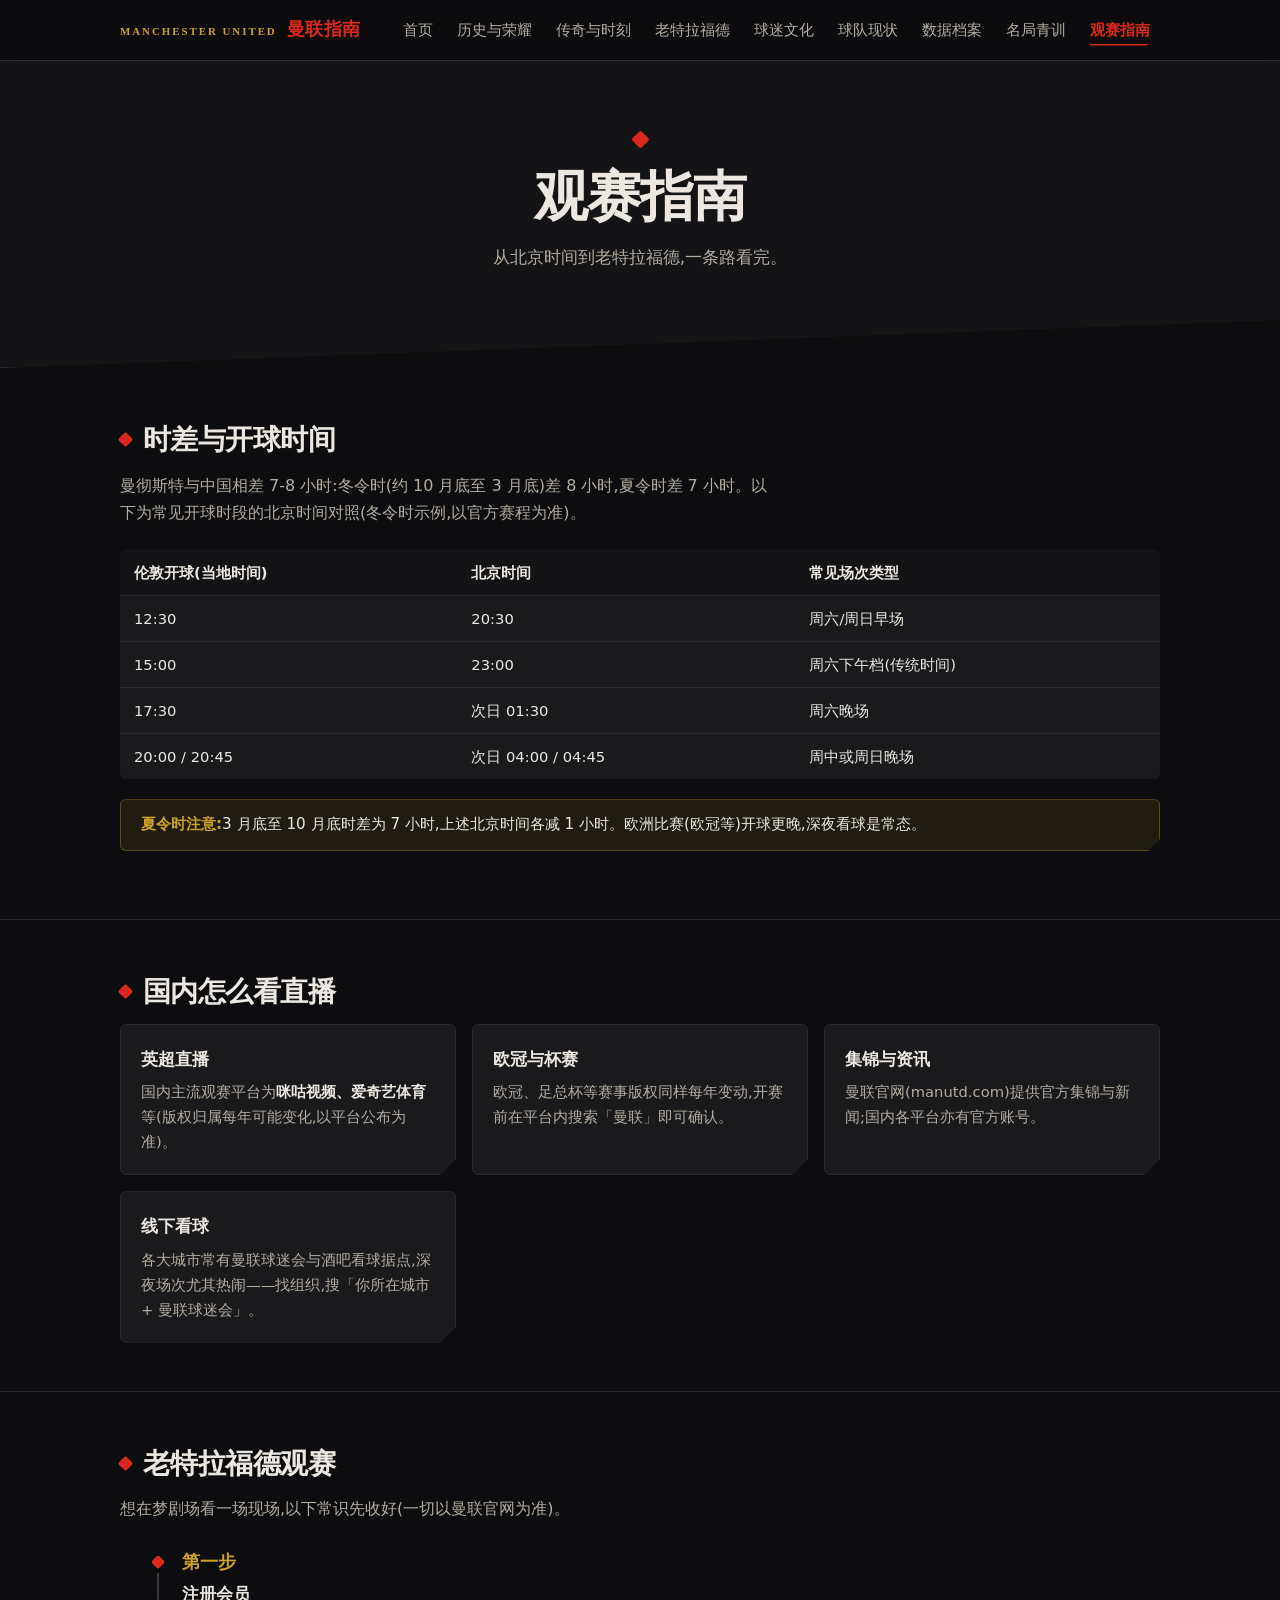
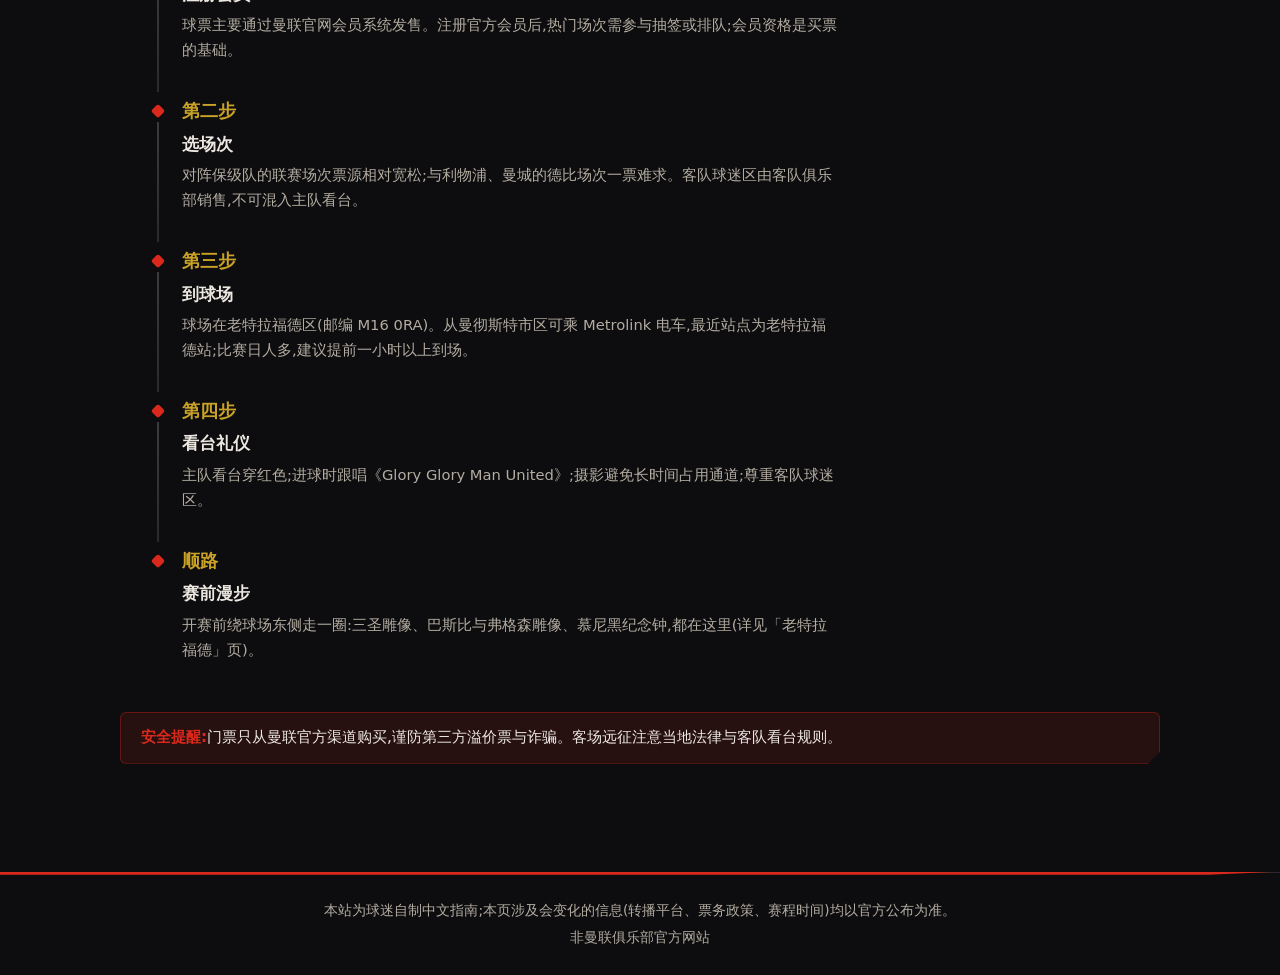
<file: watch.html>
<!DOCTYPE html>
<html lang="zh-CN">
<head>
  <meta charset="UTF-8">
  <meta name="viewport" content="width=device-width, initial-scale=1.0">
  <title>观赛指南 | 曼联球迷指南</title>
  <meta name="description" content="曼联观赛指南:时差与开球时间、国内直播平台、老特拉福德门票与观赛攻略。">
  <meta property="og:type" content="website">
  <meta property="og:site_name" content="曼联球迷指南">
  <meta property="og:title" content="观赛指南 | 曼联球迷指南">
  <meta property="og:image" content="https://yxtman.github.io/man/images/og-cover.png">
  <meta property="og:url" content="https://yxtman.github.io/man/watch.html">
  <meta property="og:description" content="曼联观赛指南:时差与开球时间、国内直播平台、老特拉福德门票与观赛攻略。">
  <meta property="og:locale" content="zh_CN">
  <meta name="twitter:card" content="summary_large_image">
  <link rel="canonical" href="https://yxtman.github.io/man/watch.html">
  <meta name="twitter:card" content="summary_large_image">
  <link rel="icon" href="data:image/svg+xml,%3Csvg xmlns='http://www.w3.org/2000/svg' viewBox='0 0 16 16'%3E%3Crect x='5' y='5' width='6' height='6' fill='%23DA291C' transform='rotate(45 8 8)'/%3E%3C/svg%3E">
  <link rel="stylesheet" href="css/style.css">
</head>
<body>

<header class="site-header">
  <div class="container header-inner">
    <a class="logo" href="index.html"><em>MANCHESTER UNITED</em><span>曼联指南</span></a>
    <button type="button" class="nav-toggle" id="navToggle" aria-label="打开菜单" aria-controls="siteNav" aria-expanded="false">菜单</button>
    <nav class="site-nav" id="siteNav" aria-label="主导航">
      <a href="index.html">首页</a>
      <a href="history.html">历史与荣耀</a>
      <a href="legends.html">传奇与时刻</a>
      <a href="theater.html">老特拉福德</a>
      <a href="culture.html">球迷文化</a>
      <a href="team.html">球队现状</a>
      <a href="records.html">数据档案</a>
      <a href="classics.html">名局青训</a>
      <a href="watch.html" class="active" aria-current="page">观赛指南</a>
    </nav>
  </div>
</header>

<main>

  <section class="hero">
    <div class="container">
      <h1>观赛指南</h1>
      <p>从北京时间到老特拉福德,一条路看完。</p>
    </div>
  </section>

  <!-- 时差与开球时间 -->
  <section class="section">
    <div class="container">
      <h2 class="section-title">时差与开球时间</h2>
      <p class="section-desc">曼彻斯特与中国相差 7-8 小时:冬令时(约 10 月底至 3 月底)差 8 小时,夏令时差 7 小时。以下为常见开球时段的北京时间对照(冬令时示例,以官方赛程为准)。</p>
      <div class="table-wrap">
        <table>
          <tr><th>伦敦开球(当地时间)</th><th>北京时间</th><th>常见场次类型</th></tr>
          <tr><td>12:30</td><td>20:30</td><td>周六/周日早场</td></tr>
          <tr><td>15:00</td><td>23:00</td><td>周六下午档(传统时间)</td></tr>
          <tr><td>17:30</td><td>次日 01:30</td><td>周六晚场</td></tr>
          <tr><td>20:00 / 20:45</td><td>次日 04:00 / 04:45</td><td>周中或周日晚场</td></tr>
        </table>
      </div>
      <div class="callout tip">
        <strong>夏令时注意:</strong>3 月底至 10 月底时差为 7 小时,上述北京时间各减 1 小时。欧洲比赛(欧冠等)开球更晚,深夜看球是常态。
      </div>
    </div>
  </section>

  <!-- 国内怎么看 -->
  <section class="section">
    <div class="container">
      <h2 class="section-title">国内怎么看直播</h2>
      <div class="grid">
        <div class="card"><h3>英超直播</h3><p>国内主流观赛平台为<b>咪咕视频、爱奇艺体育</b>等(版权归属每年可能变化,以平台公布为准)。</p></div>
        <div class="card"><h3>欧冠与杯赛</h3><p>欧冠、足总杯等赛事版权同样每年变动,开赛前在平台内搜索「曼联」即可确认。</p></div>
        <div class="card"><h3>集锦与资讯</h3><p>曼联官网(manutd.com)提供官方集锦与新闻;国内各平台亦有官方账号。</p></div>
        <div class="card"><h3>线下看球</h3><p>各大城市常有曼联球迷会与酒吧看球据点,深夜场次尤其热闹——找组织,搜「你所在城市 + 曼联球迷会」。</p></div>
      </div>
    </div>
  </section>

  <!-- 门票与观赛 -->
  <section class="section">
    <div class="container">
      <h2 class="section-title">老特拉福德观赛</h2>
      <p class="section-desc">想在梦剧场看一场现场,以下常识先收好(一切以曼联官网为准)。</p>
      <ul class="timeline">
        <li><span class="year">第一步</span><h3>注册会员</h3><p>球票主要通过曼联官网会员系统发售。注册官方会员后,热门场次需参与抽签或排队;会员资格是买票的基础。</p></li>
        <li><span class="year">第二步</span><h3>选场次</h3><p>对阵保级队的联赛场次票源相对宽松;与利物浦、曼城的德比场次一票难求。客队球迷区由客队俱乐部销售,不可混入主队看台。</p></li>
        <li><span class="year">第三步</span><h3>到球场</h3><p>球场在老特拉福德区(邮编 M16 0RA)。从曼彻斯特市区可乘 Metrolink 电车,最近站点为老特拉福德站;比赛日人多,建议提前一小时以上到场。</p></li>
        <li><span class="year">第四步</span><h3>看台礼仪</h3><p>主队看台穿红色;进球时跟唱《Glory Glory Man United》;摄影避免长时间占用通道;尊重客队球迷区。</p></li>
        <li><span class="year">顺路</span><h3>赛前漫步</h3><p>开赛前绕球场东侧走一圈:三圣雕像、巴斯比与弗格森雕像、慕尼黑纪念钟,都在这里(详见「老特拉福德」页)。</p></li>
      </ul>
      <div class="callout">
        <strong>安全提醒:</strong>门票只从曼联官方渠道购买,谨防第三方溢价票与诈骗。客场远征注意当地法律与客队看台规则。
      </div>
    </div>
  </section>

</main>

<footer class="site-footer">
  <div class="container">
    <p>本站为球迷自制中文指南;本页涉及会变化的信息(转播平台、票务政策、赛程时间)均以官方公布为准。</p>
    <p>非曼联俱乐部官方网站</p>
  </div>
</footer>

<script src="js/main.js"></script>
</body>
</html>
</file>
<file: css/style.css>
/* ============================================================
   曼联中文球迷指南 — 共享样式
   深色红金史诗风 · impeccable 工艺体系
   几何语言:菱形徽记 / 球场中圈弧线 / 斜切角 / 边线分隔
   ============================================================ */

:root {
  /* 品牌色(曼联红拥有明确角色:主操作、关键数据、焦点时刻) */
  --bg: #0d0d0f;
  --bg-2: #141416;
  --card: #1a1a1d;
  --card-hover: #212125;
  --line: #2a2a2e;
  --line-strong: #3a3a40;
  --text: #ece8e1;
  --muted: #b3aca1;
  --accent: #da291c;
  --accent-soft: rgba(218, 41, 28, 0.12);
  --gold: #c9a227;
  --gold-soft: rgba(201, 162, 39, 0.1);

  /* 间距刻度(4 单位基数) */
  --sp-1: 4px;
  --sp-2: 8px;
  --sp-3: 12px;
  --sp-4: 16px;
  --sp-5: 20px;
  --sp-6: 24px;
  --sp-7: 32px;
  --sp-8: 48px;
  --sp-9: 64px;

  /* 字体角色 */
  --font-body: system-ui, -apple-system, "Segoe UI", "Microsoft YaHei", "PingFang SC", sans-serif;
  --font-display: Georgia, "Times New Roman", "Songti SC", serif;
}

* { box-sizing: border-box; margin: 0; padding: 0; }

html { scroll-behavior: smooth; }

body {
  font-family: var(--font-body);
  background: var(--bg);
  color: var(--text);
  line-height: 1.7;
  font-size: 16px;
}

body.nav-open { overflow: hidden; }

.container { max-width: 1080px; margin: 0 auto; padding: 0 20px; }

a { color: var(--accent); text-decoration: none; text-underline-offset: 3px; }
a:hover { text-decoration: underline; }

/* ---------------- 浏览器表面定制 ---------------- */

::selection { background: var(--accent); color: #0d0d0f; }

:focus-visible {
  outline: 2px solid var(--accent);
  outline-offset: 2px;
}

html { scrollbar-color: var(--line) var(--bg); scrollbar-width: thin; }
::-webkit-scrollbar { width: 10px; height: 10px; }
::-webkit-scrollbar-track { background: var(--bg); }
::-webkit-scrollbar-thumb { background: var(--line); border-radius: 5px; border: 2px solid var(--bg); }
::-webkit-scrollbar-thumb:hover { background: var(--accent); }

table { font-variant-numeric: tabular-nums; }

/* ---------------- 页头导航 ---------------- */

.site-header {
  position: sticky;
  top: 0;
  z-index: 100;
  background: rgba(13, 13, 15, 0.92);
  -webkit-backdrop-filter: blur(8px);
  backdrop-filter: blur(8px);
  border-bottom: 1px solid var(--line);
}

.header-inner {
  display: flex;
  align-items: center;
  justify-content: space-between;
  flex-wrap: wrap;
  gap: 8px 16px;
  min-height: 60px;
  padding-top: 8px;
  padding-bottom: 8px;
}

.logo {
  font-weight: 800;
  font-size: 1.1rem;
  letter-spacing: 0.5px;
  color: var(--text);
  white-space: nowrap;
  display: flex;
  align-items: baseline;
  gap: 10px;
}
.logo em {
  font-style: normal;
  font-family: var(--font-display);
  font-size: 0.62em;
  letter-spacing: 0.18em;
  color: var(--gold);
  text-transform: uppercase;
}
.logo span { color: var(--accent); }

.site-nav {
  display: flex;
  gap: 4px;
  align-items: center;
  flex-wrap: wrap;
}

.site-nav a {
  color: var(--muted);
  padding: 6px 10px;
  border-radius: 4px;
  font-size: 0.92rem;
  white-space: nowrap;
  clip-path: polygon(0 0, 100% 0, 100% calc(100% - 6px), calc(100% - 6px) 100%, 0 100%);
}
.site-nav a:hover { color: var(--text); text-decoration: none; background: var(--card); }
.site-nav a.active {
  position: relative;
  color: var(--accent);
  font-weight: 700;
}
.site-nav a.active::after {
  content: "";
  position: absolute;
  left: 10px;
  right: 10px;
  bottom: 3px;
  height: 2px;
  background: var(--accent);
  clip-path: polygon(0 0, 100% 0, calc(100% - 4px) 100%, 0 100%);
}

.nav-toggle {
  display: none;
  background: none;
  border: 1px solid var(--line);
  color: var(--text);
  font-size: 1.2rem;
  padding: 4px 12px;
  border-radius: 4px;
  cursor: pointer;
}

/* ---------------- Hero 区 ---------------- */

.hero {
  padding: 72px 0 96px;
  background: var(--bg-2);
  clip-path: polygon(0 0, 100% 0, 100% calc(100% - 48px), 0 100%);
  border-bottom: 1px solid var(--line);
}
.hero { text-align: center; }
.hero-home { text-align: left; }

.hero-grid {
  display: grid;
  grid-template-columns: minmax(0, 1fr) 320px;
  gap: var(--sp-9);
  align-items: center;
}

.hero-copy h1,
.hero h1 {
  font-size: clamp(2.2rem, 5.2vw, 3.4rem);
  font-weight: 800;
  letter-spacing: -0.02em;
  line-height: 1.15;
}
.hero h1::before {
  content: "";
  display: block;
  width: 13px;
  height: 13px;
  margin: 0 auto 20px;
  background: var(--accent);
  border-radius: 2px;
  transform: rotate(45deg);
}
.hero-copy h1::before { margin: 0 0 20px; }
.hero h1 em { color: var(--accent); font-style: normal; }
.hero p {
  max-width: 600px;
  margin: 14px auto 0;
  color: var(--muted);
  font-size: 1.05rem;
}
.hero-copy p { margin: 16px 0 0; }

/* 唯一编排的焦点时刻:球场线揭示入场 */
.hero-copy h1 {
  animation: rise-in 0.5s cubic-bezier(0.16, 1, 0.3, 1) both;
}
.pitch-art {
  animation: pitch-reveal 0.8s 0.12s cubic-bezier(0.16, 1, 0.3, 1) both;
}
@keyframes rise-in {
  from { opacity: 0; transform: translateY(14px); }
  to { opacity: 1; transform: none; }
}
@keyframes pitch-reveal {
  from { clip-path: inset(0 0 100% 0); filter: brightness(2.2); }
  to { clip-path: inset(0 0 0 0); filter: brightness(1); }
}
@media (prefers-reduced-motion: reduce) {
  .hero-copy h1, .pitch-art { animation: none; }
  html { scroll-behavior: auto; }
}

.pitch-art svg {
  width: 100%;
  height: auto;
  display: block;
}

/* ---------------- 数据条(核心数据) ---------------- */

.stat-strip-wrap {
  margin-top: -32px;
  position: relative;
  z-index: 2;
}

.stat-strip {
  display: grid;
  grid-template-columns: repeat(3, 1fr);
  border: 1px solid var(--line);
  background: var(--card);
  clip-path: polygon(0 0, 100% 0, 100% calc(100% - 12px), calc(100% - 12px) 100%, 0 100%);
}
.stat-strip > div {
  padding: var(--sp-5) var(--sp-6);
  border-right: 1px solid var(--line);
}
.stat-strip > div:last-child { border-right: none; }
.stat-strip .num {
  font-family: var(--font-display);
  font-size: 2.4rem;
  font-weight: 700;
  color: var(--gold);
  line-height: 1.1;
  letter-spacing: -0.02em;
  font-variant-numeric: tabular-nums;
}
.stat-strip .num.red { color: var(--accent); }
.stat-strip .label {
  margin-top: 4px;
  font-size: 0.85rem;
  color: var(--muted);
  letter-spacing: 0.06em;
}

/* ---------------- 章节 ---------------- */

.section { padding: var(--sp-8) 0; }
.section + .section { border-top: 1px solid var(--line); }
.section-flush { padding-top: 0; }

.section-title {
  font-size: 1.75rem;
  font-weight: 800;
  letter-spacing: -0.02em;
  margin-bottom: var(--sp-2);
  display: flex;
  align-items: center;
  gap: 12px;
}
.section-title::before {
  content: "";
  width: 11px;
  height: 11px;
  background: var(--accent);
  border-radius: 2px;
  transform: rotate(45deg);
  flex-shrink: 0;
}

.section-desc { color: var(--muted); margin-bottom: var(--sp-6); max-width: 65ch; }

.subhead { margin: var(--sp-6) 0 var(--sp-2); font-size: 1.2rem; }

/* ---------------- 卡片 ---------------- */

.grid {
  display: grid;
  grid-template-columns: repeat(auto-fill, minmax(250px, 1fr));
  gap: var(--sp-4);
}

.card {
  position: relative;
  background: var(--card);
  border: 1px solid var(--line);
  border-radius: 6px;
  padding: var(--sp-5);
  transition: border-color 0.15s ease, background 0.15s ease;
  clip-path: polygon(0 0, 100% 0, 100% calc(100% - 16px), calc(100% - 16px) 100%, 0 100%);
}
.card:hover {
  border-color: var(--accent);
  background: var(--card-hover);
}
.card h3 { font-size: 1.05rem; margin-bottom: 6px; }
.card p { color: var(--muted); font-size: 0.92rem; }
.card p b { color: var(--text); font-weight: 600; }

.card .kicker-num {
  font-family: var(--font-display);
  font-size: 1.8rem;
  font-weight: 700;
  color: var(--gold);
  line-height: 1;
  margin-bottom: var(--sp-3);
  font-variant-numeric: tabular-nums;
}

/* 板块导航大卡(首页) */
.section-card {
  display: block;
  background: var(--card);
  border: 1px solid var(--line);
  border-radius: 6px;
  padding: var(--sp-6);
  text-decoration: none;
  color: var(--text);
  clip-path: polygon(0 0, 100% 0, 100% calc(100% - 20px), calc(100% - 20px) 100%, 0 100%);
  transition: border-color 0.15s ease, background 0.15s ease;
}
.section-card:hover { border-color: var(--accent); background: var(--card-hover); text-decoration: none; }
.section-card h3 { font-size: 1.2rem; margin-bottom: 4px; }
.section-card p { color: var(--muted); font-size: 0.92rem; }
.section-card .go { display: inline-block; margin-top: var(--sp-3); color: var(--accent); font-weight: 700; font-size: 0.9rem; }

/* ---------------- 传奇球员卡 ---------------- */

.legend-card {
  position: relative;
  background: var(--card);
  border: 1px solid var(--line);
  border-radius: 6px;
  padding: var(--sp-5);
  overflow: hidden;
  clip-path: polygon(0 0, 100% 0, 100% calc(100% - 16px), calc(100% - 16px) 100%, 0 100%);
  transition: border-color 0.15s ease;
}
.legend-card:hover { border-color: var(--accent); }
.legend-card .no {
  position: absolute;
  top: -6px;
  right: 8px;
  font-family: var(--font-display);
  font-size: 4.6rem;
  font-weight: 700;
  line-height: 1;
  color: rgba(218, 41, 28, 0.14);
  font-variant-numeric: tabular-nums;
}
.legend-card h3 { font-size: 1.15rem; margin-bottom: 2px; }
.legend-card .era {
  font-size: 0.78rem;
  letter-spacing: 0.1em;
  color: var(--gold);
  font-family: var(--font-display);
  font-variant-numeric: tabular-nums;
}
.legend-card p { color: var(--muted); font-size: 0.9rem; margin-top: var(--sp-3); }

/* ---------------- 时间线(菱形节点) ---------------- */

.timeline { list-style: none; }
.timeline li {
  position: relative;
  padding: 0 0 30px 40px;
}
.timeline li::before {
  content: "";
  position: absolute;
  left: 11px;
  top: 10px;
  width: 10px;
  height: 10px;
  border-radius: 2px;
  background: var(--accent);
  transform: rotate(45deg);
}
.timeline li.gold::before { background: var(--gold); }
.timeline li::after {
  content: "";
  position: absolute;
  left: 15px;
  top: 26px;
  bottom: 0;
  width: 2px;
  background: linear-gradient(var(--line-strong), var(--line));
}
.timeline li:last-child::after { display: none; }
.timeline .year {
  font-family: var(--font-display);
  font-weight: 700;
  font-size: 1.15rem;
  color: var(--gold);
  font-variant-numeric: tabular-nums;
}
.timeline .year.red { color: var(--accent); }
.timeline h3 { font-size: 1.05rem; margin: 2px 0 4px; }
.timeline p { color: var(--muted); font-size: 0.92rem; max-width: 70ch; }
.timeline p b { color: var(--text); }

/* ---------------- 引语块 ---------------- */

.quote {
  position: relative;
  padding: var(--sp-6) var(--sp-7) var(--sp-6) 64px;
  border: 1px solid var(--line);
  border-radius: 6px;
  background: var(--card);
  clip-path: polygon(0 0, 100% 0, 100% calc(100% - 16px), calc(100% - 16px) 100%, 0 100%);
}
.quote::before {
  content: "";
  position: absolute;
  left: 24px;
  top: 26px;
  width: 11px;
  height: 11px;
  background: var(--gold);
  border-radius: 2px;
  transform: rotate(45deg);
}
.quote blockquote {
  font-size: 1.15rem;
  line-height: 1.8;
  color: var(--text);
  max-width: 55ch;
}
.quote cite {
  display: block;
  margin-top: var(--sp-3);
  font-style: normal;
  font-size: 0.85rem;
  color: var(--muted);
}

/* ---------------- 荣誉墙 ---------------- */

.honor {
  display: grid;
  grid-template-columns: repeat(auto-fill, minmax(150px, 1fr));
  gap: var(--sp-4);
}
.honor-item {
  border: 1px solid var(--line);
  border-radius: 6px;
  background: var(--card);
  padding: var(--sp-5) var(--sp-4);
  text-align: center;
  clip-path: polygon(0 0, 100% 0, 100% calc(100% - 10px), calc(100% - 10px) 100%, 0 100%);
}
.honor-item .num {
  font-family: var(--font-display);
  font-size: 2.6rem;
  font-weight: 700;
  color: var(--gold);
  line-height: 1.1;
  font-variant-numeric: tabular-nums;
}
.honor-item .name { margin-top: 6px; font-size: 0.9rem; color: var(--text); font-weight: 600; }
.honor-item .sub { font-size: 0.75rem; color: var(--muted); }

/* ---------------- 表格与提示框 ---------------- */

.table-wrap { overflow-x: auto; margin: 18px 0; }

table {
  width: 100%;
  border-collapse: collapse;
  font-size: 0.92rem;
  background: var(--card);
  border-radius: 6px;
  overflow: hidden;
}
th, td { padding: 10px 14px; text-align: left; border-bottom: 1px solid var(--line); }
th { background: var(--bg-2); font-weight: 700; white-space: nowrap; }
tr:last-child td { border-bottom: none; }
td { color: var(--text); }

.callout {
  border: 1px solid rgba(218, 41, 28, 0.35);
  background: var(--accent-soft);
  padding: var(--sp-3) var(--sp-5);
  border-radius: 6px;
  margin: var(--sp-5) 0;
  font-size: 0.95rem;
  clip-path: polygon(0 0, 100% 0, 100% calc(100% - 12px), calc(100% - 12px) 100%, 0 100%);
}
.callout strong { color: var(--accent); }
.callout.tip {
  border-color: rgba(201, 162, 39, 0.35);
  background: var(--gold-soft);
}
.callout.tip strong { color: var(--gold); }

ol, ul { padding-left: 22px; margin: 8px 0; }
ol li, ul li { margin: 4px 0; }

/* ---------------- 照片(自由许可,署名在说明行) ---------------- */

.figure {
  margin: var(--sp-6) 0;
  border: 1px solid var(--line);
  border-radius: 6px;
  background: var(--card);
  overflow: hidden;
  clip-path: polygon(0 0, 100% 0, 100% calc(100% - 16px), calc(100% - 16px) 100%, 0 100%);
}
.figure img {
  display: block;
  width: 100%;
  height: auto;
  filter: saturate(0.9) contrast(1.05);
}
.figure figcaption {
  padding: 12px 16px;
  font-size: 0.88rem;
  color: var(--muted);
  border-top: 1px solid var(--line);
}
.figure figcaption .credit {
  display: block;
  margin-top: 2px;
  font-size: 0.72rem;
  color: #8a8478;
}
.figure figcaption .credit a { color: #8a8478; text-decoration: underline; text-underline-offset: 2px; }

.photo-duo {
  display: grid;
  grid-template-columns: 1fr 1fr;
  gap: var(--sp-4);
  align-items: start;
}
.photo-duo .figure { margin: 0; }

@media (max-width: 720px) {
  .photo-duo { grid-template-columns: 1fr; }
}

/* ---------------- 页脚 ---------------- */

.site-footer {
  position: relative;
  border-top: 1px solid var(--line);
  padding: 26px 0;
  margin-top: 40px;
  text-align: center;
  color: var(--muted);
  font-size: 0.85rem;
}
.site-footer::before {
  content: "";
  position: absolute;
  top: -1px;
  left: 0;
  right: 0;
  height: 3px;
  background: var(--accent);
  clip-path: polygon(0 0, 100% 0, calc(100% - 72px) 100%, 0 100%);
}
.site-footer p + p { margin-top: 4px; }

/* ---------------- 响应式 ---------------- */

@media (max-width: 980px) {
  .site-nav a { padding: 6px 8px; font-size: 0.84rem; }
  .hero-grid { grid-template-columns: 1fr; gap: var(--sp-6); text-align: center; }
  .hero-copy h1::before { margin: 0 auto 20px; }
  .hero-copy p { margin: 14px auto 0; }
  .pitch-art { max-width: 320px; margin: 0 auto; }
}

@media (max-width: 820px) {
  .nav-toggle { display: block; }

  .site-nav {
    display: none;
    position: absolute;
    top: 60px;
    left: 0;
    right: 0;
    flex-direction: column;
    align-items: stretch;
    background: var(--bg-2);
    border-bottom: 1px solid var(--line);
    padding: 10px 20px 16px;
  }
  .site-nav.open { display: flex; }
  .site-nav a { padding: 10px 8px; font-size: 1rem; }

  .hero { padding: 44px 0 88px; }
  .section { padding: 34px 0; }

  .stat-strip { grid-template-columns: 1fr; }
  .stat-strip > div { border-right: none; border-bottom: 1px solid var(--line); }
  .stat-strip > div:last-child { border-bottom: none; }
}
</file>
